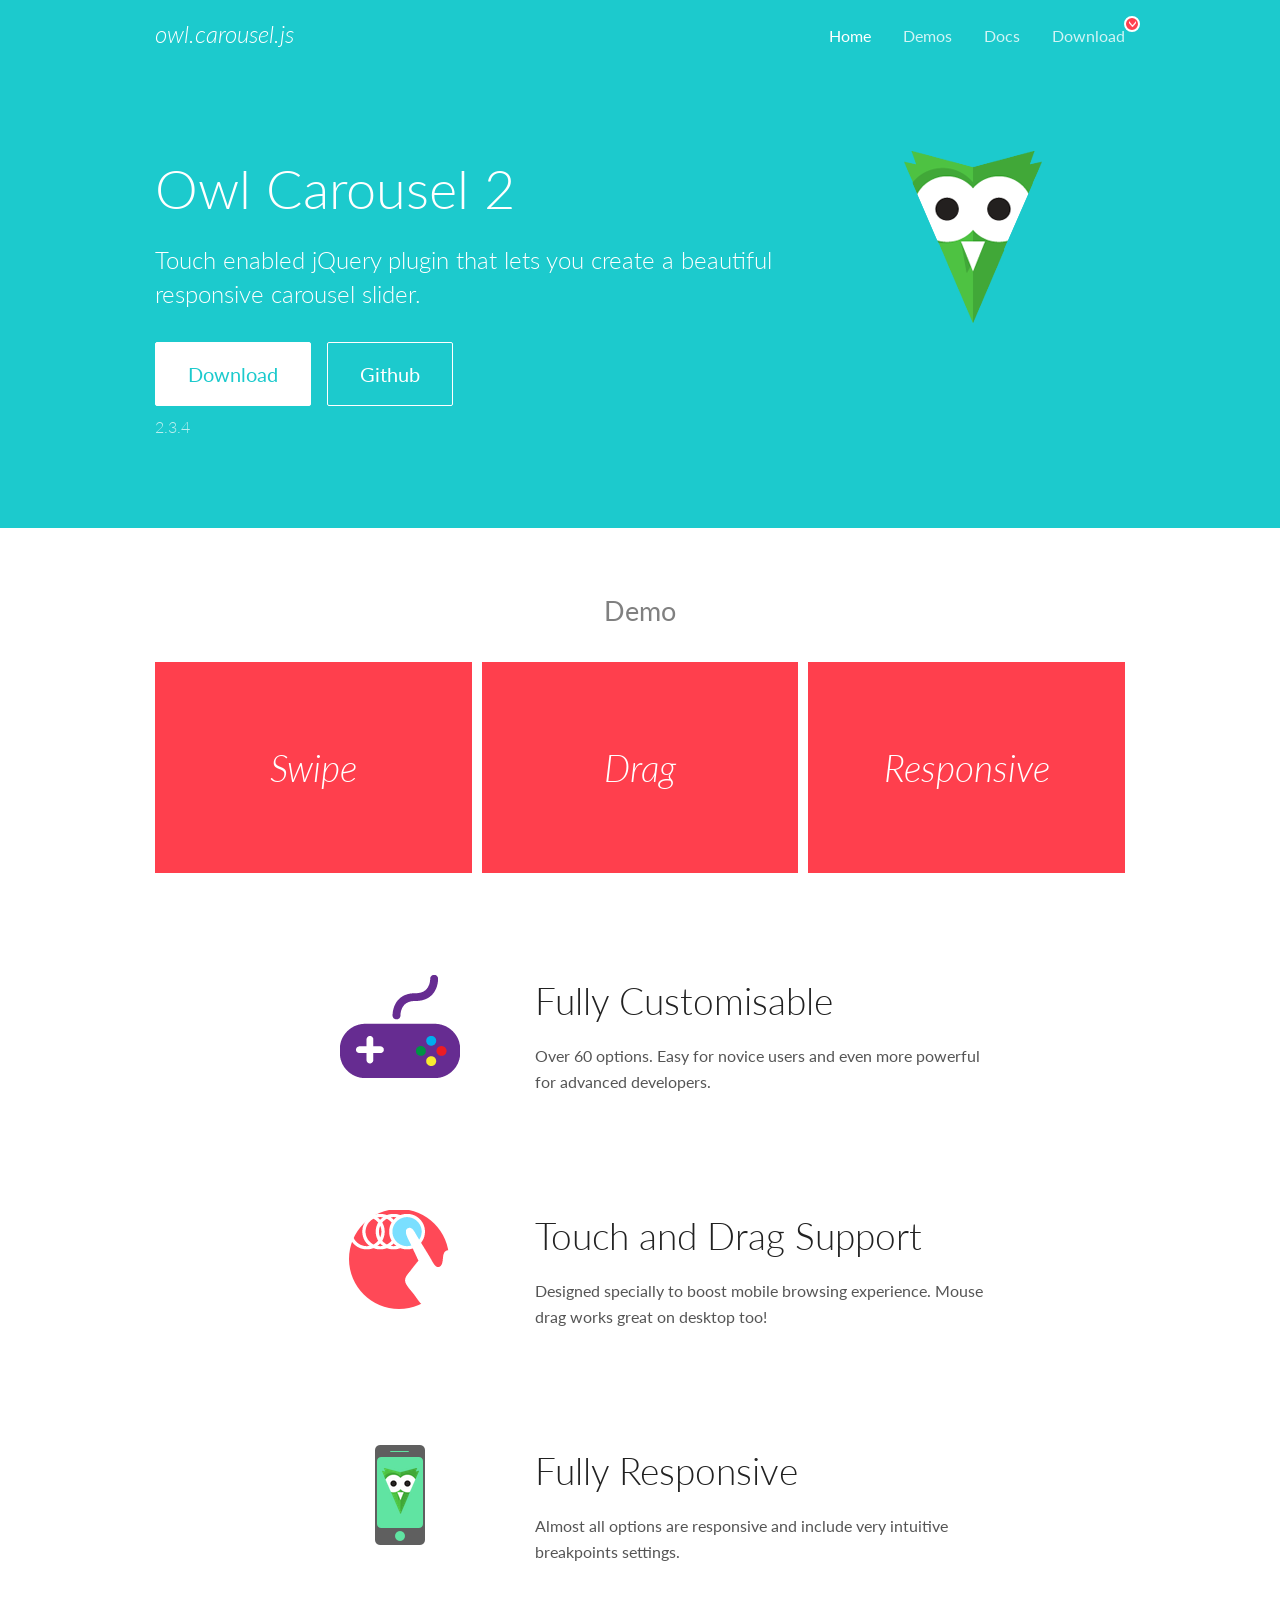
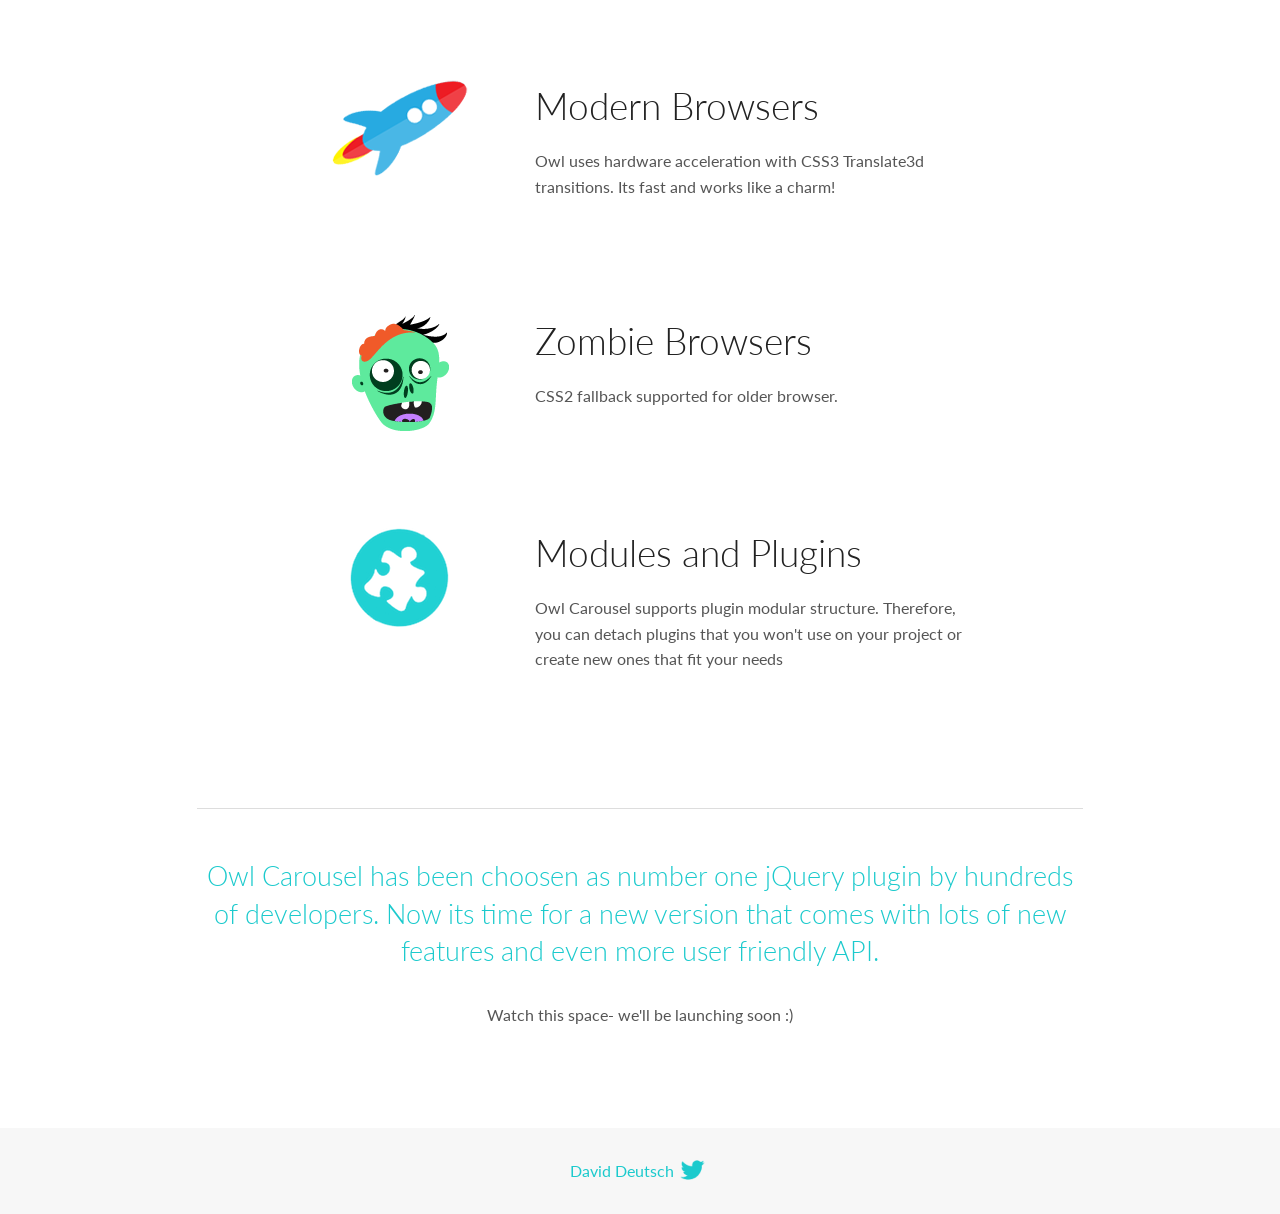
<file: vendor/owlcarousel/docs/index.html>
<!DOCTYPE html>
<html lang="en">
  <head>

    <!-- head -->
    <meta charset="utf-8">
    <meta name="msapplication-tap-highlight" content="no" />
    <meta name="viewport" content="width=device-width, initial-scale=1.0" />
    <meta name="description" content="Touch enabled jQuery plugin that lets you create beautiful responsive carousel slider.">
    <meta name="author" content="David Deutsch">
    <title>
      Home | Owl Carousel | 2.3.4
    </title>

    <!-- Stylesheets -->
    <link href='https://fonts.googleapis.com/css?family=Lato:300,400,700,400italic,300italic' rel='stylesheet' type='text/css'>
    <link rel="stylesheet" href="assets/css/docs.theme.min.css">

    <!-- Owl Stylesheets -->
    <link rel="stylesheet" href="assets/owlcarousel/assets/owl.carousel.min.css">
    <link rel="stylesheet" href="assets/owlcarousel/assets/owl.theme.default.min.css">

    <!-- HTML5 shim and Respond.js IE8 support of HTML5 elements and media queries -->

    <!--[if lt IE 9]>
      <script src="https://oss.maxcdn.com/libs/html5shiv/3.7.0/html5shiv.js"></script>
      <script src="https://oss.maxcdn.com/libs/respond.js/1.3.0/respond.min.js"></script>
    <![endif]-->

    <!-- Favicons -->
    <link rel="apple-touch-icon-precomposed" sizes="144x144" href="assets/ico/apple-touch-icon-144-precomposed.png">
    <link rel="shortcut icon" href="assets/ico/favicon.png">
    <link rel="shortcut icon" href="favicon.ico">

    <!-- Yeah i know js should not be in header. Its required for demos.-->

    <!-- javascript -->
    <script src="assets/vendors/jquery.min.js"></script>
    <script src="assets/owlcarousel/owl.carousel.js"></script>
  </head>
  <body>

    <!-- header -->
    <header class="header">
      <div class="row">
        <div class="large-12 columns">
          <div class="brand left">
            <h3>
              <a href="/OwlCarousel2/">owl.carousel.js</a> 
            </h3>
          </div>
          <a id="toggle-nav" class="right">
            <span></span> <span></span> <span></span> 
          </a> 
          <div class="nav-bar">
            <ul class="clearfix">
              <li class="active">
                <a href="/OwlCarousel2/index.html">Home</a> 
              </li>
              <li> <a href="/OwlCarousel2/demos/demos.html">Demos</a>  </li>
              <li> <a href="/OwlCarousel2/docs/started-welcome.html">Docs</a>  </li>
              <li>
                <a href="https://github.com/OwlCarousel2/OwlCarousel2/archive/2.3.4.zip">Download</a> 
                <span class="download"></span> 
              </li>
            </ul>
          </div>
        </div>
      </div>
    </header>

    <!-- home panel -->
    <section id="hero">
      <div class="row">
        <div class="large-8 medium-8 columns">
          <h1>Owl Carousel 2</h1>
          <h4>Touch enabled jQuery plugin that lets you create a beautiful responsive carousel slider.</h4>
          <a href="https://github.com/OwlCarousel2/OwlCarousel2/archive/2.3.4.zip" class="hero-button">Download</a> 
          <a href="https://github.com/OwlCarousel2/OwlCarousel2" class="hero-button outline">Github</a> 
          <p>2.3.4</p>
        </div>
        <div class="large-4 medium-4 columns">
          <img class="owl-logo" src="assets/img/owl-logo.png" alt="mr. Owl">
        </div>
      </div>
    </section>

    <!-- body -->
    <div class="home-demo">
      <div class="row">
        <div class="large-12 columns">
          <h3>Demo</h3>
          <div class="owl-carousel">
            <div class="item">
              <h2>Swipe</h2>
            </div>
            <div class="item">
              <h2>Drag</h2>
            </div>
            <div class="item">
              <h2>Responsive</h2>
            </div>
            <div class="item">
              <h2>CSS3</h2>
            </div>
            <div class="item">
              <h2>Fast</h2>
            </div>
            <div class="item">
              <h2>Easy</h2>
            </div>
            <div class="item">
              <h2>Free</h2>
            </div>
            <div class="item">
              <h2>Upgradable</h2>
            </div>
            <div class="item">
              <h2>Tons of options</h2>
            </div>
            <div class="item">
              <h2>Infinity</h2>
            </div>
            <div class="item">
              <h2>Auto Width</h2>
            </div>
          </div>
        </div>
      </div>
    </div>
    <script>
      var owl = $('.owl-carousel');
      owl.owlCarousel({
        margin: 10,
        loop: true,
        responsive: {
          0: {
            items: 1
          },
          600: {
            items: 2
          },
          1000: {
            items: 3
          }
        }
      })
    </script>

    <!-- features -->
    <div id="features">
      <div class="row">
        <div class="small-12 medium-9 small-centered columns">
          <section class="row feature">
            <div class="medium-4 small-12 columns">
              <img src="assets/img/feature-options.png" alt="">
            </div>
            <div class="medium-8 small-12 columns">
              <h2>Fully Customisable</h2>
              <p>Over 60 options. Easy for novice users and even more powerful for advanced developers.</p>
            </div>
          </section>
          <section class="row feature">
            <div class="medium-4 small-12 columns">
              <img src="assets/img/feature-drag.png" alt="">
            </div>
            <div class="medium-8 small-12 columns">
              <h2>Touch and Drag Support</h2>
              <p>Designed specially to boost mobile browsing experience. Mouse drag works great on desktop too!</p>
            </div>
          </section>
          <section class="row feature">
            <div class="medium-4 small-12 columns">
              <img src="assets/img/feature-responsive.png" alt="">
            </div>
            <div class="medium-8 small-12 columns">
              <h2>Fully Responsive</h2>
              <p>Almost all options are responsive and include very intuitive breakpoints settings.</p>
            </div>
          </section>
          <section class="row feature">
            <div class="medium-4 small-12 columns">
              <img src="assets/img/feature-modern.png" alt="">
            </div>
            <div class="medium-8 small-12 columns">
              <h2>Modern Browsers</h2>
              <p>Owl uses hardware acceleration with CSS3 Translate3d transitions. Its fast and works like a charm! </p>
            </div>
          </section>
          <section class="row feature">
            <div class="medium-4 small-12 columns">
              <img src="assets/img/feature-zombie.png" alt="">
            </div>
            <div class="medium-8 small-12 columns">
              <h2>Zombie Browsers</h2>
              <p>CSS2 fallback supported for older browser.</p>
            </div>
          </section>
          <section class="row feature">
            <div class="medium-4 small-12 columns">
              <img src="assets/img/feature-module.png" alt="">
            </div>
            <div class="medium-8 small-12 columns">
              <h2>Modules and Plugins</h2>
              <p>Owl Carousel supports plugin modular structure. Therefore, you can detach plugins that you won&#x27;t use on your project or create new ones that fit your needs</p>
            </div>
          </section>
        </div>
      </div>
    </div>

    <!-- footer -->
    <section id="teaser-text">
      <div class="row">
        <div class="small-12 medium-11 small-centered columns">
          <hr>
          <h3 id="owl-carousel-has-been-choosen-as-number-one-jquery-plugin-by-hundreds-of-developers-now-its-time-for-a-new-version-that-comes-with-lots-of-new-features-and-even-more-user-friendly-api-">Owl Carousel has been choosen as number one jQuery plugin by hundreds of developers. Now its time for a new version that comes with lots of new features and even more user friendly API.</h3>
          <p>Watch this space- we&#39;ll be launching soon :)</p>
        </div>
      </div>
    </section>

    <!-- footer -->
    <footer class="footer">
      <div class="row">
        <div class="large-12 columns">
          <h5>
            <a href="/OwlCarousel2/docs/support-contact.html">David Deutsch</a> 
            <a id="custom-tweet-button" href="https://twitter.com/share?url=https://github.com/OwlCarousel2/OwlCarousel2&text=Owl Carousel - This is so awesome! " target="_blank"></a> 
          </h5>
        </div>
      </div>
    </footer>

    <!-- vendors -->
    <script src="assets/vendors/highlight.js"></script>
    <script src="assets/js/app.js"></script>
  </body>
</html>
</file>
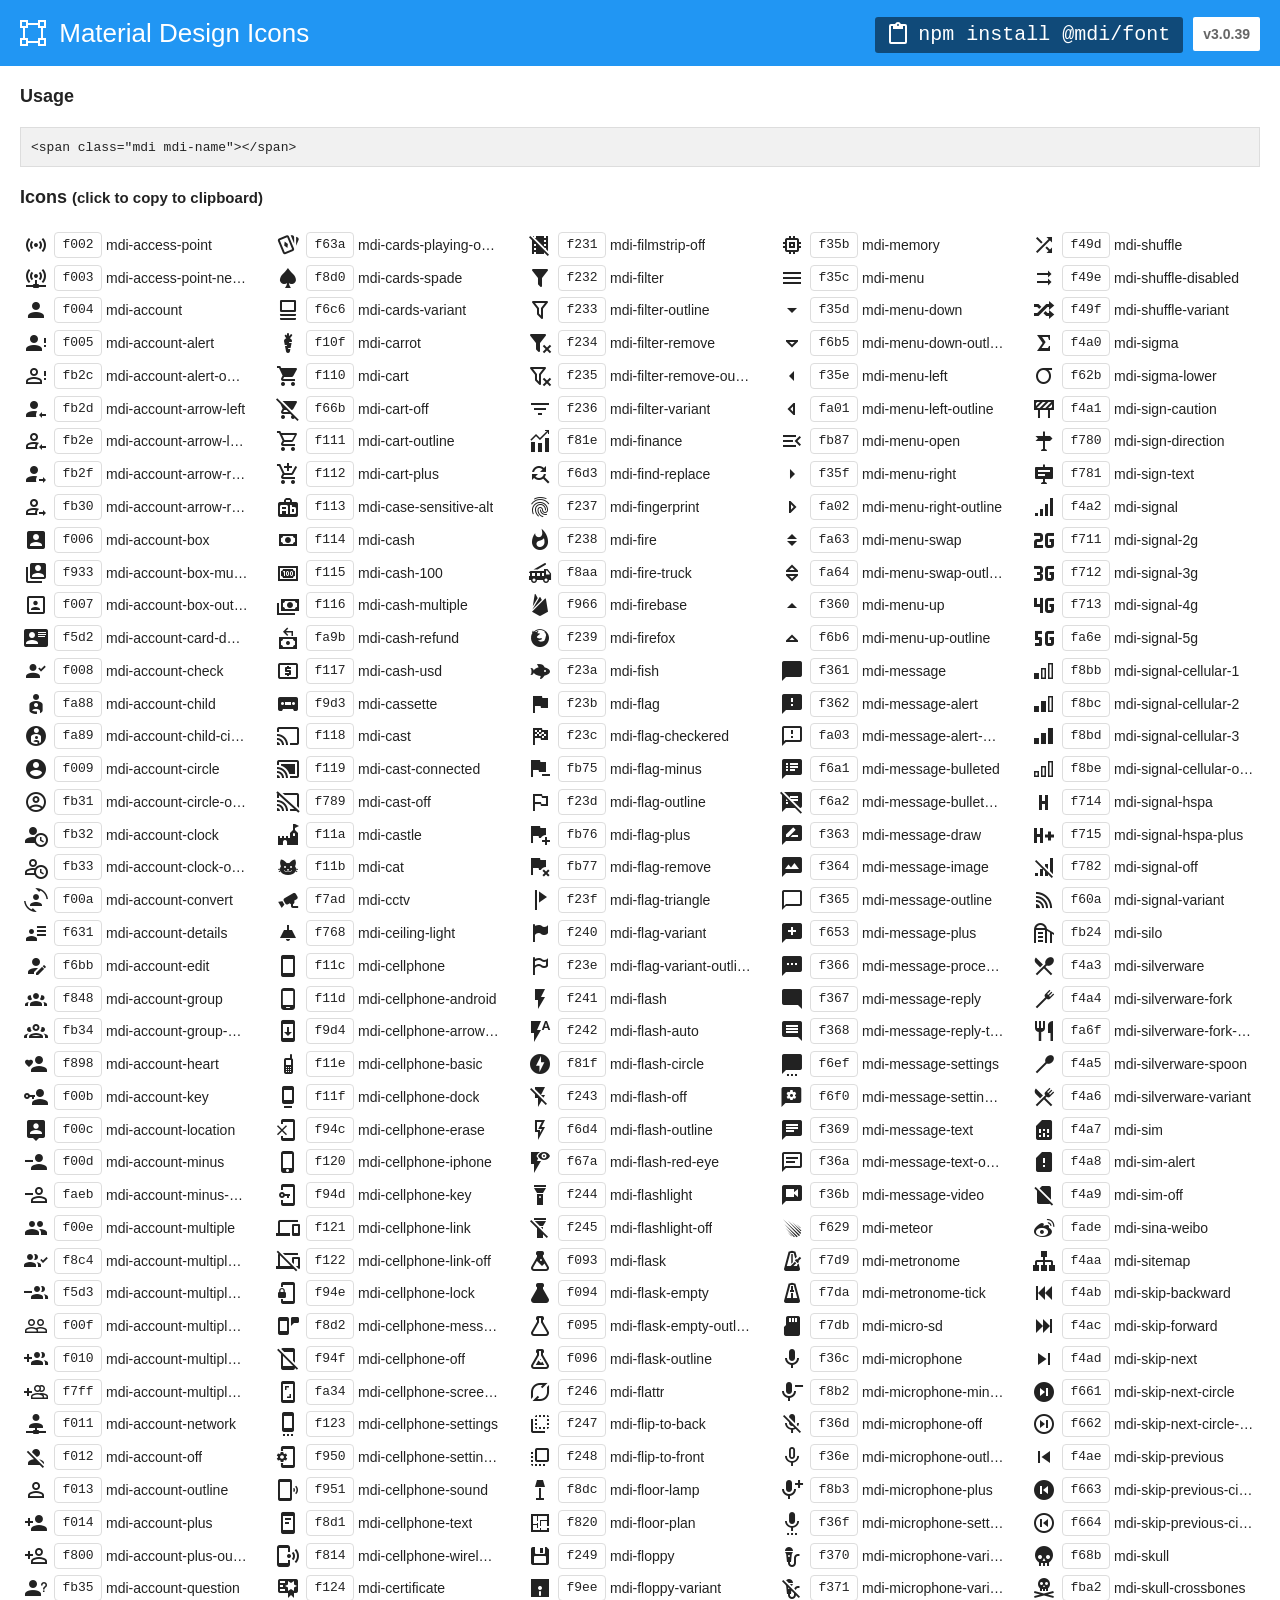
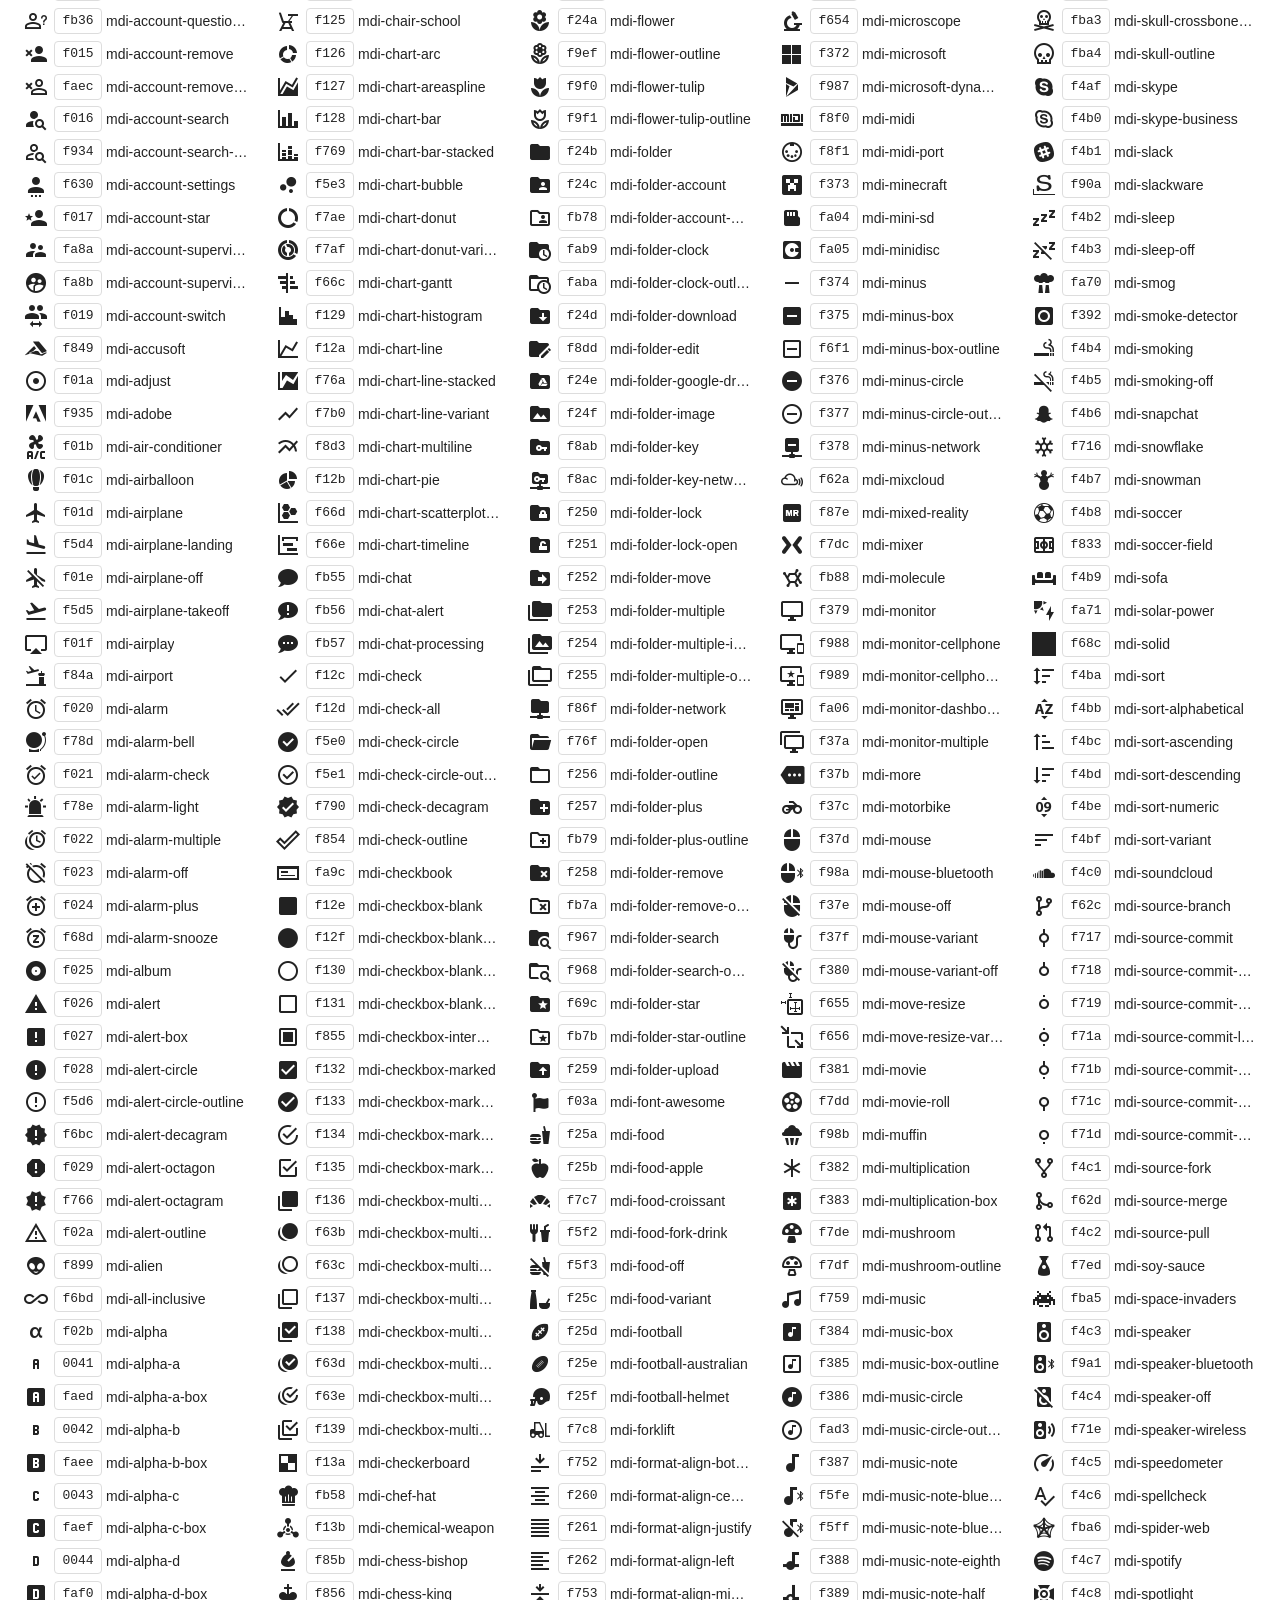
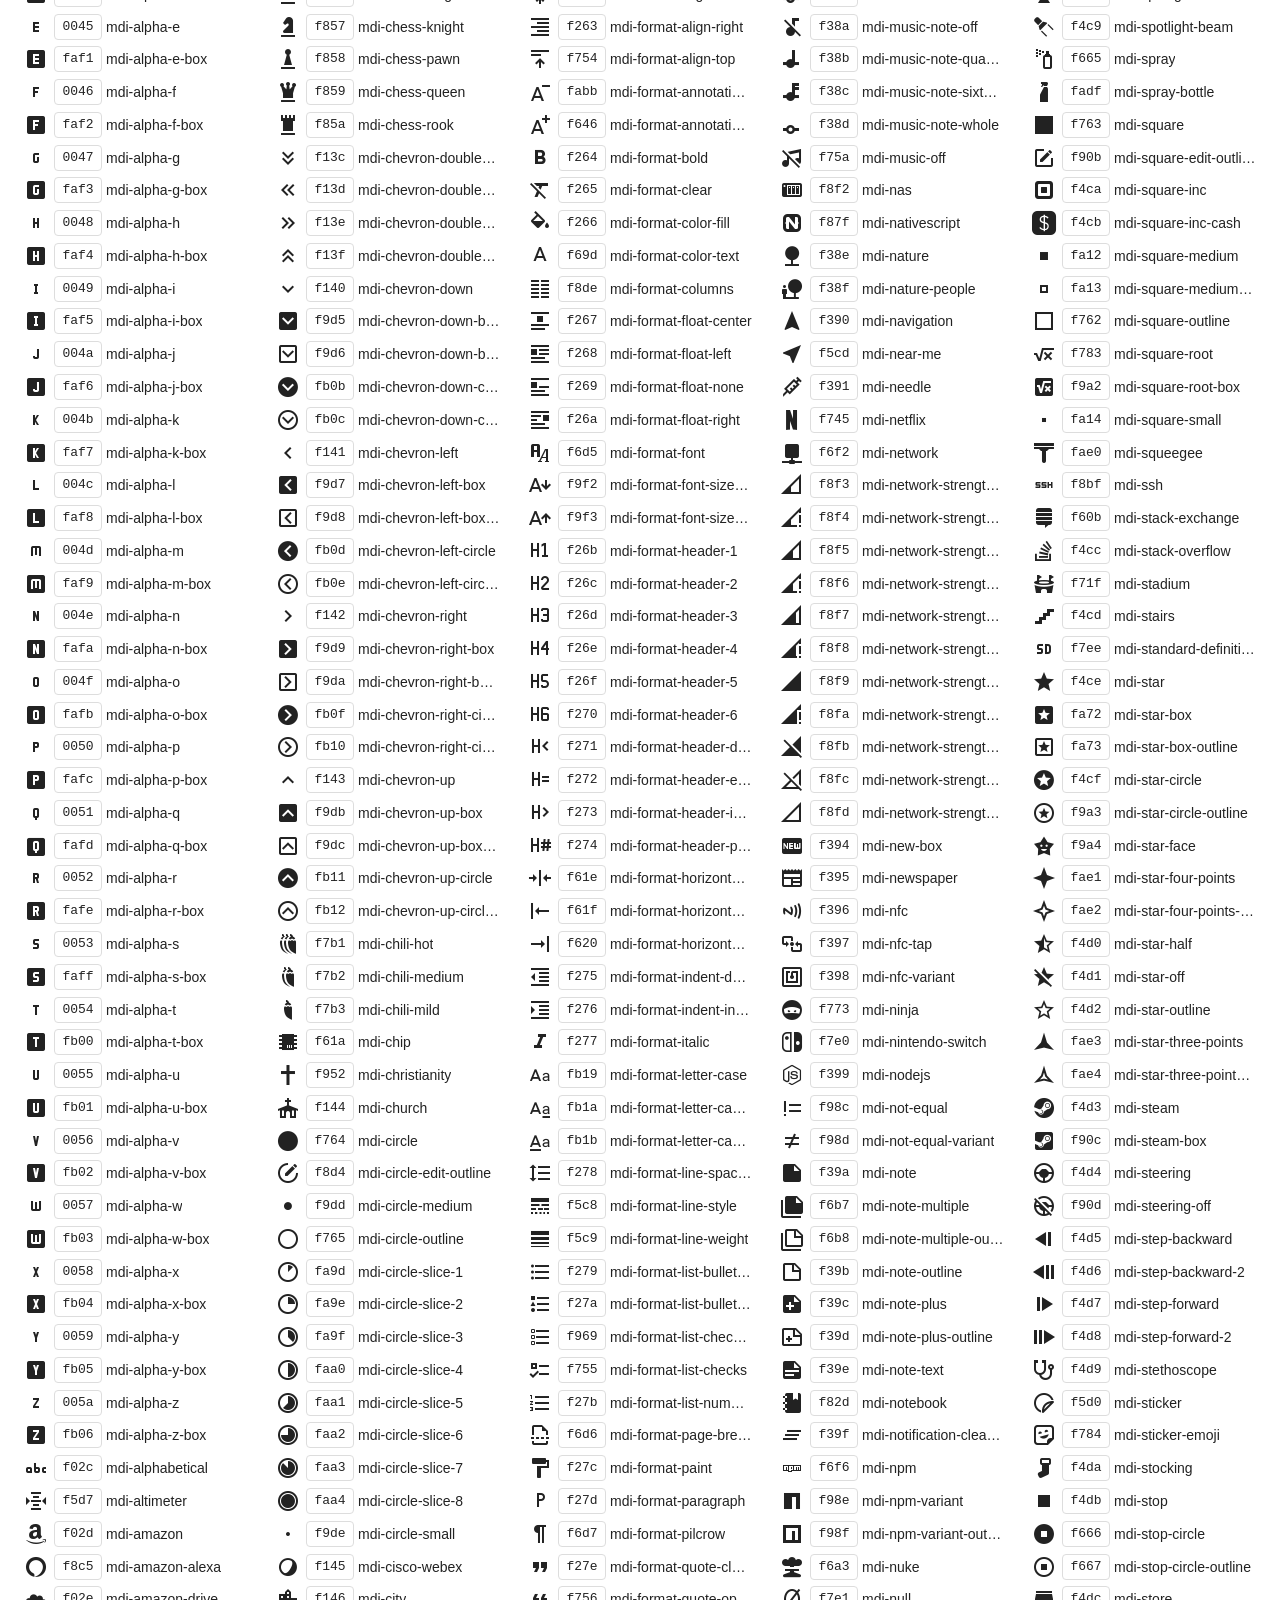
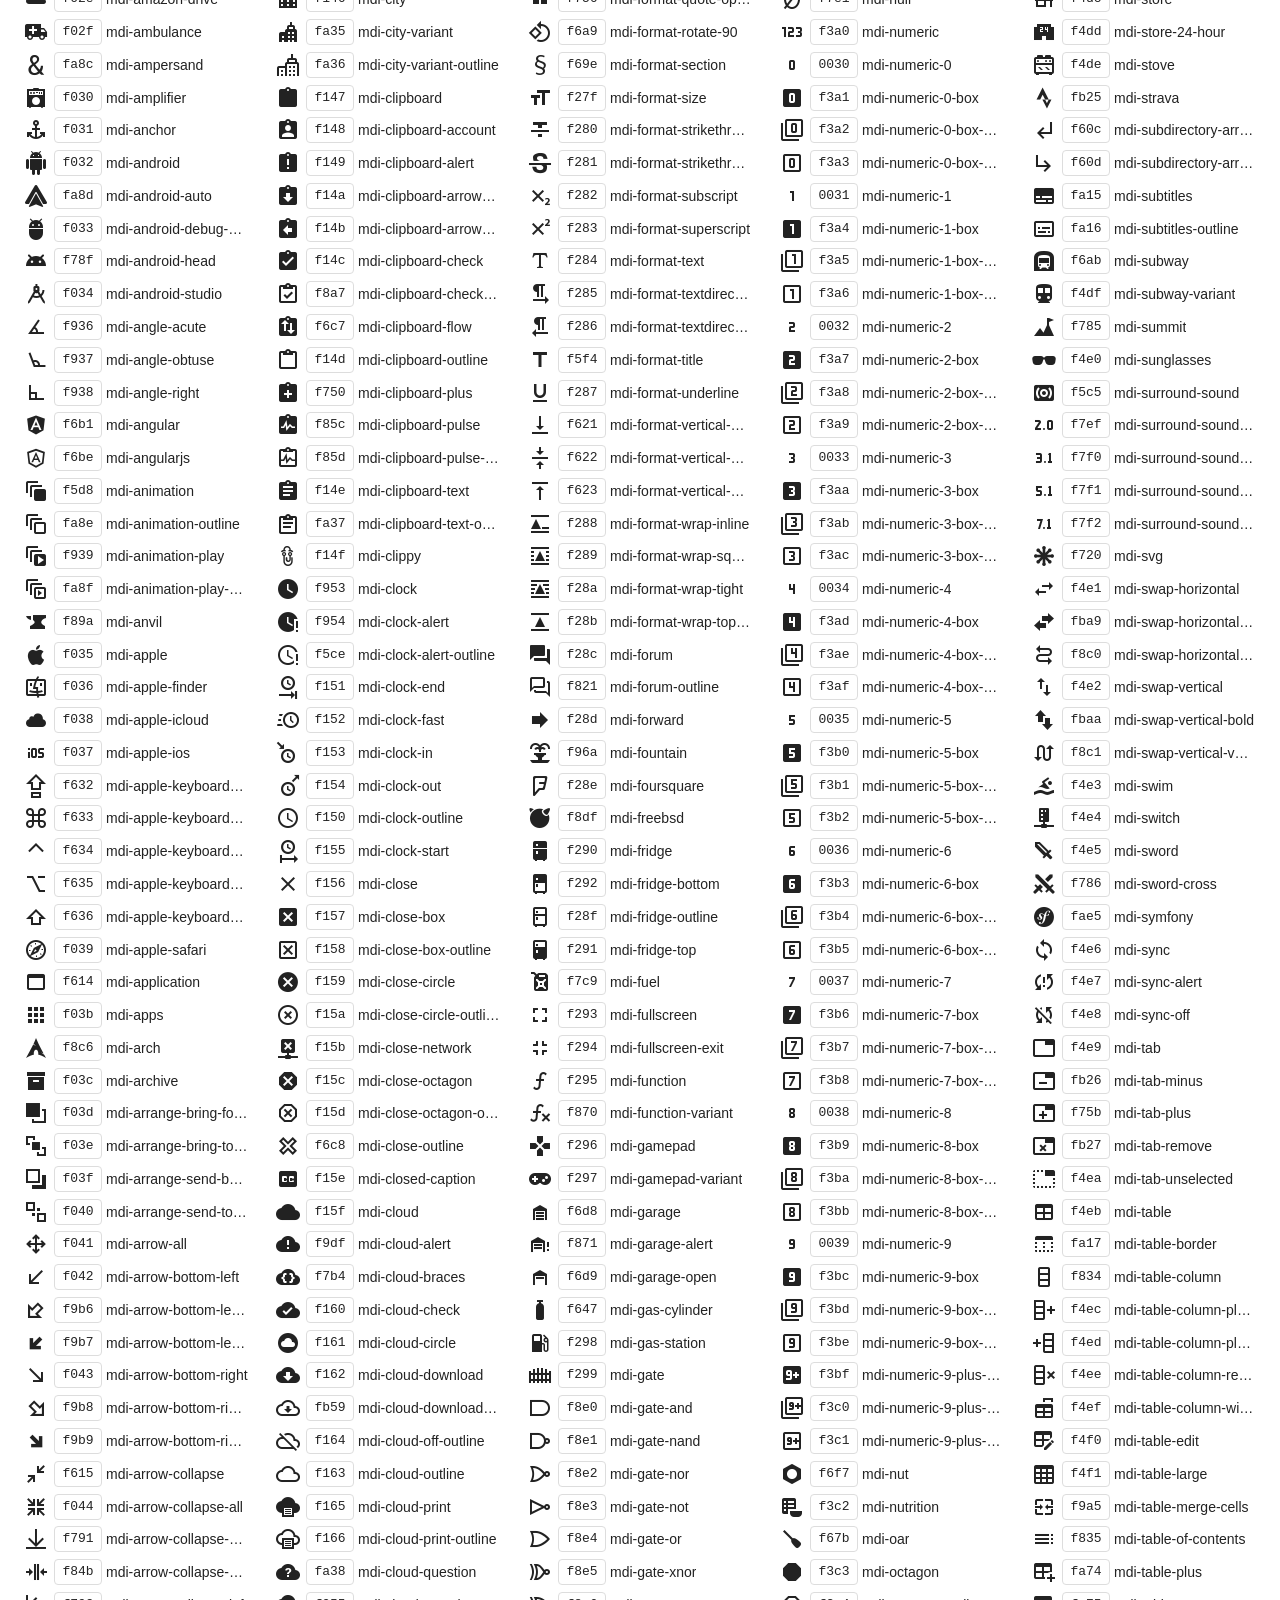
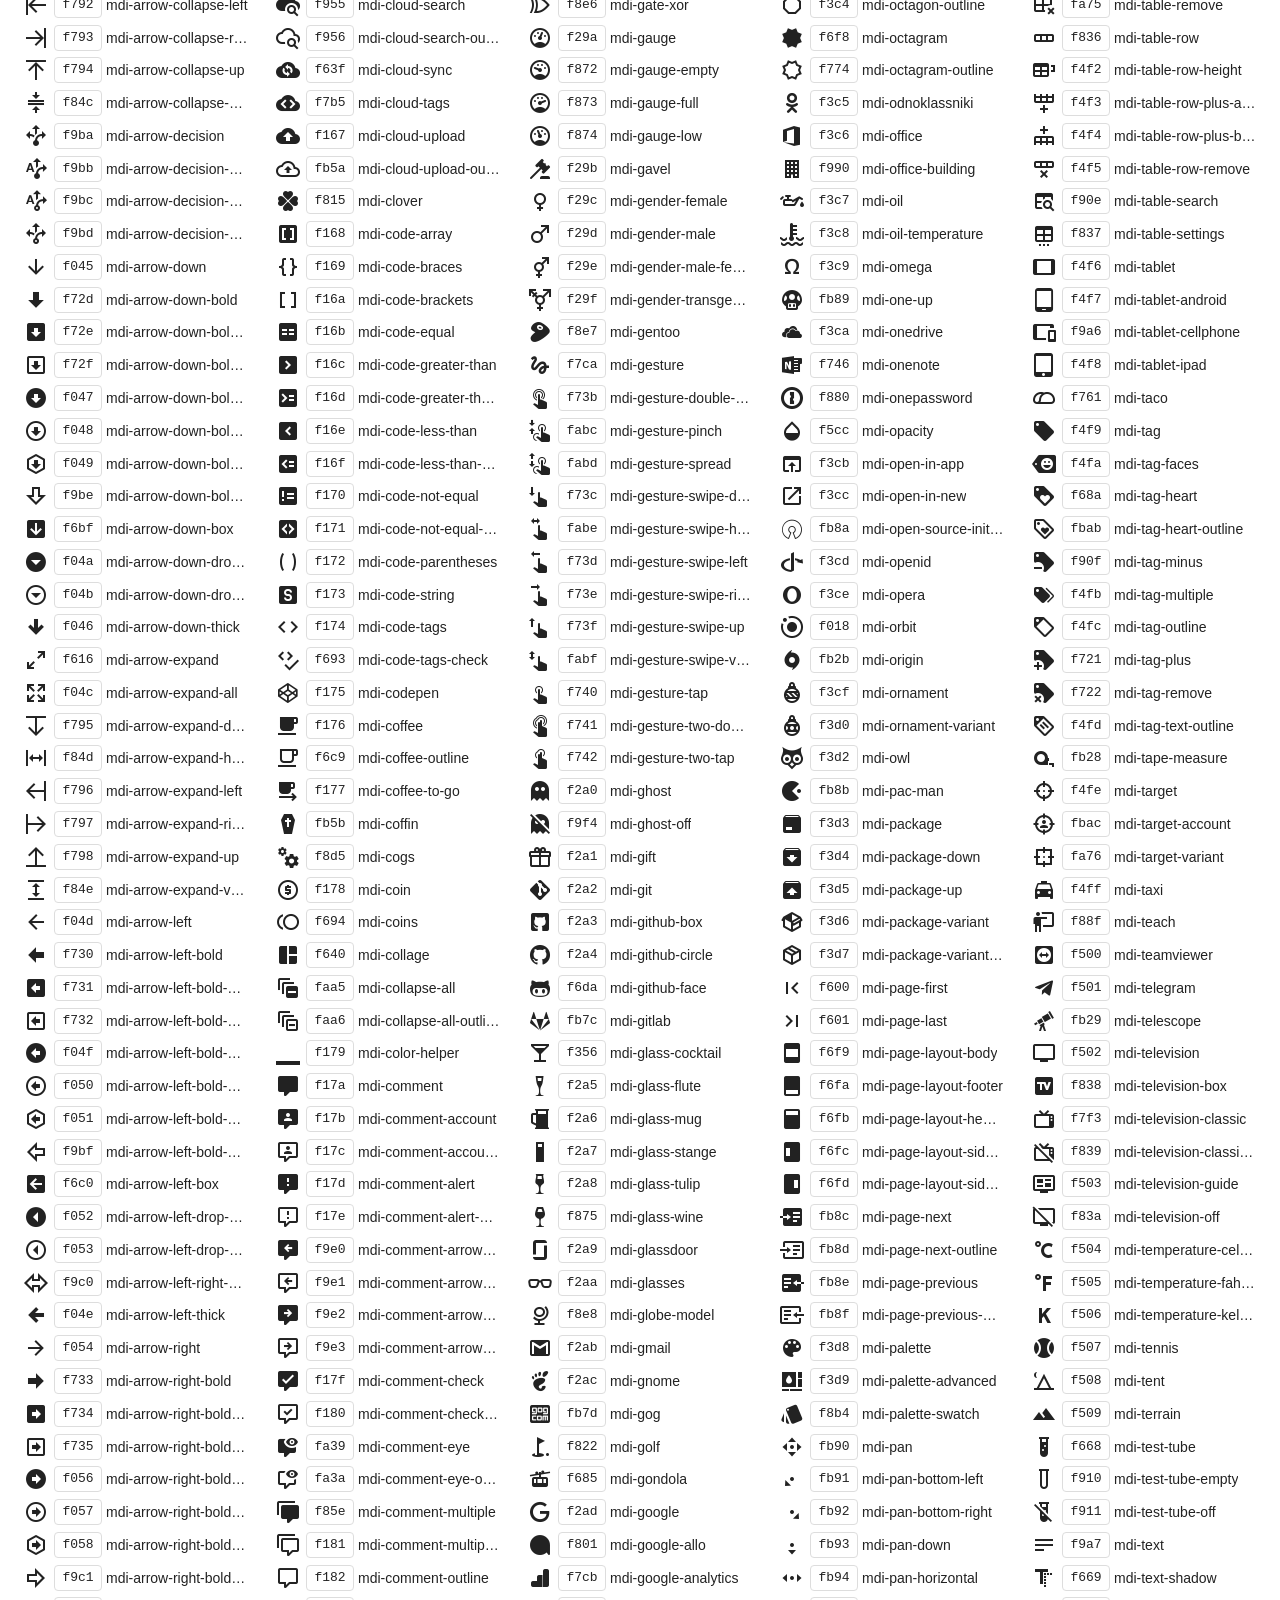
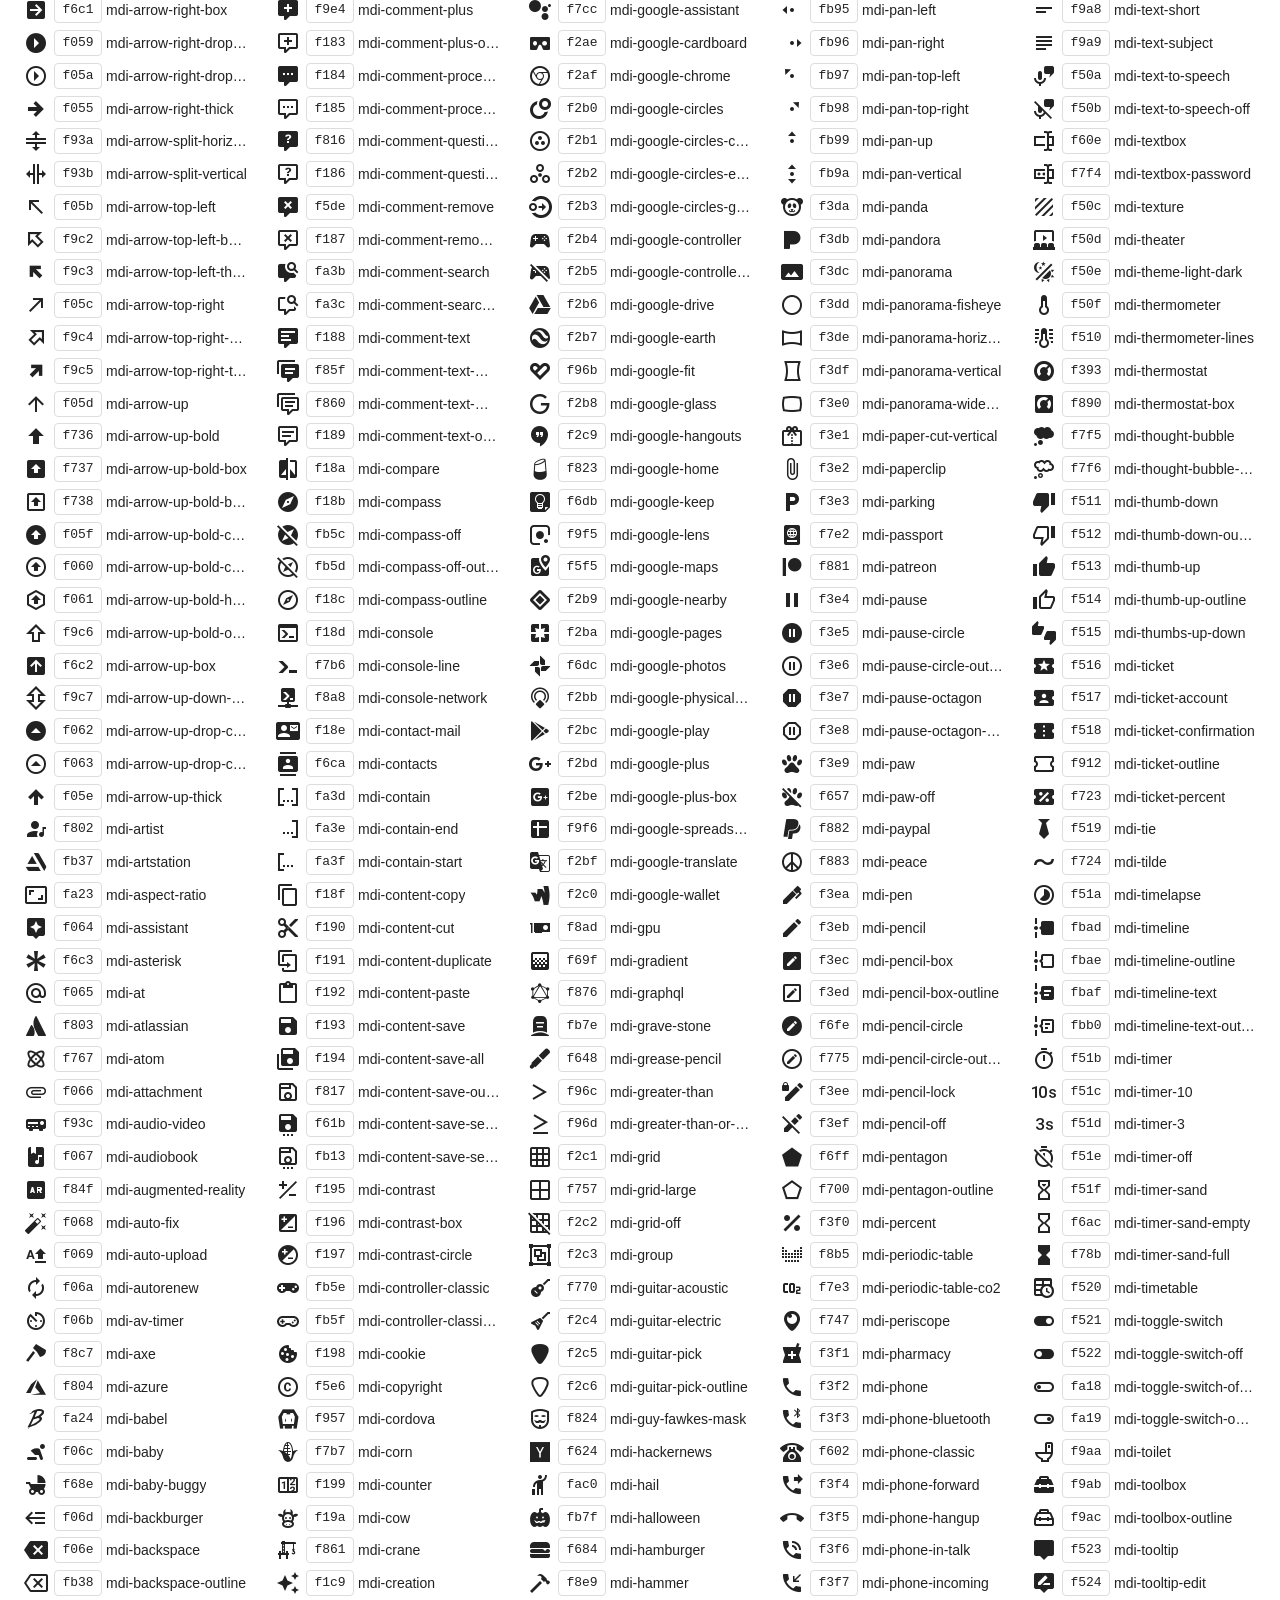
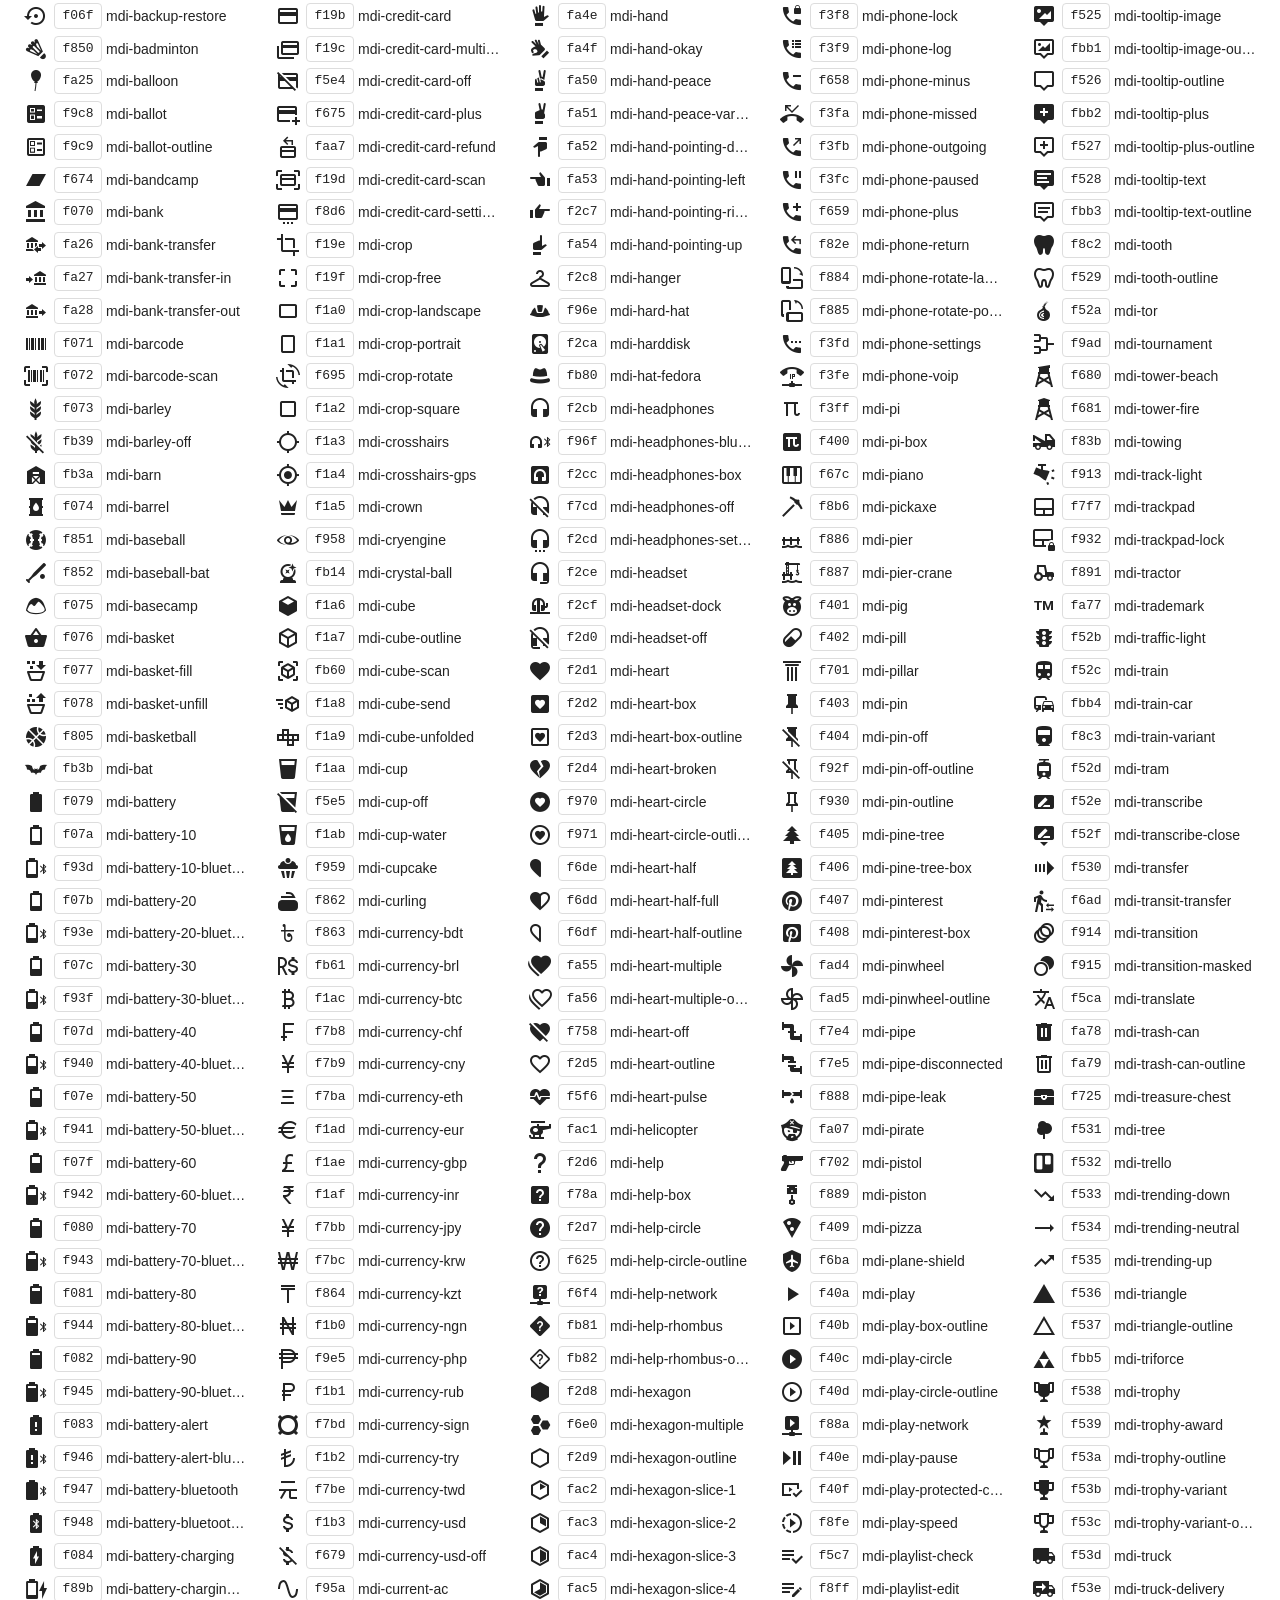
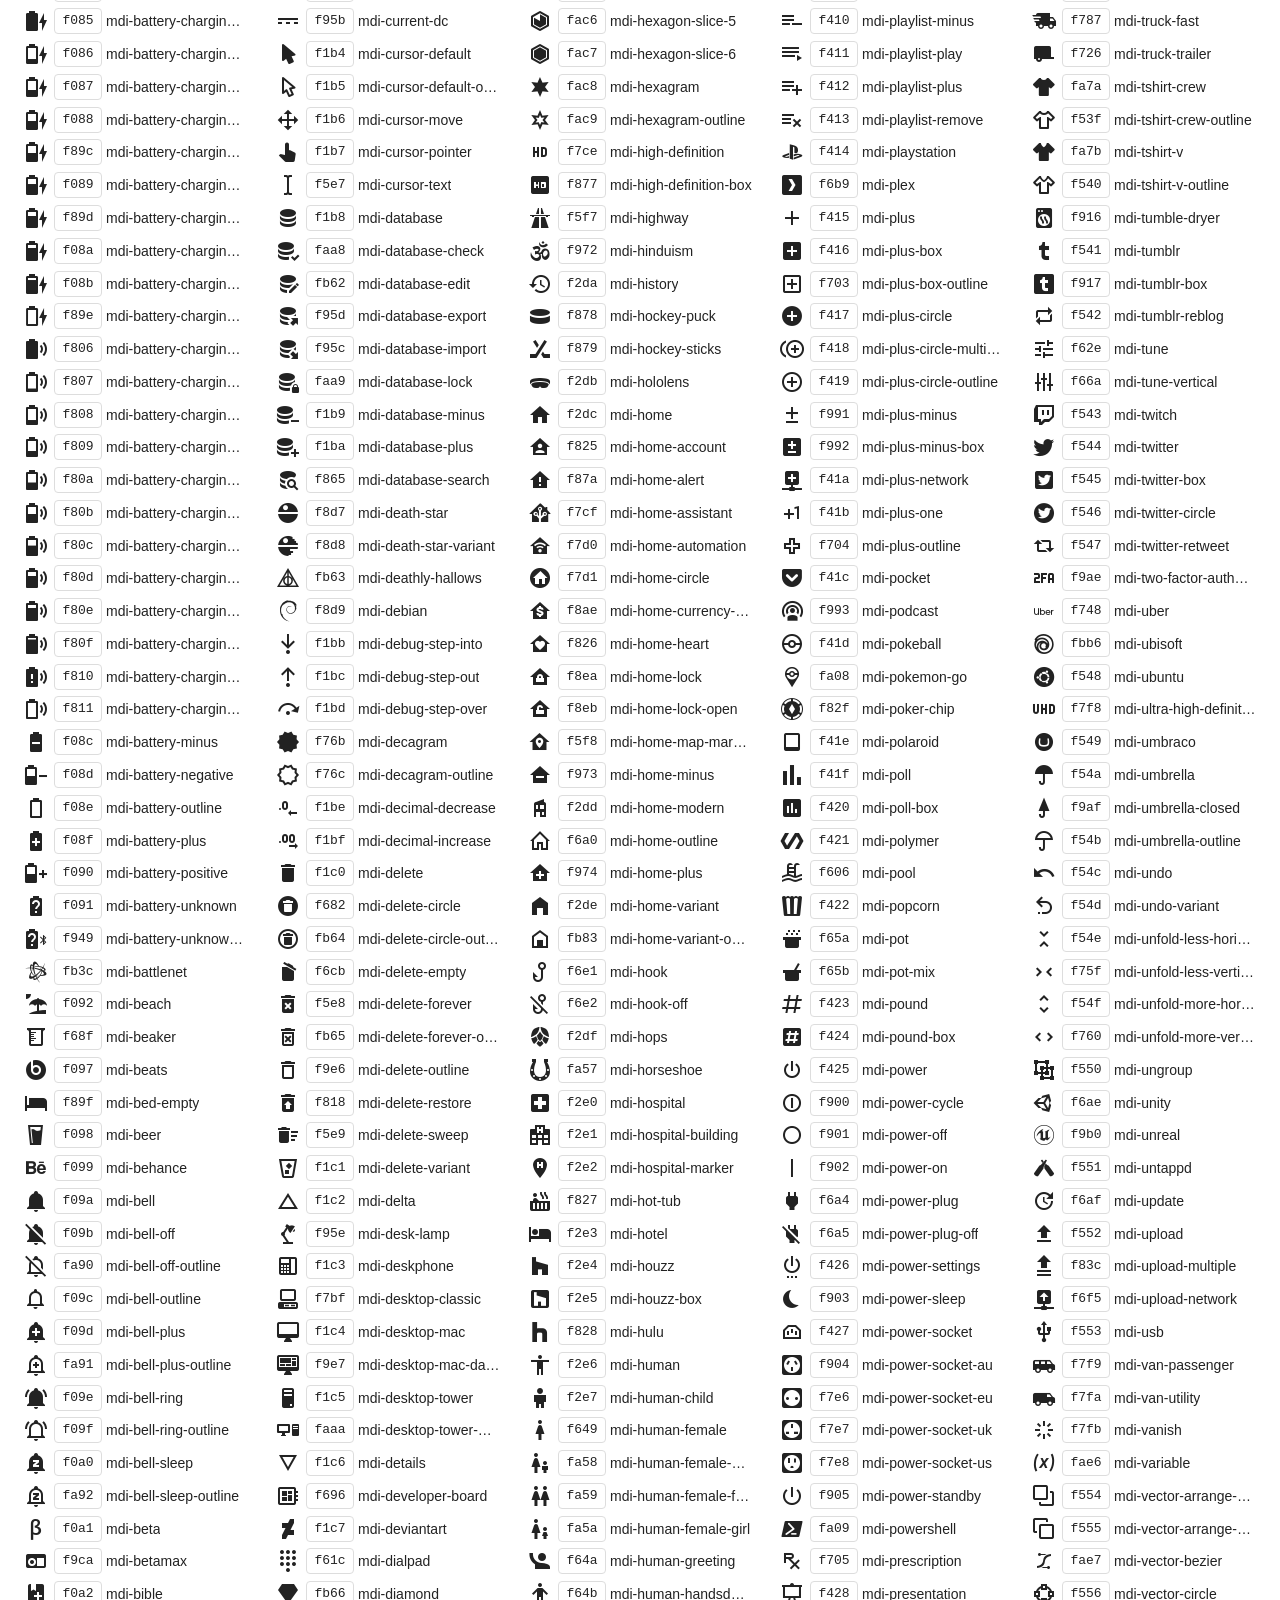
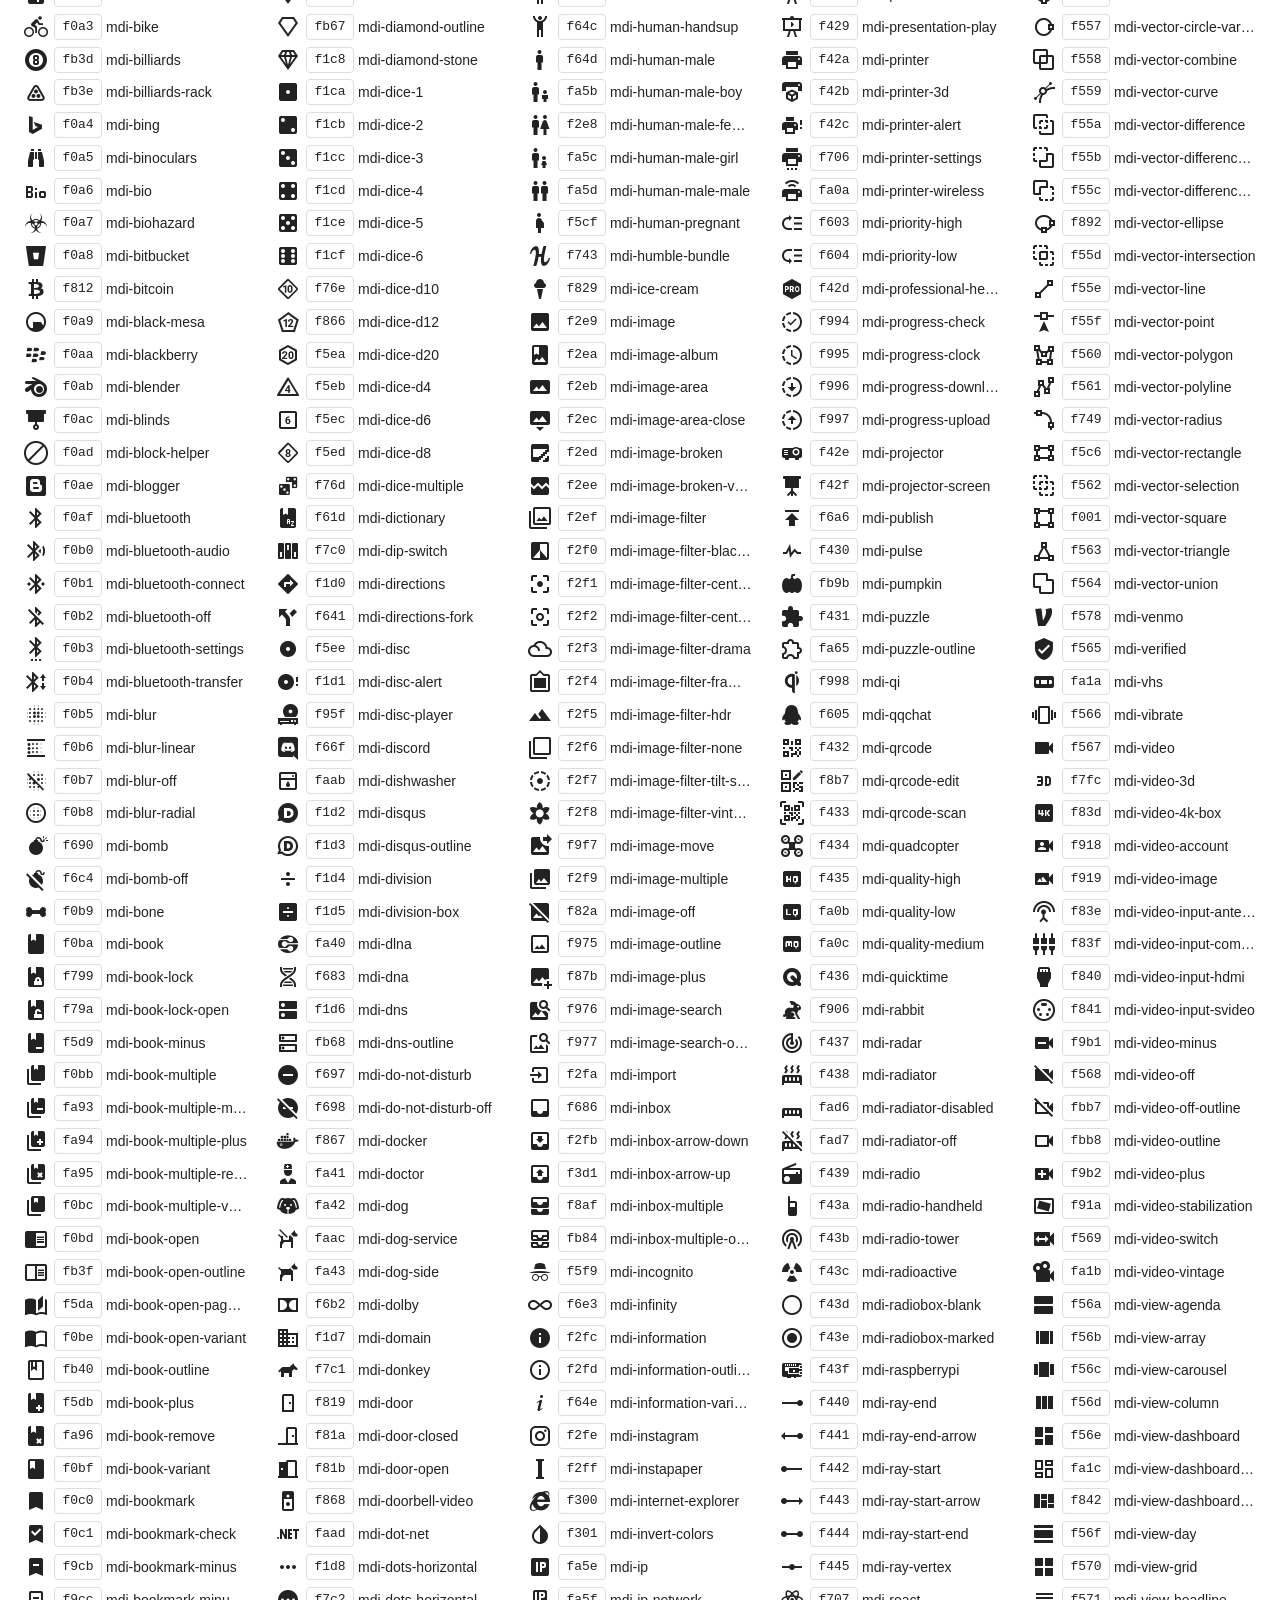
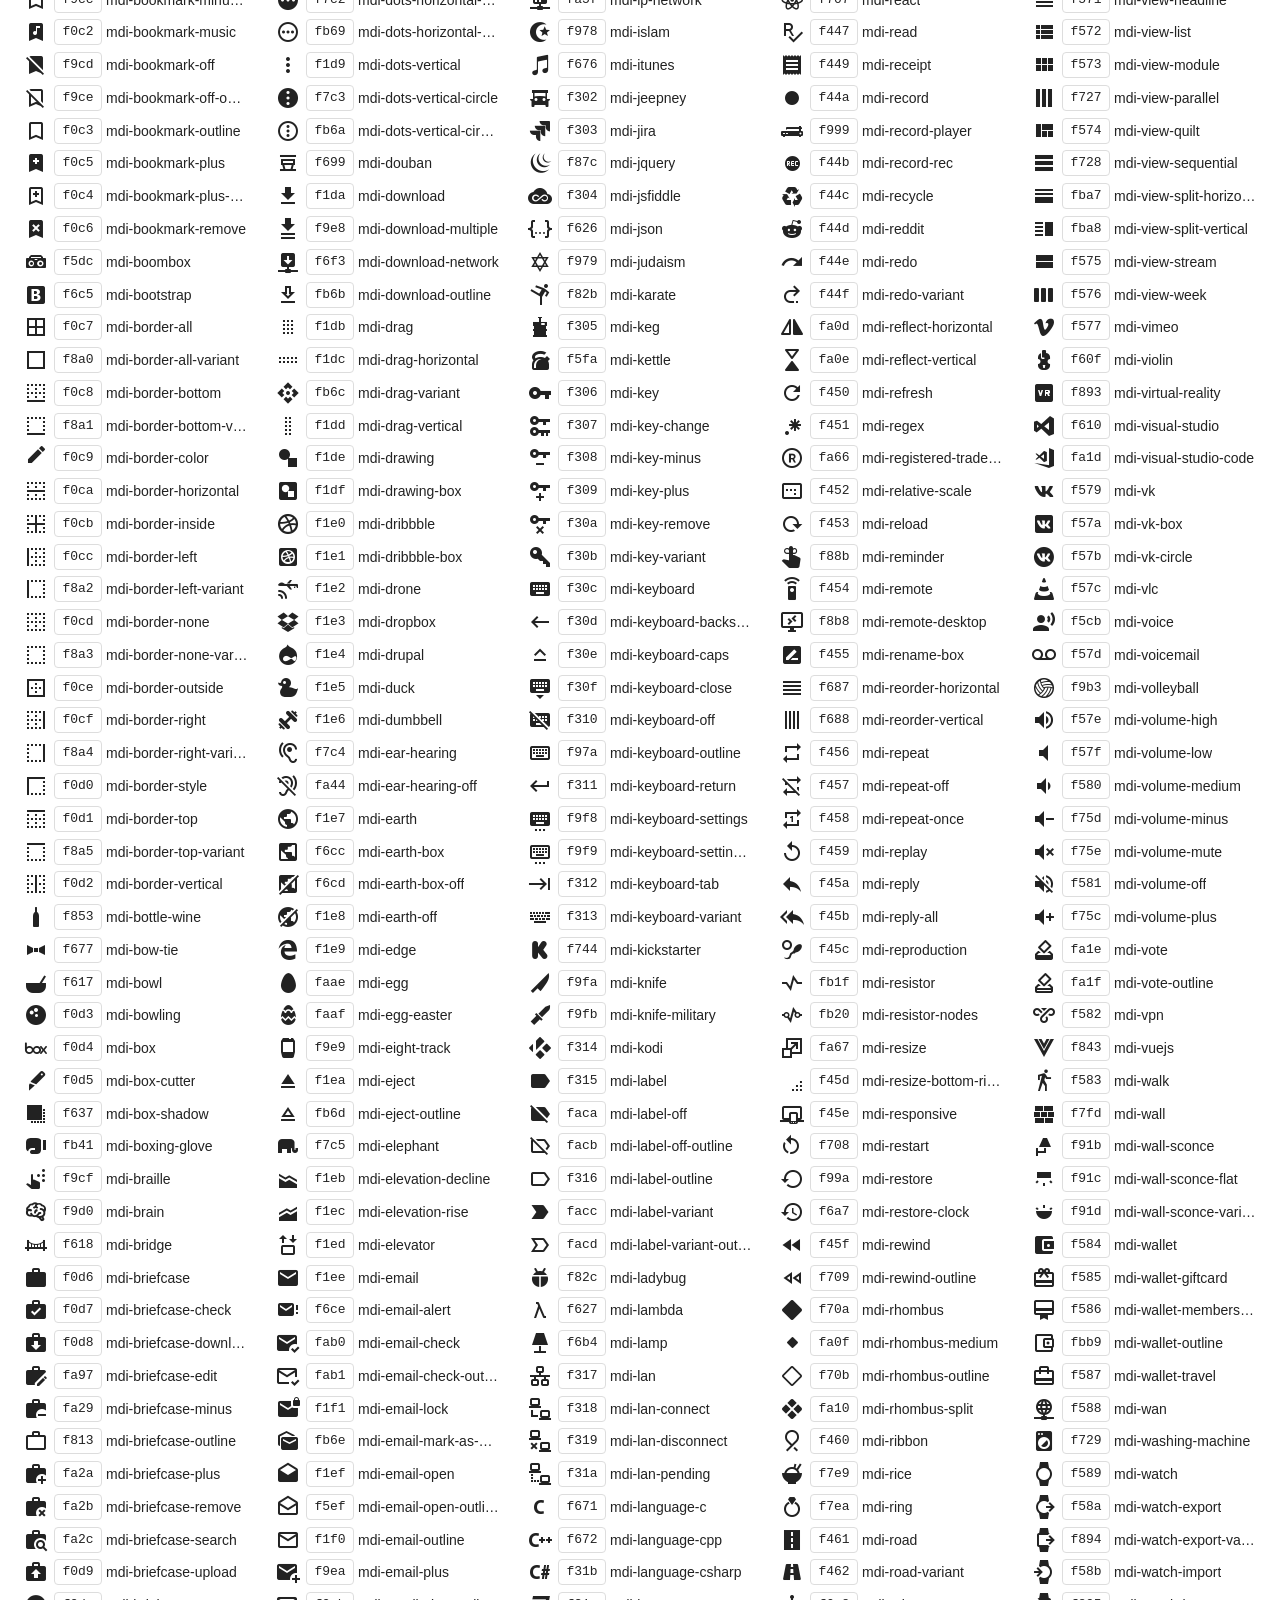
<file: fonticons/material-webfont/preview.html>
﻿<!doctype html>
<html>
<head>
    <meta charset="utf-8" />
    <title>Material Design Icons</title>
    <style>
        * {
            margin: 0;
            padding: 0;
        }

        body {
            margin: 0;
            padding: 0;
            background: #fff;
            color: #222;
        }

        h1, h2, h3, p, div, footer {
            font-family: "Helvetica Neue", Arial, sans-serif;
        }

        h1 {
            padding: 20px 20px 16px 20px;
            font-size: 26px;
            line-height: 26px;
            font-weight: normal;
            color: #FFF;
            background-color: #2196F3;
        }

        h1 svg {
            vertical-align: middle;
            width: 26px;
            height: 26px;
            margin: 0 6px 4px 0;
        }

        h1 svg path {
            fill: #FFF;
        }

        h1 .version {
            font-size: 14px;
            background: #FFF;
            padding: 4px 10px;
            float: right;
            border-radius: 2px;
            margin: -3px 0 0 0;
            color: #666;
            font-weight: bold;
        }

        h1 .version::before {
            content: 'v';
        }

        h1 code {
            font-size: 20px;
            background: rgba(0,0,0,0.5);
            padding: 4px 12px;
            border-radius: 3px;
            float: right;
            margin: -3px 10px 0 0;
            border: 1px solid transparent;
            cursor: pointer;
        }

        h1 code:hover {
            border: 1px solid #FFF;
        }

        h1 code svg {
            width: 24px;
            height: 24px;
            margin: -1px -4px 0 -2px
        }

        h2 {
            font-size: 18px;
            padding: 20px;
        }

        h3 {
            font-size: 14px;
            padding: 10px 20px 0 20px;
            font-weight: bold;
        }

        p {
            padding: 10px 20px;
        }

        p code {
            display: inline-block;
            vertical-align: middle;
            background: #F1F1F1;
            padding: 3px 5px;
            border-radius: 3px;
            border: 1px solid #DDD;
        }

        p i.mdi {
            vertical-align: middle;
            border-radius: 4px;
            display: inline-block;
        }

        p i.mdi.dark-demo {
            background: #333;
        }

        p.note {
            color: #999;
            font-size: 14px;
            padding: 0 20px 5px 20px;
        }

        .icons {
            padding: 0 20px 10px 20px;
            -webkit-column-count: 5;
            -moz-column-count: 5;
            column-count: 5;
            -webkit-column-gap: 20px;
            -moz-column-gap: 20px;
            column-gap: 20px;
        }

        .icons div {
            line-height: 2em;
        }

        .icons div span {
            cursor: pointer;
            font-size: 14px;
            text-overflow: ellipsis;
            display: inline-block;
            max-width: calc(100% - 90px);
            overflow: hidden;
            vertical-align: middle;
            white-space: nowrap;
        }

        .icons div code:hover,
        .icons div span:hover,
        .icons div i:hover {
            color: #3c90be;
        }

        .icons div code:hover {
            border-color: #3c90be;
        }

        .icons div code {
            border: 1px solid #DDD;
            width: 46px;
            margin-left: 2px;
            margin-right: 4px;
            border-radius: 4px;
            display: inline-block;
            vertical-align: middle;
            text-align: center;
            line-height: 24px;
            cursor: pointer;
        }

        .icons div i {
            display: inline-block;
            width: 32px;
            height: 24px;
            text-align: center;
            vertical-align: middle;
            cursor: pointer;
            line-height: 24px;
        }

        .icons .mdi:before {
            font-size: 24px;
        }

        pre {
            margin: 0 20px;
            font-family: Consolas, monospace;
            padding: 10px;
            border: 1px solid #DDD;
            background: #F1F1F1;
        }

        div.copied {
            position: fixed;
            top: 100px;
            left: 50%;
            width: 200px;
            text-align: center;
            color: #3c763d;
            background-color: #dff0d8;
            border: 1px solid #d6e9c6;
            padding: 10px 15px;
            border-radius: 4px;
            margin-left: -100px;
            box-shadow: 0 0 10px rgba(0, 0, 0, 0.2);
        }

        footer {
            padding: 20px;
            color: #666;
            border-top: 1px solid #DDD;
            background: #F1F1F1;
        }

        footer a {
            color: #e91e63;
            text-decoration: none;
        }
    </style>
    <link href="css/materialdesignicons.min.css" media="all" rel="stylesheet" type="text/css" />
</head>
<body>
    <h1>
        <svg>
            <path d="M0,0H8V3H18V0H26V8H23V18H26V26H18V23H8V21H18V18H21V8H18V5H8V8H5V18H8V26H0V18H3V8H0V0M2,2V6H6V2H2M2,20V24H6V20H2M20,2V6H24V2H20M20,20V24H24V20H20Z"></path>
        </svg>
        Material Design Icons
        <span class="version">3.0.39</span>
        <code id="npm" title="Copy to Clipboard">
            <svg viewBox="0 0 24 24">
                <path d="M19,20H5V4H7V7H17V4H19M12,2A1,1 0 0,1 13,3A1,1 0 0,1 12,4A1,1 0 0,1 11,3A1,1 0 0,1 12,2M19,2H14.82C14.4,0.84 13.3,0 12,0C10.7,0 9.6,0.84 9.18,2H5A2,2 0 0,0 3,4V20A2,2 0 0,0 5,22H19A2,2 0 0,0 21,20V4A2,2 0 0,0 19,2Z" />
            </svg>
            npm install @mdi/font
        </code>
    </h1>

    <h2>Usage</h2>
    <pre><code>&lt;span class=&quot;mdi mdi-<span id="name">name</span>&quot;&gt;&lt;/span&gt;</code></pre>

    <h2>Icons <small>(click to copy to clipboard)</small></h2>
    <div class="icons" id="icons"></div>

    <h2>Extras</h2>

    <p>The helper CSS classes are listed below.</p>

    <h3>Size</h3>

    <p>
        <code>mdi-18px</code> <i class="mdi mdi-18px mdi-account"></i>
        <code>mdi-24px</code> <i class="mdi mdi-24px mdi-account"></i>
        <code>mdi-36px</code> <i class="mdi mdi-36px mdi-account"></i>
        <code>mdi-48px</code> <i class="mdi mdi-48px mdi-account"></i>
    </p>

    <h3>Rotate</h3>

    <p>
        <i class="mdi mdi-48px mdi-account"></i>
        <code>mdi-rotate-45</code> <i class="mdi mdi-48px mdi-rotate-45 mdi-account"></i>
        <code>mdi-rotate-90</code> <i class="mdi mdi-48px mdi-rotate-90 mdi-account"></i>
        <code>mdi-rotate-135</code> <i class="mdi mdi-48px mdi-rotate-135 mdi-account"></i>
        <code>mdi-rotate-180</code> <i class="mdi mdi-48px mdi-rotate-180 mdi-account"></i>
        <code>mdi-rotate-225</code> <i class="mdi mdi-48px mdi-rotate-225 mdi-account"></i>
        <code>mdi-rotate-270</code> <i class="mdi mdi-48px mdi-rotate-270 mdi-account"></i>
        <code>mdi-rotate-315</code> <i class="mdi mdi-48px mdi-rotate-315 mdi-account"></i>
    </p>

    <h3>Flip</h3>

    <p>
        <i class="mdi mdi-48px mdi-account-alert"></i>
        <code>mdi-flip-h</code> <i class="mdi mdi-48px mdi-flip-h mdi-account-alert"></i>
        <code>mdi-flip-v</code> <i class="mdi mdi-48px mdi-flip-v mdi-account-alert"></i>
    </p>

    <p class="note"><strong>Note:</strong> We do not include the ability to use <code>mdi-flip-*</code> and <code>mdi-rotate-*</code> at the same time.</p>

    <h3>Spin</h3>

    <p>
        <code>mdi-spin</code> <i class="mdi mdi-48px mdi-spin mdi-loading"></i>
        <code>mdi-spin</code> <i class="mdi mdi-48px mdi-spin mdi-star"></i>
    </p>

    <h3>Color</h3>

    <p style="padding-bottom:20px;">
        <code>mdi-light</code> <i class="mdi mdi-48px mdi-light mdi-account dark-demo"></i>
        <code>mdi-light mdi-inactive</code> <i class="mdi mdi-48px mdi-light mdi-inactive mdi-account dark-demo"></i>
        <code>mdi-dark</code> <i class="mdi mdi-48px mdi-dark mdi-account"></i>
        <code>mdi-dark mdi-inactive</code> <i class="mdi mdi-48px mdi-dark mdi-inactive mdi-account"></i>
    </p>

    <footer>
        Generated with <a href="https://github.com/sapegin/grunt-webfont">grunt-webfont</a> at <a href="http://materialdesignicons.com/">MaterialDesignIcons.com</a>.
        <a href="https://www.npmjs.com/org/mdi" target="_blank">NPM @mdi Organization</a>.
    </footer>

    <script type="text/javascript">
        (function () {
            var icons = [{"name":"access-point","hex":"f002"},{"name":"access-point-network","hex":"f003"},{"name":"account","hex":"f004"},{"name":"account-alert","hex":"f005"},{"name":"account-alert-outline","hex":"fb2c"},{"name":"account-arrow-left","hex":"fb2d"},{"name":"account-arrow-left-outline","hex":"fb2e"},{"name":"account-arrow-right","hex":"fb2f"},{"name":"account-arrow-right-outline","hex":"fb30"},{"name":"account-box","hex":"f006"},{"name":"account-box-multiple","hex":"f933"},{"name":"account-box-outline","hex":"f007"},{"name":"account-card-details","hex":"f5d2"},{"name":"account-check","hex":"f008"},{"name":"account-child","hex":"fa88"},{"name":"account-child-circle","hex":"fa89"},{"name":"account-circle","hex":"f009"},{"name":"account-circle-outline","hex":"fb31"},{"name":"account-clock","hex":"fb32"},{"name":"account-clock-outline","hex":"fb33"},{"name":"account-convert","hex":"f00a"},{"name":"account-details","hex":"f631"},{"name":"account-edit","hex":"f6bb"},{"name":"account-group","hex":"f848"},{"name":"account-group-outline","hex":"fb34"},{"name":"account-heart","hex":"f898"},{"name":"account-key","hex":"f00b"},{"name":"account-location","hex":"f00c"},{"name":"account-minus","hex":"f00d"},{"name":"account-minus-outline","hex":"faeb"},{"name":"account-multiple","hex":"f00e"},{"name":"account-multiple-check","hex":"f8c4"},{"name":"account-multiple-minus","hex":"f5d3"},{"name":"account-multiple-outline","hex":"f00f"},{"name":"account-multiple-plus","hex":"f010"},{"name":"account-multiple-plus-outline","hex":"f7ff"},{"name":"account-network","hex":"f011"},{"name":"account-off","hex":"f012"},{"name":"account-outline","hex":"f013"},{"name":"account-plus","hex":"f014"},{"name":"account-plus-outline","hex":"f800"},{"name":"account-question","hex":"fb35"},{"name":"account-question-outline","hex":"fb36"},{"name":"account-remove","hex":"f015"},{"name":"account-remove-outline","hex":"faec"},{"name":"account-search","hex":"f016"},{"name":"account-search-outline","hex":"f934"},{"name":"account-settings","hex":"f630"},{"name":"account-star","hex":"f017"},{"name":"account-supervisor","hex":"fa8a"},{"name":"account-supervisor-circle","hex":"fa8b"},{"name":"account-switch","hex":"f019"},{"name":"accusoft","hex":"f849"},{"name":"adjust","hex":"f01a"},{"name":"adobe","hex":"f935"},{"name":"air-conditioner","hex":"f01b"},{"name":"airballoon","hex":"f01c"},{"name":"airplane","hex":"f01d"},{"name":"airplane-landing","hex":"f5d4"},{"name":"airplane-off","hex":"f01e"},{"name":"airplane-takeoff","hex":"f5d5"},{"name":"airplay","hex":"f01f"},{"name":"airport","hex":"f84a"},{"name":"alarm","hex":"f020"},{"name":"alarm-bell","hex":"f78d"},{"name":"alarm-check","hex":"f021"},{"name":"alarm-light","hex":"f78e"},{"name":"alarm-multiple","hex":"f022"},{"name":"alarm-off","hex":"f023"},{"name":"alarm-plus","hex":"f024"},{"name":"alarm-snooze","hex":"f68d"},{"name":"album","hex":"f025"},{"name":"alert","hex":"f026"},{"name":"alert-box","hex":"f027"},{"name":"alert-circle","hex":"f028"},{"name":"alert-circle-outline","hex":"f5d6"},{"name":"alert-decagram","hex":"f6bc"},{"name":"alert-octagon","hex":"f029"},{"name":"alert-octagram","hex":"f766"},{"name":"alert-outline","hex":"f02a"},{"name":"alien","hex":"f899"},{"name":"all-inclusive","hex":"f6bd"},{"name":"alpha","hex":"f02b"},{"name":"alpha-a","hex":"0041"},{"name":"alpha-a-box","hex":"faed"},{"name":"alpha-b","hex":"0042"},{"name":"alpha-b-box","hex":"faee"},{"name":"alpha-c","hex":"0043"},{"name":"alpha-c-box","hex":"faef"},{"name":"alpha-d","hex":"0044"},{"name":"alpha-d-box","hex":"faf0"},{"name":"alpha-e","hex":"0045"},{"name":"alpha-e-box","hex":"faf1"},{"name":"alpha-f","hex":"0046"},{"name":"alpha-f-box","hex":"faf2"},{"name":"alpha-g","hex":"0047"},{"name":"alpha-g-box","hex":"faf3"},{"name":"alpha-h","hex":"0048"},{"name":"alpha-h-box","hex":"faf4"},{"name":"alpha-i","hex":"0049"},{"name":"alpha-i-box","hex":"faf5"},{"name":"alpha-j","hex":"004a"},{"name":"alpha-j-box","hex":"faf6"},{"name":"alpha-k","hex":"004b"},{"name":"alpha-k-box","hex":"faf7"},{"name":"alpha-l","hex":"004c"},{"name":"alpha-l-box","hex":"faf8"},{"name":"alpha-m","hex":"004d"},{"name":"alpha-m-box","hex":"faf9"},{"name":"alpha-n","hex":"004e"},{"name":"alpha-n-box","hex":"fafa"},{"name":"alpha-o","hex":"004f"},{"name":"alpha-o-box","hex":"fafb"},{"name":"alpha-p","hex":"0050"},{"name":"alpha-p-box","hex":"fafc"},{"name":"alpha-q","hex":"0051"},{"name":"alpha-q-box","hex":"fafd"},{"name":"alpha-r","hex":"0052"},{"name":"alpha-r-box","hex":"fafe"},{"name":"alpha-s","hex":"0053"},{"name":"alpha-s-box","hex":"faff"},{"name":"alpha-t","hex":"0054"},{"name":"alpha-t-box","hex":"fb00"},{"name":"alpha-u","hex":"0055"},{"name":"alpha-u-box","hex":"fb01"},{"name":"alpha-v","hex":"0056"},{"name":"alpha-v-box","hex":"fb02"},{"name":"alpha-w","hex":"0057"},{"name":"alpha-w-box","hex":"fb03"},{"name":"alpha-x","hex":"0058"},{"name":"alpha-x-box","hex":"fb04"},{"name":"alpha-y","hex":"0059"},{"name":"alpha-y-box","hex":"fb05"},{"name":"alpha-z","hex":"005a"},{"name":"alpha-z-box","hex":"fb06"},{"name":"alphabetical","hex":"f02c"},{"name":"altimeter","hex":"f5d7"},{"name":"amazon","hex":"f02d"},{"name":"amazon-alexa","hex":"f8c5"},{"name":"amazon-drive","hex":"f02e"},{"name":"ambulance","hex":"f02f"},{"name":"ampersand","hex":"fa8c"},{"name":"amplifier","hex":"f030"},{"name":"anchor","hex":"f031"},{"name":"android","hex":"f032"},{"name":"android-auto","hex":"fa8d"},{"name":"android-debug-bridge","hex":"f033"},{"name":"android-head","hex":"f78f"},{"name":"android-studio","hex":"f034"},{"name":"angle-acute","hex":"f936"},{"name":"angle-obtuse","hex":"f937"},{"name":"angle-right","hex":"f938"},{"name":"angular","hex":"f6b1"},{"name":"angularjs","hex":"f6be"},{"name":"animation","hex":"f5d8"},{"name":"animation-outline","hex":"fa8e"},{"name":"animation-play","hex":"f939"},{"name":"animation-play-outline","hex":"fa8f"},{"name":"anvil","hex":"f89a"},{"name":"apple","hex":"f035"},{"name":"apple-finder","hex":"f036"},{"name":"apple-icloud","hex":"f038"},{"name":"apple-ios","hex":"f037"},{"name":"apple-keyboard-caps","hex":"f632"},{"name":"apple-keyboard-command","hex":"f633"},{"name":"apple-keyboard-control","hex":"f634"},{"name":"apple-keyboard-option","hex":"f635"},{"name":"apple-keyboard-shift","hex":"f636"},{"name":"apple-safari","hex":"f039"},{"name":"application","hex":"f614"},{"name":"apps","hex":"f03b"},{"name":"arch","hex":"f8c6"},{"name":"archive","hex":"f03c"},{"name":"arrange-bring-forward","hex":"f03d"},{"name":"arrange-bring-to-front","hex":"f03e"},{"name":"arrange-send-backward","hex":"f03f"},{"name":"arrange-send-to-back","hex":"f040"},{"name":"arrow-all","hex":"f041"},{"name":"arrow-bottom-left","hex":"f042"},{"name":"arrow-bottom-left-bold-outline","hex":"f9b6"},{"name":"arrow-bottom-left-thick","hex":"f9b7"},{"name":"arrow-bottom-right","hex":"f043"},{"name":"arrow-bottom-right-bold-outline","hex":"f9b8"},{"name":"arrow-bottom-right-thick","hex":"f9b9"},{"name":"arrow-collapse","hex":"f615"},{"name":"arrow-collapse-all","hex":"f044"},{"name":"arrow-collapse-down","hex":"f791"},{"name":"arrow-collapse-horizontal","hex":"f84b"},{"name":"arrow-collapse-left","hex":"f792"},{"name":"arrow-collapse-right","hex":"f793"},{"name":"arrow-collapse-up","hex":"f794"},{"name":"arrow-collapse-vertical","hex":"f84c"},{"name":"arrow-decision","hex":"f9ba"},{"name":"arrow-decision-auto","hex":"f9bb"},{"name":"arrow-decision-auto-outline","hex":"f9bc"},{"name":"arrow-decision-outline","hex":"f9bd"},{"name":"arrow-down","hex":"f045"},{"name":"arrow-down-bold","hex":"f72d"},{"name":"arrow-down-bold-box","hex":"f72e"},{"name":"arrow-down-bold-box-outline","hex":"f72f"},{"name":"arrow-down-bold-circle","hex":"f047"},{"name":"arrow-down-bold-circle-outline","hex":"f048"},{"name":"arrow-down-bold-hexagon-outline","hex":"f049"},{"name":"arrow-down-bold-outline","hex":"f9be"},{"name":"arrow-down-box","hex":"f6bf"},{"name":"arrow-down-drop-circle","hex":"f04a"},{"name":"arrow-down-drop-circle-outline","hex":"f04b"},{"name":"arrow-down-thick","hex":"f046"},{"name":"arrow-expand","hex":"f616"},{"name":"arrow-expand-all","hex":"f04c"},{"name":"arrow-expand-down","hex":"f795"},{"name":"arrow-expand-horizontal","hex":"f84d"},{"name":"arrow-expand-left","hex":"f796"},{"name":"arrow-expand-right","hex":"f797"},{"name":"arrow-expand-up","hex":"f798"},{"name":"arrow-expand-vertical","hex":"f84e"},{"name":"arrow-left","hex":"f04d"},{"name":"arrow-left-bold","hex":"f730"},{"name":"arrow-left-bold-box","hex":"f731"},{"name":"arrow-left-bold-box-outline","hex":"f732"},{"name":"arrow-left-bold-circle","hex":"f04f"},{"name":"arrow-left-bold-circle-outline","hex":"f050"},{"name":"arrow-left-bold-hexagon-outline","hex":"f051"},{"name":"arrow-left-bold-outline","hex":"f9bf"},{"name":"arrow-left-box","hex":"f6c0"},{"name":"arrow-left-drop-circle","hex":"f052"},{"name":"arrow-left-drop-circle-outline","hex":"f053"},{"name":"arrow-left-right-bold-outline","hex":"f9c0"},{"name":"arrow-left-thick","hex":"f04e"},{"name":"arrow-right","hex":"f054"},{"name":"arrow-right-bold","hex":"f733"},{"name":"arrow-right-bold-box","hex":"f734"},{"name":"arrow-right-bold-box-outline","hex":"f735"},{"name":"arrow-right-bold-circle","hex":"f056"},{"name":"arrow-right-bold-circle-outline","hex":"f057"},{"name":"arrow-right-bold-hexagon-outline","hex":"f058"},{"name":"arrow-right-bold-outline","hex":"f9c1"},{"name":"arrow-right-box","hex":"f6c1"},{"name":"arrow-right-drop-circle","hex":"f059"},{"name":"arrow-right-drop-circle-outline","hex":"f05a"},{"name":"arrow-right-thick","hex":"f055"},{"name":"arrow-split-horizontal","hex":"f93a"},{"name":"arrow-split-vertical","hex":"f93b"},{"name":"arrow-top-left","hex":"f05b"},{"name":"arrow-top-left-bold-outline","hex":"f9c2"},{"name":"arrow-top-left-thick","hex":"f9c3"},{"name":"arrow-top-right","hex":"f05c"},{"name":"arrow-top-right-bold-outline","hex":"f9c4"},{"name":"arrow-top-right-thick","hex":"f9c5"},{"name":"arrow-up","hex":"f05d"},{"name":"arrow-up-bold","hex":"f736"},{"name":"arrow-up-bold-box","hex":"f737"},{"name":"arrow-up-bold-box-outline","hex":"f738"},{"name":"arrow-up-bold-circle","hex":"f05f"},{"name":"arrow-up-bold-circle-outline","hex":"f060"},{"name":"arrow-up-bold-hexagon-outline","hex":"f061"},{"name":"arrow-up-bold-outline","hex":"f9c6"},{"name":"arrow-up-box","hex":"f6c2"},{"name":"arrow-up-down-bold-outline","hex":"f9c7"},{"name":"arrow-up-drop-circle","hex":"f062"},{"name":"arrow-up-drop-circle-outline","hex":"f063"},{"name":"arrow-up-thick","hex":"f05e"},{"name":"artist","hex":"f802"},{"name":"artstation","hex":"fb37"},{"name":"aspect-ratio","hex":"fa23"},{"name":"assistant","hex":"f064"},{"name":"asterisk","hex":"f6c3"},{"name":"at","hex":"f065"},{"name":"atlassian","hex":"f803"},{"name":"atom","hex":"f767"},{"name":"attachment","hex":"f066"},{"name":"audio-video","hex":"f93c"},{"name":"audiobook","hex":"f067"},{"name":"augmented-reality","hex":"f84f"},{"name":"auto-fix","hex":"f068"},{"name":"auto-upload","hex":"f069"},{"name":"autorenew","hex":"f06a"},{"name":"av-timer","hex":"f06b"},{"name":"axe","hex":"f8c7"},{"name":"azure","hex":"f804"},{"name":"babel","hex":"fa24"},{"name":"baby","hex":"f06c"},{"name":"baby-buggy","hex":"f68e"},{"name":"backburger","hex":"f06d"},{"name":"backspace","hex":"f06e"},{"name":"backspace-outline","hex":"fb38"},{"name":"backup-restore","hex":"f06f"},{"name":"badminton","hex":"f850"},{"name":"balloon","hex":"fa25"},{"name":"ballot","hex":"f9c8"},{"name":"ballot-outline","hex":"f9c9"},{"name":"bandcamp","hex":"f674"},{"name":"bank","hex":"f070"},{"name":"bank-transfer","hex":"fa26"},{"name":"bank-transfer-in","hex":"fa27"},{"name":"bank-transfer-out","hex":"fa28"},{"name":"barcode","hex":"f071"},{"name":"barcode-scan","hex":"f072"},{"name":"barley","hex":"f073"},{"name":"barley-off","hex":"fb39"},{"name":"barn","hex":"fb3a"},{"name":"barrel","hex":"f074"},{"name":"baseball","hex":"f851"},{"name":"baseball-bat","hex":"f852"},{"name":"basecamp","hex":"f075"},{"name":"basket","hex":"f076"},{"name":"basket-fill","hex":"f077"},{"name":"basket-unfill","hex":"f078"},{"name":"basketball","hex":"f805"},{"name":"bat","hex":"fb3b"},{"name":"battery","hex":"f079"},{"name":"battery-10","hex":"f07a"},{"name":"battery-10-bluetooth","hex":"f93d"},{"name":"battery-20","hex":"f07b"},{"name":"battery-20-bluetooth","hex":"f93e"},{"name":"battery-30","hex":"f07c"},{"name":"battery-30-bluetooth","hex":"f93f"},{"name":"battery-40","hex":"f07d"},{"name":"battery-40-bluetooth","hex":"f940"},{"name":"battery-50","hex":"f07e"},{"name":"battery-50-bluetooth","hex":"f941"},{"name":"battery-60","hex":"f07f"},{"name":"battery-60-bluetooth","hex":"f942"},{"name":"battery-70","hex":"f080"},{"name":"battery-70-bluetooth","hex":"f943"},{"name":"battery-80","hex":"f081"},{"name":"battery-80-bluetooth","hex":"f944"},{"name":"battery-90","hex":"f082"},{"name":"battery-90-bluetooth","hex":"f945"},{"name":"battery-alert","hex":"f083"},{"name":"battery-alert-bluetooth","hex":"f946"},{"name":"battery-bluetooth","hex":"f947"},{"name":"battery-bluetooth-variant","hex":"f948"},{"name":"battery-charging","hex":"f084"},{"name":"battery-charging-10","hex":"f89b"},{"name":"battery-charging-100","hex":"f085"},{"name":"battery-charging-20","hex":"f086"},{"name":"battery-charging-30","hex":"f087"},{"name":"battery-charging-40","hex":"f088"},{"name":"battery-charging-50","hex":"f89c"},{"name":"battery-charging-60","hex":"f089"},{"name":"battery-charging-70","hex":"f89d"},{"name":"battery-charging-80","hex":"f08a"},{"name":"battery-charging-90","hex":"f08b"},{"name":"battery-charging-outline","hex":"f89e"},{"name":"battery-charging-wireless","hex":"f806"},{"name":"battery-charging-wireless-10","hex":"f807"},{"name":"battery-charging-wireless-20","hex":"f808"},{"name":"battery-charging-wireless-30","hex":"f809"},{"name":"battery-charging-wireless-40","hex":"f80a"},{"name":"battery-charging-wireless-50","hex":"f80b"},{"name":"battery-charging-wireless-60","hex":"f80c"},{"name":"battery-charging-wireless-70","hex":"f80d"},{"name":"battery-charging-wireless-80","hex":"f80e"},{"name":"battery-charging-wireless-90","hex":"f80f"},{"name":"battery-charging-wireless-alert","hex":"f810"},{"name":"battery-charging-wireless-outline","hex":"f811"},{"name":"battery-minus","hex":"f08c"},{"name":"battery-negative","hex":"f08d"},{"name":"battery-outline","hex":"f08e"},{"name":"battery-plus","hex":"f08f"},{"name":"battery-positive","hex":"f090"},{"name":"battery-unknown","hex":"f091"},{"name":"battery-unknown-bluetooth","hex":"f949"},{"name":"battlenet","hex":"fb3c"},{"name":"beach","hex":"f092"},{"name":"beaker","hex":"f68f"},{"name":"beats","hex":"f097"},{"name":"bed-empty","hex":"f89f"},{"name":"beer","hex":"f098"},{"name":"behance","hex":"f099"},{"name":"bell","hex":"f09a"},{"name":"bell-off","hex":"f09b"},{"name":"bell-off-outline","hex":"fa90"},{"name":"bell-outline","hex":"f09c"},{"name":"bell-plus","hex":"f09d"},{"name":"bell-plus-outline","hex":"fa91"},{"name":"bell-ring","hex":"f09e"},{"name":"bell-ring-outline","hex":"f09f"},{"name":"bell-sleep","hex":"f0a0"},{"name":"bell-sleep-outline","hex":"fa92"},{"name":"beta","hex":"f0a1"},{"name":"betamax","hex":"f9ca"},{"name":"bible","hex":"f0a2"},{"name":"bike","hex":"f0a3"},{"name":"billiards","hex":"fb3d"},{"name":"billiards-rack","hex":"fb3e"},{"name":"bing","hex":"f0a4"},{"name":"binoculars","hex":"f0a5"},{"name":"bio","hex":"f0a6"},{"name":"biohazard","hex":"f0a7"},{"name":"bitbucket","hex":"f0a8"},{"name":"bitcoin","hex":"f812"},{"name":"black-mesa","hex":"f0a9"},{"name":"blackberry","hex":"f0aa"},{"name":"blender","hex":"f0ab"},{"name":"blinds","hex":"f0ac"},{"name":"block-helper","hex":"f0ad"},{"name":"blogger","hex":"f0ae"},{"name":"bluetooth","hex":"f0af"},{"name":"bluetooth-audio","hex":"f0b0"},{"name":"bluetooth-connect","hex":"f0b1"},{"name":"bluetooth-off","hex":"f0b2"},{"name":"bluetooth-settings","hex":"f0b3"},{"name":"bluetooth-transfer","hex":"f0b4"},{"name":"blur","hex":"f0b5"},{"name":"blur-linear","hex":"f0b6"},{"name":"blur-off","hex":"f0b7"},{"name":"blur-radial","hex":"f0b8"},{"name":"bomb","hex":"f690"},{"name":"bomb-off","hex":"f6c4"},{"name":"bone","hex":"f0b9"},{"name":"book","hex":"f0ba"},{"name":"book-lock","hex":"f799"},{"name":"book-lock-open","hex":"f79a"},{"name":"book-minus","hex":"f5d9"},{"name":"book-multiple","hex":"f0bb"},{"name":"book-multiple-minus","hex":"fa93"},{"name":"book-multiple-plus","hex":"fa94"},{"name":"book-multiple-remove","hex":"fa95"},{"name":"book-multiple-variant","hex":"f0bc"},{"name":"book-open","hex":"f0bd"},{"name":"book-open-outline","hex":"fb3f"},{"name":"book-open-page-variant","hex":"f5da"},{"name":"book-open-variant","hex":"f0be"},{"name":"book-outline","hex":"fb40"},{"name":"book-plus","hex":"f5db"},{"name":"book-remove","hex":"fa96"},{"name":"book-variant","hex":"f0bf"},{"name":"bookmark","hex":"f0c0"},{"name":"bookmark-check","hex":"f0c1"},{"name":"bookmark-minus","hex":"f9cb"},{"name":"bookmark-minus-outline","hex":"f9cc"},{"name":"bookmark-music","hex":"f0c2"},{"name":"bookmark-off","hex":"f9cd"},{"name":"bookmark-off-outline","hex":"f9ce"},{"name":"bookmark-outline","hex":"f0c3"},{"name":"bookmark-plus","hex":"f0c5"},{"name":"bookmark-plus-outline","hex":"f0c4"},{"name":"bookmark-remove","hex":"f0c6"},{"name":"boombox","hex":"f5dc"},{"name":"bootstrap","hex":"f6c5"},{"name":"border-all","hex":"f0c7"},{"name":"border-all-variant","hex":"f8a0"},{"name":"border-bottom","hex":"f0c8"},{"name":"border-bottom-variant","hex":"f8a1"},{"name":"border-color","hex":"f0c9"},{"name":"border-horizontal","hex":"f0ca"},{"name":"border-inside","hex":"f0cb"},{"name":"border-left","hex":"f0cc"},{"name":"border-left-variant","hex":"f8a2"},{"name":"border-none","hex":"f0cd"},{"name":"border-none-variant","hex":"f8a3"},{"name":"border-outside","hex":"f0ce"},{"name":"border-right","hex":"f0cf"},{"name":"border-right-variant","hex":"f8a4"},{"name":"border-style","hex":"f0d0"},{"name":"border-top","hex":"f0d1"},{"name":"border-top-variant","hex":"f8a5"},{"name":"border-vertical","hex":"f0d2"},{"name":"bottle-wine","hex":"f853"},{"name":"bow-tie","hex":"f677"},{"name":"bowl","hex":"f617"},{"name":"bowling","hex":"f0d3"},{"name":"box","hex":"f0d4"},{"name":"box-cutter","hex":"f0d5"},{"name":"box-shadow","hex":"f637"},{"name":"boxing-glove","hex":"fb41"},{"name":"braille","hex":"f9cf"},{"name":"brain","hex":"f9d0"},{"name":"bridge","hex":"f618"},{"name":"briefcase","hex":"f0d6"},{"name":"briefcase-check","hex":"f0d7"},{"name":"briefcase-download","hex":"f0d8"},{"name":"briefcase-edit","hex":"fa97"},{"name":"briefcase-minus","hex":"fa29"},{"name":"briefcase-outline","hex":"f813"},{"name":"briefcase-plus","hex":"fa2a"},{"name":"briefcase-remove","hex":"fa2b"},{"name":"briefcase-search","hex":"fa2c"},{"name":"briefcase-upload","hex":"f0d9"},{"name":"brightness-1","hex":"f0da"},{"name":"brightness-2","hex":"f0db"},{"name":"brightness-3","hex":"f0dc"},{"name":"brightness-4","hex":"f0dd"},{"name":"brightness-5","hex":"f0de"},{"name":"brightness-6","hex":"f0df"},{"name":"brightness-7","hex":"f0e0"},{"name":"brightness-auto","hex":"f0e1"},{"name":"broom","hex":"f0e2"},{"name":"brush","hex":"f0e3"},{"name":"buddhism","hex":"f94a"},{"name":"buffer","hex":"f619"},{"name":"bug","hex":"f0e4"},{"name":"bug-check","hex":"fa2d"},{"name":"bug-check-outline","hex":"fa2e"},{"name":"bug-outline","hex":"fa2f"},{"name":"bulldozer","hex":"fb07"},{"name":"bulletin-board","hex":"f0e5"},{"name":"bullhorn","hex":"f0e6"},{"name":"bullhorn-outline","hex":"fb08"},{"name":"bullseye","hex":"f5dd"},{"name":"bullseye-arrow","hex":"f8c8"},{"name":"bus","hex":"f0e7"},{"name":"bus-alert","hex":"fa98"},{"name":"bus-articulated-end","hex":"f79b"},{"name":"bus-articulated-front","hex":"f79c"},{"name":"bus-clock","hex":"f8c9"},{"name":"bus-double-decker","hex":"f79d"},{"name":"bus-school","hex":"f79e"},{"name":"bus-side","hex":"f79f"},{"name":"cached","hex":"f0e8"},{"name":"cake","hex":"f0e9"},{"name":"cake-layered","hex":"f0ea"},{"name":"cake-variant","hex":"f0eb"},{"name":"calculator","hex":"f0ec"},{"name":"calculator-variant","hex":"fa99"},{"name":"calendar","hex":"f0ed"},{"name":"calendar-alert","hex":"fa30"},{"name":"calendar-blank","hex":"f0ee"},{"name":"calendar-blank-outline","hex":"fb42"},{"name":"calendar-check","hex":"f0ef"},{"name":"calendar-clock","hex":"f0f0"},{"name":"calendar-edit","hex":"f8a6"},{"name":"calendar-export","hex":"fb09"},{"name":"calendar-heart","hex":"f9d1"},{"name":"calendar-import","hex":"fb0a"},{"name":"calendar-multiple","hex":"f0f1"},{"name":"calendar-multiple-check","hex":"f0f2"},{"name":"calendar-multiselect","hex":"fa31"},{"name":"calendar-outline","hex":"fb43"},{"name":"calendar-plus","hex":"f0f3"},{"name":"calendar-question","hex":"f691"},{"name":"calendar-range","hex":"f678"},{"name":"calendar-range-outline","hex":"fb44"},{"name":"calendar-remove","hex":"f0f4"},{"name":"calendar-search","hex":"f94b"},{"name":"calendar-star","hex":"f9d2"},{"name":"calendar-text","hex":"f0f5"},{"name":"calendar-today","hex":"f0f6"},{"name":"calendar-week","hex":"fa32"},{"name":"calendar-week-begin","hex":"fa33"},{"name":"call-made","hex":"f0f7"},{"name":"call-merge","hex":"f0f8"},{"name":"call-missed","hex":"f0f9"},{"name":"call-received","hex":"f0fa"},{"name":"call-split","hex":"f0fb"},{"name":"camcorder","hex":"f0fc"},{"name":"camcorder-box","hex":"f0fd"},{"name":"camcorder-box-off","hex":"f0fe"},{"name":"camcorder-off","hex":"f0ff"},{"name":"camera","hex":"f100"},{"name":"camera-account","hex":"f8ca"},{"name":"camera-burst","hex":"f692"},{"name":"camera-control","hex":"fb45"},{"name":"camera-enhance","hex":"f101"},{"name":"camera-enhance-outline","hex":"fb46"},{"name":"camera-front","hex":"f102"},{"name":"camera-front-variant","hex":"f103"},{"name":"camera-gopro","hex":"f7a0"},{"name":"camera-image","hex":"f8cb"},{"name":"camera-iris","hex":"f104"},{"name":"camera-metering-center","hex":"f7a1"},{"name":"camera-metering-matrix","hex":"f7a2"},{"name":"camera-metering-partial","hex":"f7a3"},{"name":"camera-metering-spot","hex":"f7a4"},{"name":"camera-off","hex":"f5df"},{"name":"camera-party-mode","hex":"f105"},{"name":"camera-rear","hex":"f106"},{"name":"camera-rear-variant","hex":"f107"},{"name":"camera-switch","hex":"f108"},{"name":"camera-timer","hex":"f109"},{"name":"cancel","hex":"f739"},{"name":"candle","hex":"f5e2"},{"name":"candycane","hex":"f10a"},{"name":"cannabis","hex":"f7a5"},{"name":"caps-lock","hex":"fa9a"},{"name":"car","hex":"f10b"},{"name":"car-battery","hex":"f10c"},{"name":"car-connected","hex":"f10d"},{"name":"car-convertible","hex":"f7a6"},{"name":"car-door","hex":"fb47"},{"name":"car-electric","hex":"fb48"},{"name":"car-estate","hex":"f7a7"},{"name":"car-hatchback","hex":"f7a8"},{"name":"car-key","hex":"fb49"},{"name":"car-limousine","hex":"f8cc"},{"name":"car-multiple","hex":"fb4a"},{"name":"car-pickup","hex":"f7a9"},{"name":"car-side","hex":"f7aa"},{"name":"car-sports","hex":"f7ab"},{"name":"car-wash","hex":"f10e"},{"name":"caravan","hex":"f7ac"},{"name":"card","hex":"fb4b"},{"name":"card-bulleted","hex":"fb4c"},{"name":"card-bulleted-off","hex":"fb4d"},{"name":"card-bulleted-off-outline","hex":"fb4e"},{"name":"card-bulleted-outline","hex":"fb4f"},{"name":"card-bulleted-settings","hex":"fb50"},{"name":"card-bulleted-settings-outline","hex":"fb51"},{"name":"card-outline","hex":"fb52"},{"name":"card-text","hex":"fb53"},{"name":"card-text-outline","hex":"fb54"},{"name":"cards","hex":"f638"},{"name":"cards-club","hex":"f8cd"},{"name":"cards-diamond","hex":"f8ce"},{"name":"cards-heart","hex":"f8cf"},{"name":"cards-outline","hex":"f639"},{"name":"cards-playing-outline","hex":"f63a"},{"name":"cards-spade","hex":"f8d0"},{"name":"cards-variant","hex":"f6c6"},{"name":"carrot","hex":"f10f"},{"name":"cart","hex":"f110"},{"name":"cart-off","hex":"f66b"},{"name":"cart-outline","hex":"f111"},{"name":"cart-plus","hex":"f112"},{"name":"case-sensitive-alt","hex":"f113"},{"name":"cash","hex":"f114"},{"name":"cash-100","hex":"f115"},{"name":"cash-multiple","hex":"f116"},{"name":"cash-refund","hex":"fa9b"},{"name":"cash-usd","hex":"f117"},{"name":"cassette","hex":"f9d3"},{"name":"cast","hex":"f118"},{"name":"cast-connected","hex":"f119"},{"name":"cast-off","hex":"f789"},{"name":"castle","hex":"f11a"},{"name":"cat","hex":"f11b"},{"name":"cctv","hex":"f7ad"},{"name":"ceiling-light","hex":"f768"},{"name":"cellphone","hex":"f11c"},{"name":"cellphone-android","hex":"f11d"},{"name":"cellphone-arrow-down","hex":"f9d4"},{"name":"cellphone-basic","hex":"f11e"},{"name":"cellphone-dock","hex":"f11f"},{"name":"cellphone-erase","hex":"f94c"},{"name":"cellphone-iphone","hex":"f120"},{"name":"cellphone-key","hex":"f94d"},{"name":"cellphone-link","hex":"f121"},{"name":"cellphone-link-off","hex":"f122"},{"name":"cellphone-lock","hex":"f94e"},{"name":"cellphone-message","hex":"f8d2"},{"name":"cellphone-off","hex":"f94f"},{"name":"cellphone-screenshot","hex":"fa34"},{"name":"cellphone-settings","hex":"f123"},{"name":"cellphone-settings-variant","hex":"f950"},{"name":"cellphone-sound","hex":"f951"},{"name":"cellphone-text","hex":"f8d1"},{"name":"cellphone-wireless","hex":"f814"},{"name":"certificate","hex":"f124"},{"name":"chair-school","hex":"f125"},{"name":"chart-arc","hex":"f126"},{"name":"chart-areaspline","hex":"f127"},{"name":"chart-bar","hex":"f128"},{"name":"chart-bar-stacked","hex":"f769"},{"name":"chart-bubble","hex":"f5e3"},{"name":"chart-donut","hex":"f7ae"},{"name":"chart-donut-variant","hex":"f7af"},{"name":"chart-gantt","hex":"f66c"},{"name":"chart-histogram","hex":"f129"},{"name":"chart-line","hex":"f12a"},{"name":"chart-line-stacked","hex":"f76a"},{"name":"chart-line-variant","hex":"f7b0"},{"name":"chart-multiline","hex":"f8d3"},{"name":"chart-pie","hex":"f12b"},{"name":"chart-scatterplot-hexbin","hex":"f66d"},{"name":"chart-timeline","hex":"f66e"},{"name":"chat","hex":"fb55"},{"name":"chat-alert","hex":"fb56"},{"name":"chat-processing","hex":"fb57"},{"name":"check","hex":"f12c"},{"name":"check-all","hex":"f12d"},{"name":"check-circle","hex":"f5e0"},{"name":"check-circle-outline","hex":"f5e1"},{"name":"check-decagram","hex":"f790"},{"name":"check-outline","hex":"f854"},{"name":"checkbook","hex":"fa9c"},{"name":"checkbox-blank","hex":"f12e"},{"name":"checkbox-blank-circle","hex":"f12f"},{"name":"checkbox-blank-circle-outline","hex":"f130"},{"name":"checkbox-blank-outline","hex":"f131"},{"name":"checkbox-intermediate","hex":"f855"},{"name":"checkbox-marked","hex":"f132"},{"name":"checkbox-marked-circle","hex":"f133"},{"name":"checkbox-marked-circle-outline","hex":"f134"},{"name":"checkbox-marked-outline","hex":"f135"},{"name":"checkbox-multiple-blank","hex":"f136"},{"name":"checkbox-multiple-blank-circle","hex":"f63b"},{"name":"checkbox-multiple-blank-circle-outline","hex":"f63c"},{"name":"checkbox-multiple-blank-outline","hex":"f137"},{"name":"checkbox-multiple-marked","hex":"f138"},{"name":"checkbox-multiple-marked-circle","hex":"f63d"},{"name":"checkbox-multiple-marked-circle-outline","hex":"f63e"},{"name":"checkbox-multiple-marked-outline","hex":"f139"},{"name":"checkerboard","hex":"f13a"},{"name":"chef-hat","hex":"fb58"},{"name":"chemical-weapon","hex":"f13b"},{"name":"chess-bishop","hex":"f85b"},{"name":"chess-king","hex":"f856"},{"name":"chess-knight","hex":"f857"},{"name":"chess-pawn","hex":"f858"},{"name":"chess-queen","hex":"f859"},{"name":"chess-rook","hex":"f85a"},{"name":"chevron-double-down","hex":"f13c"},{"name":"chevron-double-left","hex":"f13d"},{"name":"chevron-double-right","hex":"f13e"},{"name":"chevron-double-up","hex":"f13f"},{"name":"chevron-down","hex":"f140"},{"name":"chevron-down-box","hex":"f9d5"},{"name":"chevron-down-box-outline","hex":"f9d6"},{"name":"chevron-down-circle","hex":"fb0b"},{"name":"chevron-down-circle-outline","hex":"fb0c"},{"name":"chevron-left","hex":"f141"},{"name":"chevron-left-box","hex":"f9d7"},{"name":"chevron-left-box-outline","hex":"f9d8"},{"name":"chevron-left-circle","hex":"fb0d"},{"name":"chevron-left-circle-outline","hex":"fb0e"},{"name":"chevron-right","hex":"f142"},{"name":"chevron-right-box","hex":"f9d9"},{"name":"chevron-right-box-outline","hex":"f9da"},{"name":"chevron-right-circle","hex":"fb0f"},{"name":"chevron-right-circle-outline","hex":"fb10"},{"name":"chevron-up","hex":"f143"},{"name":"chevron-up-box","hex":"f9db"},{"name":"chevron-up-box-outline","hex":"f9dc"},{"name":"chevron-up-circle","hex":"fb11"},{"name":"chevron-up-circle-outline","hex":"fb12"},{"name":"chili-hot","hex":"f7b1"},{"name":"chili-medium","hex":"f7b2"},{"name":"chili-mild","hex":"f7b3"},{"name":"chip","hex":"f61a"},{"name":"christianity","hex":"f952"},{"name":"church","hex":"f144"},{"name":"circle","hex":"f764"},{"name":"circle-edit-outline","hex":"f8d4"},{"name":"circle-medium","hex":"f9dd"},{"name":"circle-outline","hex":"f765"},{"name":"circle-slice-1","hex":"fa9d"},{"name":"circle-slice-2","hex":"fa9e"},{"name":"circle-slice-3","hex":"fa9f"},{"name":"circle-slice-4","hex":"faa0"},{"name":"circle-slice-5","hex":"faa1"},{"name":"circle-slice-6","hex":"faa2"},{"name":"circle-slice-7","hex":"faa3"},{"name":"circle-slice-8","hex":"faa4"},{"name":"circle-small","hex":"f9de"},{"name":"cisco-webex","hex":"f145"},{"name":"city","hex":"f146"},{"name":"city-variant","hex":"fa35"},{"name":"city-variant-outline","hex":"fa36"},{"name":"clipboard","hex":"f147"},{"name":"clipboard-account","hex":"f148"},{"name":"clipboard-alert","hex":"f149"},{"name":"clipboard-arrow-down","hex":"f14a"},{"name":"clipboard-arrow-left","hex":"f14b"},{"name":"clipboard-check","hex":"f14c"},{"name":"clipboard-check-outline","hex":"f8a7"},{"name":"clipboard-flow","hex":"f6c7"},{"name":"clipboard-outline","hex":"f14d"},{"name":"clipboard-plus","hex":"f750"},{"name":"clipboard-pulse","hex":"f85c"},{"name":"clipboard-pulse-outline","hex":"f85d"},{"name":"clipboard-text","hex":"f14e"},{"name":"clipboard-text-outline","hex":"fa37"},{"name":"clippy","hex":"f14f"},{"name":"clock","hex":"f953"},{"name":"clock-alert","hex":"f954"},{"name":"clock-alert-outline","hex":"f5ce"},{"name":"clock-end","hex":"f151"},{"name":"clock-fast","hex":"f152"},{"name":"clock-in","hex":"f153"},{"name":"clock-out","hex":"f154"},{"name":"clock-outline","hex":"f150"},{"name":"clock-start","hex":"f155"},{"name":"close","hex":"f156"},{"name":"close-box","hex":"f157"},{"name":"close-box-outline","hex":"f158"},{"name":"close-circle","hex":"f159"},{"name":"close-circle-outline","hex":"f15a"},{"name":"close-network","hex":"f15b"},{"name":"close-octagon","hex":"f15c"},{"name":"close-octagon-outline","hex":"f15d"},{"name":"close-outline","hex":"f6c8"},{"name":"closed-caption","hex":"f15e"},{"name":"cloud","hex":"f15f"},{"name":"cloud-alert","hex":"f9df"},{"name":"cloud-braces","hex":"f7b4"},{"name":"cloud-check","hex":"f160"},{"name":"cloud-circle","hex":"f161"},{"name":"cloud-download","hex":"f162"},{"name":"cloud-download-outline","hex":"fb59"},{"name":"cloud-off-outline","hex":"f164"},{"name":"cloud-outline","hex":"f163"},{"name":"cloud-print","hex":"f165"},{"name":"cloud-print-outline","hex":"f166"},{"name":"cloud-question","hex":"fa38"},{"name":"cloud-search","hex":"f955"},{"name":"cloud-search-outline","hex":"f956"},{"name":"cloud-sync","hex":"f63f"},{"name":"cloud-tags","hex":"f7b5"},{"name":"cloud-upload","hex":"f167"},{"name":"cloud-upload-outline","hex":"fb5a"},{"name":"clover","hex":"f815"},{"name":"code-array","hex":"f168"},{"name":"code-braces","hex":"f169"},{"name":"code-brackets","hex":"f16a"},{"name":"code-equal","hex":"f16b"},{"name":"code-greater-than","hex":"f16c"},{"name":"code-greater-than-or-equal","hex":"f16d"},{"name":"code-less-than","hex":"f16e"},{"name":"code-less-than-or-equal","hex":"f16f"},{"name":"code-not-equal","hex":"f170"},{"name":"code-not-equal-variant","hex":"f171"},{"name":"code-parentheses","hex":"f172"},{"name":"code-string","hex":"f173"},{"name":"code-tags","hex":"f174"},{"name":"code-tags-check","hex":"f693"},{"name":"codepen","hex":"f175"},{"name":"coffee","hex":"f176"},{"name":"coffee-outline","hex":"f6c9"},{"name":"coffee-to-go","hex":"f177"},{"name":"coffin","hex":"fb5b"},{"name":"cogs","hex":"f8d5"},{"name":"coin","hex":"f178"},{"name":"coins","hex":"f694"},{"name":"collage","hex":"f640"},{"name":"collapse-all","hex":"faa5"},{"name":"collapse-all-outline","hex":"faa6"},{"name":"color-helper","hex":"f179"},{"name":"comment","hex":"f17a"},{"name":"comment-account","hex":"f17b"},{"name":"comment-account-outline","hex":"f17c"},{"name":"comment-alert","hex":"f17d"},{"name":"comment-alert-outline","hex":"f17e"},{"name":"comment-arrow-left","hex":"f9e0"},{"name":"comment-arrow-left-outline","hex":"f9e1"},{"name":"comment-arrow-right","hex":"f9e2"},{"name":"comment-arrow-right-outline","hex":"f9e3"},{"name":"comment-check","hex":"f17f"},{"name":"comment-check-outline","hex":"f180"},{"name":"comment-eye","hex":"fa39"},{"name":"comment-eye-outline","hex":"fa3a"},{"name":"comment-multiple","hex":"f85e"},{"name":"comment-multiple-outline","hex":"f181"},{"name":"comment-outline","hex":"f182"},{"name":"comment-plus","hex":"f9e4"},{"name":"comment-plus-outline","hex":"f183"},{"name":"comment-processing","hex":"f184"},{"name":"comment-processing-outline","hex":"f185"},{"name":"comment-question","hex":"f816"},{"name":"comment-question-outline","hex":"f186"},{"name":"comment-remove","hex":"f5de"},{"name":"comment-remove-outline","hex":"f187"},{"name":"comment-search","hex":"fa3b"},{"name":"comment-search-outline","hex":"fa3c"},{"name":"comment-text","hex":"f188"},{"name":"comment-text-multiple","hex":"f85f"},{"name":"comment-text-multiple-outline","hex":"f860"},{"name":"comment-text-outline","hex":"f189"},{"name":"compare","hex":"f18a"},{"name":"compass","hex":"f18b"},{"name":"compass-off","hex":"fb5c"},{"name":"compass-off-outline","hex":"fb5d"},{"name":"compass-outline","hex":"f18c"},{"name":"console","hex":"f18d"},{"name":"console-line","hex":"f7b6"},{"name":"console-network","hex":"f8a8"},{"name":"contact-mail","hex":"f18e"},{"name":"contacts","hex":"f6ca"},{"name":"contain","hex":"fa3d"},{"name":"contain-end","hex":"fa3e"},{"name":"contain-start","hex":"fa3f"},{"name":"content-copy","hex":"f18f"},{"name":"content-cut","hex":"f190"},{"name":"content-duplicate","hex":"f191"},{"name":"content-paste","hex":"f192"},{"name":"content-save","hex":"f193"},{"name":"content-save-all","hex":"f194"},{"name":"content-save-outline","hex":"f817"},{"name":"content-save-settings","hex":"f61b"},{"name":"content-save-settings-outline","hex":"fb13"},{"name":"contrast","hex":"f195"},{"name":"contrast-box","hex":"f196"},{"name":"contrast-circle","hex":"f197"},{"name":"controller-classic","hex":"fb5e"},{"name":"controller-classic-outline","hex":"fb5f"},{"name":"cookie","hex":"f198"},{"name":"copyright","hex":"f5e6"},{"name":"cordova","hex":"f957"},{"name":"corn","hex":"f7b7"},{"name":"counter","hex":"f199"},{"name":"cow","hex":"f19a"},{"name":"crane","hex":"f861"},{"name":"creation","hex":"f1c9"},{"name":"credit-card","hex":"f19b"},{"name":"credit-card-multiple","hex":"f19c"},{"name":"credit-card-off","hex":"f5e4"},{"name":"credit-card-plus","hex":"f675"},{"name":"credit-card-refund","hex":"faa7"},{"name":"credit-card-scan","hex":"f19d"},{"name":"credit-card-settings","hex":"f8d6"},{"name":"crop","hex":"f19e"},{"name":"crop-free","hex":"f19f"},{"name":"crop-landscape","hex":"f1a0"},{"name":"crop-portrait","hex":"f1a1"},{"name":"crop-rotate","hex":"f695"},{"name":"crop-square","hex":"f1a2"},{"name":"crosshairs","hex":"f1a3"},{"name":"crosshairs-gps","hex":"f1a4"},{"name":"crown","hex":"f1a5"},{"name":"cryengine","hex":"f958"},{"name":"crystal-ball","hex":"fb14"},{"name":"cube","hex":"f1a6"},{"name":"cube-outline","hex":"f1a7"},{"name":"cube-scan","hex":"fb60"},{"name":"cube-send","hex":"f1a8"},{"name":"cube-unfolded","hex":"f1a9"},{"name":"cup","hex":"f1aa"},{"name":"cup-off","hex":"f5e5"},{"name":"cup-water","hex":"f1ab"},{"name":"cupcake","hex":"f959"},{"name":"curling","hex":"f862"},{"name":"currency-bdt","hex":"f863"},{"name":"currency-brl","hex":"fb61"},{"name":"currency-btc","hex":"f1ac"},{"name":"currency-chf","hex":"f7b8"},{"name":"currency-cny","hex":"f7b9"},{"name":"currency-eth","hex":"f7ba"},{"name":"currency-eur","hex":"f1ad"},{"name":"currency-gbp","hex":"f1ae"},{"name":"currency-inr","hex":"f1af"},{"name":"currency-jpy","hex":"f7bb"},{"name":"currency-krw","hex":"f7bc"},{"name":"currency-kzt","hex":"f864"},{"name":"currency-ngn","hex":"f1b0"},{"name":"currency-php","hex":"f9e5"},{"name":"currency-rub","hex":"f1b1"},{"name":"currency-sign","hex":"f7bd"},{"name":"currency-try","hex":"f1b2"},{"name":"currency-twd","hex":"f7be"},{"name":"currency-usd","hex":"f1b3"},{"name":"currency-usd-off","hex":"f679"},{"name":"current-ac","hex":"f95a"},{"name":"current-dc","hex":"f95b"},{"name":"cursor-default","hex":"f1b4"},{"name":"cursor-default-outline","hex":"f1b5"},{"name":"cursor-move","hex":"f1b6"},{"name":"cursor-pointer","hex":"f1b7"},{"name":"cursor-text","hex":"f5e7"},{"name":"database","hex":"f1b8"},{"name":"database-check","hex":"faa8"},{"name":"database-edit","hex":"fb62"},{"name":"database-export","hex":"f95d"},{"name":"database-import","hex":"f95c"},{"name":"database-lock","hex":"faa9"},{"name":"database-minus","hex":"f1b9"},{"name":"database-plus","hex":"f1ba"},{"name":"database-search","hex":"f865"},{"name":"death-star","hex":"f8d7"},{"name":"death-star-variant","hex":"f8d8"},{"name":"deathly-hallows","hex":"fb63"},{"name":"debian","hex":"f8d9"},{"name":"debug-step-into","hex":"f1bb"},{"name":"debug-step-out","hex":"f1bc"},{"name":"debug-step-over","hex":"f1bd"},{"name":"decagram","hex":"f76b"},{"name":"decagram-outline","hex":"f76c"},{"name":"decimal-decrease","hex":"f1be"},{"name":"decimal-increase","hex":"f1bf"},{"name":"delete","hex":"f1c0"},{"name":"delete-circle","hex":"f682"},{"name":"delete-circle-outline","hex":"fb64"},{"name":"delete-empty","hex":"f6cb"},{"name":"delete-forever","hex":"f5e8"},{"name":"delete-forever-outline","hex":"fb65"},{"name":"delete-outline","hex":"f9e6"},{"name":"delete-restore","hex":"f818"},{"name":"delete-sweep","hex":"f5e9"},{"name":"delete-variant","hex":"f1c1"},{"name":"delta","hex":"f1c2"},{"name":"desk-lamp","hex":"f95e"},{"name":"deskphone","hex":"f1c3"},{"name":"desktop-classic","hex":"f7bf"},{"name":"desktop-mac","hex":"f1c4"},{"name":"desktop-mac-dashboard","hex":"f9e7"},{"name":"desktop-tower","hex":"f1c5"},{"name":"desktop-tower-monitor","hex":"faaa"},{"name":"details","hex":"f1c6"},{"name":"developer-board","hex":"f696"},{"name":"deviantart","hex":"f1c7"},{"name":"dialpad","hex":"f61c"},{"name":"diamond","hex":"fb66"},{"name":"diamond-outline","hex":"fb67"},{"name":"diamond-stone","hex":"f1c8"},{"name":"dice-1","hex":"f1ca"},{"name":"dice-2","hex":"f1cb"},{"name":"dice-3","hex":"f1cc"},{"name":"dice-4","hex":"f1cd"},{"name":"dice-5","hex":"f1ce"},{"name":"dice-6","hex":"f1cf"},{"name":"dice-d10","hex":"f76e"},{"name":"dice-d12","hex":"f866"},{"name":"dice-d20","hex":"f5ea"},{"name":"dice-d4","hex":"f5eb"},{"name":"dice-d6","hex":"f5ec"},{"name":"dice-d8","hex":"f5ed"},{"name":"dice-multiple","hex":"f76d"},{"name":"dictionary","hex":"f61d"},{"name":"dip-switch","hex":"f7c0"},{"name":"directions","hex":"f1d0"},{"name":"directions-fork","hex":"f641"},{"name":"disc","hex":"f5ee"},{"name":"disc-alert","hex":"f1d1"},{"name":"disc-player","hex":"f95f"},{"name":"discord","hex":"f66f"},{"name":"dishwasher","hex":"faab"},{"name":"disqus","hex":"f1d2"},{"name":"disqus-outline","hex":"f1d3"},{"name":"division","hex":"f1d4"},{"name":"division-box","hex":"f1d5"},{"name":"dlna","hex":"fa40"},{"name":"dna","hex":"f683"},{"name":"dns","hex":"f1d6"},{"name":"dns-outline","hex":"fb68"},{"name":"do-not-disturb","hex":"f697"},{"name":"do-not-disturb-off","hex":"f698"},{"name":"docker","hex":"f867"},{"name":"doctor","hex":"fa41"},{"name":"dog","hex":"fa42"},{"name":"dog-service","hex":"faac"},{"name":"dog-side","hex":"fa43"},{"name":"dolby","hex":"f6b2"},{"name":"domain","hex":"f1d7"},{"name":"donkey","hex":"f7c1"},{"name":"door","hex":"f819"},{"name":"door-closed","hex":"f81a"},{"name":"door-open","hex":"f81b"},{"name":"doorbell-video","hex":"f868"},{"name":"dot-net","hex":"faad"},{"name":"dots-horizontal","hex":"f1d8"},{"name":"dots-horizontal-circle","hex":"f7c2"},{"name":"dots-horizontal-circle-outline","hex":"fb69"},{"name":"dots-vertical","hex":"f1d9"},{"name":"dots-vertical-circle","hex":"f7c3"},{"name":"dots-vertical-circle-outline","hex":"fb6a"},{"name":"douban","hex":"f699"},{"name":"download","hex":"f1da"},{"name":"download-multiple","hex":"f9e8"},{"name":"download-network","hex":"f6f3"},{"name":"download-outline","hex":"fb6b"},{"name":"drag","hex":"f1db"},{"name":"drag-horizontal","hex":"f1dc"},{"name":"drag-variant","hex":"fb6c"},{"name":"drag-vertical","hex":"f1dd"},{"name":"drawing","hex":"f1de"},{"name":"drawing-box","hex":"f1df"},{"name":"dribbble","hex":"f1e0"},{"name":"dribbble-box","hex":"f1e1"},{"name":"drone","hex":"f1e2"},{"name":"dropbox","hex":"f1e3"},{"name":"drupal","hex":"f1e4"},{"name":"duck","hex":"f1e5"},{"name":"dumbbell","hex":"f1e6"},{"name":"ear-hearing","hex":"f7c4"},{"name":"ear-hearing-off","hex":"fa44"},{"name":"earth","hex":"f1e7"},{"name":"earth-box","hex":"f6cc"},{"name":"earth-box-off","hex":"f6cd"},{"name":"earth-off","hex":"f1e8"},{"name":"edge","hex":"f1e9"},{"name":"egg","hex":"faae"},{"name":"egg-easter","hex":"faaf"},{"name":"eight-track","hex":"f9e9"},{"name":"eject","hex":"f1ea"},{"name":"eject-outline","hex":"fb6d"},{"name":"elephant","hex":"f7c5"},{"name":"elevation-decline","hex":"f1eb"},{"name":"elevation-rise","hex":"f1ec"},{"name":"elevator","hex":"f1ed"},{"name":"email","hex":"f1ee"},{"name":"email-alert","hex":"f6ce"},{"name":"email-check","hex":"fab0"},{"name":"email-check-outline","hex":"fab1"},{"name":"email-lock","hex":"f1f1"},{"name":"email-mark-as-unread","hex":"fb6e"},{"name":"email-open","hex":"f1ef"},{"name":"email-open-outline","hex":"f5ef"},{"name":"email-outline","hex":"f1f0"},{"name":"email-plus","hex":"f9ea"},{"name":"email-plus-outline","hex":"f9eb"},{"name":"email-search","hex":"f960"},{"name":"email-search-outline","hex":"f961"},{"name":"email-variant","hex":"f5f0"},{"name":"ember","hex":"fb15"},{"name":"emby","hex":"f6b3"},{"name":"emoticon","hex":"f1f2"},{"name":"emoticon-cool","hex":"f1f3"},{"name":"emoticon-dead","hex":"f69a"},{"name":"emoticon-devil","hex":"f1f4"},{"name":"emoticon-excited","hex":"f69b"},{"name":"emoticon-happy","hex":"f1f5"},{"name":"emoticon-neutral","hex":"f1f6"},{"name":"emoticon-poop","hex":"f1f7"},{"name":"emoticon-sad","hex":"f1f8"},{"name":"emoticon-tongue","hex":"f1f9"},{"name":"engine","hex":"f1fa"},{"name":"engine-off","hex":"fa45"},{"name":"engine-off-outline","hex":"fa46"},{"name":"engine-outline","hex":"f1fb"},{"name":"equal","hex":"f1fc"},{"name":"equal-box","hex":"f1fd"},{"name":"eraser","hex":"f1fe"},{"name":"eraser-variant","hex":"f642"},{"name":"escalator","hex":"f1ff"},{"name":"et","hex":"fab2"},{"name":"ethereum","hex":"f869"},{"name":"ethernet","hex":"f200"},{"name":"ethernet-cable","hex":"f201"},{"name":"ethernet-cable-off","hex":"f202"},{"name":"etsy","hex":"f203"},{"name":"ev-station","hex":"f5f1"},{"name":"eventbrite","hex":"f7c6"},{"name":"evernote","hex":"f204"},{"name":"exclamation","hex":"f205"},{"name":"exit-run","hex":"fa47"},{"name":"exit-to-app","hex":"f206"},{"name":"expand-all","hex":"fab3"},{"name":"expand-all-outline","hex":"fab4"},{"name":"exponent","hex":"f962"},{"name":"exponent-box","hex":"f963"},{"name":"export","hex":"f207"},{"name":"export-variant","hex":"fb6f"},{"name":"eye","hex":"f208"},{"name":"eye-circle","hex":"fb70"},{"name":"eye-circle-outline","hex":"fb71"},{"name":"eye-off","hex":"f209"},{"name":"eye-off-outline","hex":"f6d0"},{"name":"eye-outline","hex":"f6cf"},{"name":"eye-plus","hex":"f86a"},{"name":"eye-plus-outline","hex":"f86b"},{"name":"eye-settings","hex":"f86c"},{"name":"eye-settings-outline","hex":"f86d"},{"name":"eyedropper","hex":"f20a"},{"name":"eyedropper-variant","hex":"f20b"},{"name":"face","hex":"f643"},{"name":"face-outline","hex":"fb72"},{"name":"face-profile","hex":"f644"},{"name":"facebook","hex":"f20c"},{"name":"facebook-box","hex":"f20d"},{"name":"facebook-messenger","hex":"f20e"},{"name":"facebook-workplace","hex":"fb16"},{"name":"factory","hex":"f20f"},{"name":"fan","hex":"f210"},{"name":"fan-off","hex":"f81c"},{"name":"fast-forward","hex":"f211"},{"name":"fast-forward-outline","hex":"f6d1"},{"name":"fax","hex":"f212"},{"name":"feather","hex":"f6d2"},{"name":"feature-search","hex":"fa48"},{"name":"feature-search-outline","hex":"fa49"},{"name":"fedora","hex":"f8da"},{"name":"ferry","hex":"f213"},{"name":"file","hex":"f214"},{"name":"file-account","hex":"f73a"},{"name":"file-alert","hex":"fa4a"},{"name":"file-alert-outline","hex":"fa4b"},{"name":"file-cabinet","hex":"fab5"},{"name":"file-chart","hex":"f215"},{"name":"file-check","hex":"f216"},{"name":"file-cloud","hex":"f217"},{"name":"file-compare","hex":"f8a9"},{"name":"file-delimited","hex":"f218"},{"name":"file-document","hex":"f219"},{"name":"file-document-box","hex":"f21a"},{"name":"file-document-box-multiple","hex":"fab6"},{"name":"file-document-box-multiple-outline","hex":"fab7"},{"name":"file-document-box-outline","hex":"f9ec"},{"name":"file-document-outline","hex":"f9ed"},{"name":"file-download","hex":"f964"},{"name":"file-download-outline","hex":"f965"},{"name":"file-excel","hex":"f21b"},{"name":"file-excel-box","hex":"f21c"},{"name":"file-export","hex":"f21d"},{"name":"file-find","hex":"f21e"},{"name":"file-find-outline","hex":"fb73"},{"name":"file-hidden","hex":"f613"},{"name":"file-image","hex":"f21f"},{"name":"file-import","hex":"f220"},{"name":"file-lock","hex":"f221"},{"name":"file-move","hex":"fab8"},{"name":"file-multiple","hex":"f222"},{"name":"file-music","hex":"f223"},{"name":"file-outline","hex":"f224"},{"name":"file-pdf","hex":"f225"},{"name":"file-pdf-box","hex":"f226"},{"name":"file-percent","hex":"f81d"},{"name":"file-plus","hex":"f751"},{"name":"file-powerpoint","hex":"f227"},{"name":"file-powerpoint-box","hex":"f228"},{"name":"file-presentation-box","hex":"f229"},{"name":"file-question","hex":"f86e"},{"name":"file-remove","hex":"fb74"},{"name":"file-replace","hex":"fb17"},{"name":"file-replace-outline","hex":"fb18"},{"name":"file-restore","hex":"f670"},{"name":"file-send","hex":"f22a"},{"name":"file-tree","hex":"f645"},{"name":"file-undo","hex":"f8db"},{"name":"file-upload","hex":"fa4c"},{"name":"file-upload-outline","hex":"fa4d"},{"name":"file-video","hex":"f22b"},{"name":"file-word","hex":"f22c"},{"name":"file-word-box","hex":"f22d"},{"name":"file-xml","hex":"f22e"},{"name":"film","hex":"f22f"},{"name":"filmstrip","hex":"f230"},{"name":"filmstrip-off","hex":"f231"},{"name":"filter","hex":"f232"},{"name":"filter-outline","hex":"f233"},{"name":"filter-remove","hex":"f234"},{"name":"filter-remove-outline","hex":"f235"},{"name":"filter-variant","hex":"f236"},{"name":"finance","hex":"f81e"},{"name":"find-replace","hex":"f6d3"},{"name":"fingerprint","hex":"f237"},{"name":"fire","hex":"f238"},{"name":"fire-truck","hex":"f8aa"},{"name":"firebase","hex":"f966"},{"name":"firefox","hex":"f239"},{"name":"fish","hex":"f23a"},{"name":"flag","hex":"f23b"},{"name":"flag-checkered","hex":"f23c"},{"name":"flag-minus","hex":"fb75"},{"name":"flag-outline","hex":"f23d"},{"name":"flag-plus","hex":"fb76"},{"name":"flag-remove","hex":"fb77"},{"name":"flag-triangle","hex":"f23f"},{"name":"flag-variant","hex":"f240"},{"name":"flag-variant-outline","hex":"f23e"},{"name":"flash","hex":"f241"},{"name":"flash-auto","hex":"f242"},{"name":"flash-circle","hex":"f81f"},{"name":"flash-off","hex":"f243"},{"name":"flash-outline","hex":"f6d4"},{"name":"flash-red-eye","hex":"f67a"},{"name":"flashlight","hex":"f244"},{"name":"flashlight-off","hex":"f245"},{"name":"flask","hex":"f093"},{"name":"flask-empty","hex":"f094"},{"name":"flask-empty-outline","hex":"f095"},{"name":"flask-outline","hex":"f096"},{"name":"flattr","hex":"f246"},{"name":"flip-to-back","hex":"f247"},{"name":"flip-to-front","hex":"f248"},{"name":"floor-lamp","hex":"f8dc"},{"name":"floor-plan","hex":"f820"},{"name":"floppy","hex":"f249"},{"name":"floppy-variant","hex":"f9ee"},{"name":"flower","hex":"f24a"},{"name":"flower-outline","hex":"f9ef"},{"name":"flower-tulip","hex":"f9f0"},{"name":"flower-tulip-outline","hex":"f9f1"},{"name":"folder","hex":"f24b"},{"name":"folder-account","hex":"f24c"},{"name":"folder-account-outline","hex":"fb78"},{"name":"folder-clock","hex":"fab9"},{"name":"folder-clock-outline","hex":"faba"},{"name":"folder-download","hex":"f24d"},{"name":"folder-edit","hex":"f8dd"},{"name":"folder-google-drive","hex":"f24e"},{"name":"folder-image","hex":"f24f"},{"name":"folder-key","hex":"f8ab"},{"name":"folder-key-network","hex":"f8ac"},{"name":"folder-lock","hex":"f250"},{"name":"folder-lock-open","hex":"f251"},{"name":"folder-move","hex":"f252"},{"name":"folder-multiple","hex":"f253"},{"name":"folder-multiple-image","hex":"f254"},{"name":"folder-multiple-outline","hex":"f255"},{"name":"folder-network","hex":"f86f"},{"name":"folder-open","hex":"f76f"},{"name":"folder-outline","hex":"f256"},{"name":"folder-plus","hex":"f257"},{"name":"folder-plus-outline","hex":"fb79"},{"name":"folder-remove","hex":"f258"},{"name":"folder-remove-outline","hex":"fb7a"},{"name":"folder-search","hex":"f967"},{"name":"folder-search-outline","hex":"f968"},{"name":"folder-star","hex":"f69c"},{"name":"folder-star-outline","hex":"fb7b"},{"name":"folder-upload","hex":"f259"},{"name":"font-awesome","hex":"f03a"},{"name":"food","hex":"f25a"},{"name":"food-apple","hex":"f25b"},{"name":"food-croissant","hex":"f7c7"},{"name":"food-fork-drink","hex":"f5f2"},{"name":"food-off","hex":"f5f3"},{"name":"food-variant","hex":"f25c"},{"name":"football","hex":"f25d"},{"name":"football-australian","hex":"f25e"},{"name":"football-helmet","hex":"f25f"},{"name":"forklift","hex":"f7c8"},{"name":"format-align-bottom","hex":"f752"},{"name":"format-align-center","hex":"f260"},{"name":"format-align-justify","hex":"f261"},{"name":"format-align-left","hex":"f262"},{"name":"format-align-middle","hex":"f753"},{"name":"format-align-right","hex":"f263"},{"name":"format-align-top","hex":"f754"},{"name":"format-annotation-minus","hex":"fabb"},{"name":"format-annotation-plus","hex":"f646"},{"name":"format-bold","hex":"f264"},{"name":"format-clear","hex":"f265"},{"name":"format-color-fill","hex":"f266"},{"name":"format-color-text","hex":"f69d"},{"name":"format-columns","hex":"f8de"},{"name":"format-float-center","hex":"f267"},{"name":"format-float-left","hex":"f268"},{"name":"format-float-none","hex":"f269"},{"name":"format-float-right","hex":"f26a"},{"name":"format-font","hex":"f6d5"},{"name":"format-font-size-decrease","hex":"f9f2"},{"name":"format-font-size-increase","hex":"f9f3"},{"name":"format-header-1","hex":"f26b"},{"name":"format-header-2","hex":"f26c"},{"name":"format-header-3","hex":"f26d"},{"name":"format-header-4","hex":"f26e"},{"name":"format-header-5","hex":"f26f"},{"name":"format-header-6","hex":"f270"},{"name":"format-header-decrease","hex":"f271"},{"name":"format-header-equal","hex":"f272"},{"name":"format-header-increase","hex":"f273"},{"name":"format-header-pound","hex":"f274"},{"name":"format-horizontal-align-center","hex":"f61e"},{"name":"format-horizontal-align-left","hex":"f61f"},{"name":"format-horizontal-align-right","hex":"f620"},{"name":"format-indent-decrease","hex":"f275"},{"name":"format-indent-increase","hex":"f276"},{"name":"format-italic","hex":"f277"},{"name":"format-letter-case","hex":"fb19"},{"name":"format-letter-case-lower","hex":"fb1a"},{"name":"format-letter-case-upper","hex":"fb1b"},{"name":"format-line-spacing","hex":"f278"},{"name":"format-line-style","hex":"f5c8"},{"name":"format-line-weight","hex":"f5c9"},{"name":"format-list-bulleted","hex":"f279"},{"name":"format-list-bulleted-type","hex":"f27a"},{"name":"format-list-checkbox","hex":"f969"},{"name":"format-list-checks","hex":"f755"},{"name":"format-list-numbers","hex":"f27b"},{"name":"format-page-break","hex":"f6d6"},{"name":"format-paint","hex":"f27c"},{"name":"format-paragraph","hex":"f27d"},{"name":"format-pilcrow","hex":"f6d7"},{"name":"format-quote-close","hex":"f27e"},{"name":"format-quote-open","hex":"f756"},{"name":"format-rotate-90","hex":"f6a9"},{"name":"format-section","hex":"f69e"},{"name":"format-size","hex":"f27f"},{"name":"format-strikethrough","hex":"f280"},{"name":"format-strikethrough-variant","hex":"f281"},{"name":"format-subscript","hex":"f282"},{"name":"format-superscript","hex":"f283"},{"name":"format-text","hex":"f284"},{"name":"format-textdirection-l-to-r","hex":"f285"},{"name":"format-textdirection-r-to-l","hex":"f286"},{"name":"format-title","hex":"f5f4"},{"name":"format-underline","hex":"f287"},{"name":"format-vertical-align-bottom","hex":"f621"},{"name":"format-vertical-align-center","hex":"f622"},{"name":"format-vertical-align-top","hex":"f623"},{"name":"format-wrap-inline","hex":"f288"},{"name":"format-wrap-square","hex":"f289"},{"name":"format-wrap-tight","hex":"f28a"},{"name":"format-wrap-top-bottom","hex":"f28b"},{"name":"forum","hex":"f28c"},{"name":"forum-outline","hex":"f821"},{"name":"forward","hex":"f28d"},{"name":"fountain","hex":"f96a"},{"name":"foursquare","hex":"f28e"},{"name":"freebsd","hex":"f8df"},{"name":"fridge","hex":"f290"},{"name":"fridge-bottom","hex":"f292"},{"name":"fridge-outline","hex":"f28f"},{"name":"fridge-top","hex":"f291"},{"name":"fuel","hex":"f7c9"},{"name":"fullscreen","hex":"f293"},{"name":"fullscreen-exit","hex":"f294"},{"name":"function","hex":"f295"},{"name":"function-variant","hex":"f870"},{"name":"gamepad","hex":"f296"},{"name":"gamepad-variant","hex":"f297"},{"name":"garage","hex":"f6d8"},{"name":"garage-alert","hex":"f871"},{"name":"garage-open","hex":"f6d9"},{"name":"gas-cylinder","hex":"f647"},{"name":"gas-station","hex":"f298"},{"name":"gate","hex":"f299"},{"name":"gate-and","hex":"f8e0"},{"name":"gate-nand","hex":"f8e1"},{"name":"gate-nor","hex":"f8e2"},{"name":"gate-not","hex":"f8e3"},{"name":"gate-or","hex":"f8e4"},{"name":"gate-xnor","hex":"f8e5"},{"name":"gate-xor","hex":"f8e6"},{"name":"gauge","hex":"f29a"},{"name":"gauge-empty","hex":"f872"},{"name":"gauge-full","hex":"f873"},{"name":"gauge-low","hex":"f874"},{"name":"gavel","hex":"f29b"},{"name":"gender-female","hex":"f29c"},{"name":"gender-male","hex":"f29d"},{"name":"gender-male-female","hex":"f29e"},{"name":"gender-transgender","hex":"f29f"},{"name":"gentoo","hex":"f8e7"},{"name":"gesture","hex":"f7ca"},{"name":"gesture-double-tap","hex":"f73b"},{"name":"gesture-pinch","hex":"fabc"},{"name":"gesture-spread","hex":"fabd"},{"name":"gesture-swipe-down","hex":"f73c"},{"name":"gesture-swipe-horizontal","hex":"fabe"},{"name":"gesture-swipe-left","hex":"f73d"},{"name":"gesture-swipe-right","hex":"f73e"},{"name":"gesture-swipe-up","hex":"f73f"},{"name":"gesture-swipe-vertical","hex":"fabf"},{"name":"gesture-tap","hex":"f740"},{"name":"gesture-two-double-tap","hex":"f741"},{"name":"gesture-two-tap","hex":"f742"},{"name":"ghost","hex":"f2a0"},{"name":"ghost-off","hex":"f9f4"},{"name":"gift","hex":"f2a1"},{"name":"git","hex":"f2a2"},{"name":"github-box","hex":"f2a3"},{"name":"github-circle","hex":"f2a4"},{"name":"github-face","hex":"f6da"},{"name":"gitlab","hex":"fb7c"},{"name":"glass-cocktail","hex":"f356"},{"name":"glass-flute","hex":"f2a5"},{"name":"glass-mug","hex":"f2a6"},{"name":"glass-stange","hex":"f2a7"},{"name":"glass-tulip","hex":"f2a8"},{"name":"glass-wine","hex":"f875"},{"name":"glassdoor","hex":"f2a9"},{"name":"glasses","hex":"f2aa"},{"name":"globe-model","hex":"f8e8"},{"name":"gmail","hex":"f2ab"},{"name":"gnome","hex":"f2ac"},{"name":"gog","hex":"fb7d"},{"name":"golf","hex":"f822"},{"name":"gondola","hex":"f685"},{"name":"google","hex":"f2ad"},{"name":"google-allo","hex":"f801"},{"name":"google-analytics","hex":"f7cb"},{"name":"google-assistant","hex":"f7cc"},{"name":"google-cardboard","hex":"f2ae"},{"name":"google-chrome","hex":"f2af"},{"name":"google-circles","hex":"f2b0"},{"name":"google-circles-communities","hex":"f2b1"},{"name":"google-circles-extended","hex":"f2b2"},{"name":"google-circles-group","hex":"f2b3"},{"name":"google-controller","hex":"f2b4"},{"name":"google-controller-off","hex":"f2b5"},{"name":"google-drive","hex":"f2b6"},{"name":"google-earth","hex":"f2b7"},{"name":"google-fit","hex":"f96b"},{"name":"google-glass","hex":"f2b8"},{"name":"google-hangouts","hex":"f2c9"},{"name":"google-home","hex":"f823"},{"name":"google-keep","hex":"f6db"},{"name":"google-lens","hex":"f9f5"},{"name":"google-maps","hex":"f5f5"},{"name":"google-nearby","hex":"f2b9"},{"name":"google-pages","hex":"f2ba"},{"name":"google-photos","hex":"f6dc"},{"name":"google-physical-web","hex":"f2bb"},{"name":"google-play","hex":"f2bc"},{"name":"google-plus","hex":"f2bd"},{"name":"google-plus-box","hex":"f2be"},{"name":"google-spreadsheet","hex":"f9f6"},{"name":"google-translate","hex":"f2bf"},{"name":"google-wallet","hex":"f2c0"},{"name":"gpu","hex":"f8ad"},{"name":"gradient","hex":"f69f"},{"name":"graphql","hex":"f876"},{"name":"grave-stone","hex":"fb7e"},{"name":"grease-pencil","hex":"f648"},{"name":"greater-than","hex":"f96c"},{"name":"greater-than-or-equal","hex":"f96d"},{"name":"grid","hex":"f2c1"},{"name":"grid-large","hex":"f757"},{"name":"grid-off","hex":"f2c2"},{"name":"group","hex":"f2c3"},{"name":"guitar-acoustic","hex":"f770"},{"name":"guitar-electric","hex":"f2c4"},{"name":"guitar-pick","hex":"f2c5"},{"name":"guitar-pick-outline","hex":"f2c6"},{"name":"guy-fawkes-mask","hex":"f824"},{"name":"hackernews","hex":"f624"},{"name":"hail","hex":"fac0"},{"name":"halloween","hex":"fb7f"},{"name":"hamburger","hex":"f684"},{"name":"hammer","hex":"f8e9"},{"name":"hand","hex":"fa4e"},{"name":"hand-okay","hex":"fa4f"},{"name":"hand-peace","hex":"fa50"},{"name":"hand-peace-variant","hex":"fa51"},{"name":"hand-pointing-down","hex":"fa52"},{"name":"hand-pointing-left","hex":"fa53"},{"name":"hand-pointing-right","hex":"f2c7"},{"name":"hand-pointing-up","hex":"fa54"},{"name":"hanger","hex":"f2c8"},{"name":"hard-hat","hex":"f96e"},{"name":"harddisk","hex":"f2ca"},{"name":"hat-fedora","hex":"fb80"},{"name":"headphones","hex":"f2cb"},{"name":"headphones-bluetooth","hex":"f96f"},{"name":"headphones-box","hex":"f2cc"},{"name":"headphones-off","hex":"f7cd"},{"name":"headphones-settings","hex":"f2cd"},{"name":"headset","hex":"f2ce"},{"name":"headset-dock","hex":"f2cf"},{"name":"headset-off","hex":"f2d0"},{"name":"heart","hex":"f2d1"},{"name":"heart-box","hex":"f2d2"},{"name":"heart-box-outline","hex":"f2d3"},{"name":"heart-broken","hex":"f2d4"},{"name":"heart-circle","hex":"f970"},{"name":"heart-circle-outline","hex":"f971"},{"name":"heart-half","hex":"f6de"},{"name":"heart-half-full","hex":"f6dd"},{"name":"heart-half-outline","hex":"f6df"},{"name":"heart-multiple","hex":"fa55"},{"name":"heart-multiple-outline","hex":"fa56"},{"name":"heart-off","hex":"f758"},{"name":"heart-outline","hex":"f2d5"},{"name":"heart-pulse","hex":"f5f6"},{"name":"helicopter","hex":"fac1"},{"name":"help","hex":"f2d6"},{"name":"help-box","hex":"f78a"},{"name":"help-circle","hex":"f2d7"},{"name":"help-circle-outline","hex":"f625"},{"name":"help-network","hex":"f6f4"},{"name":"help-rhombus","hex":"fb81"},{"name":"help-rhombus-outline","hex":"fb82"},{"name":"hexagon","hex":"f2d8"},{"name":"hexagon-multiple","hex":"f6e0"},{"name":"hexagon-outline","hex":"f2d9"},{"name":"hexagon-slice-1","hex":"fac2"},{"name":"hexagon-slice-2","hex":"fac3"},{"name":"hexagon-slice-3","hex":"fac4"},{"name":"hexagon-slice-4","hex":"fac5"},{"name":"hexagon-slice-5","hex":"fac6"},{"name":"hexagon-slice-6","hex":"fac7"},{"name":"hexagram","hex":"fac8"},{"name":"hexagram-outline","hex":"fac9"},{"name":"high-definition","hex":"f7ce"},{"name":"high-definition-box","hex":"f877"},{"name":"highway","hex":"f5f7"},{"name":"hinduism","hex":"f972"},{"name":"history","hex":"f2da"},{"name":"hockey-puck","hex":"f878"},{"name":"hockey-sticks","hex":"f879"},{"name":"hololens","hex":"f2db"},{"name":"home","hex":"f2dc"},{"name":"home-account","hex":"f825"},{"name":"home-alert","hex":"f87a"},{"name":"home-assistant","hex":"f7cf"},{"name":"home-automation","hex":"f7d0"},{"name":"home-circle","hex":"f7d1"},{"name":"home-currency-usd","hex":"f8ae"},{"name":"home-heart","hex":"f826"},{"name":"home-lock","hex":"f8ea"},{"name":"home-lock-open","hex":"f8eb"},{"name":"home-map-marker","hex":"f5f8"},{"name":"home-minus","hex":"f973"},{"name":"home-modern","hex":"f2dd"},{"name":"home-outline","hex":"f6a0"},{"name":"home-plus","hex":"f974"},{"name":"home-variant","hex":"f2de"},{"name":"home-variant-outline","hex":"fb83"},{"name":"hook","hex":"f6e1"},{"name":"hook-off","hex":"f6e2"},{"name":"hops","hex":"f2df"},{"name":"horseshoe","hex":"fa57"},{"name":"hospital","hex":"f2e0"},{"name":"hospital-building","hex":"f2e1"},{"name":"hospital-marker","hex":"f2e2"},{"name":"hot-tub","hex":"f827"},{"name":"hotel","hex":"f2e3"},{"name":"houzz","hex":"f2e4"},{"name":"houzz-box","hex":"f2e5"},{"name":"hulu","hex":"f828"},{"name":"human","hex":"f2e6"},{"name":"human-child","hex":"f2e7"},{"name":"human-female","hex":"f649"},{"name":"human-female-boy","hex":"fa58"},{"name":"human-female-female","hex":"fa59"},{"name":"human-female-girl","hex":"fa5a"},{"name":"human-greeting","hex":"f64a"},{"name":"human-handsdown","hex":"f64b"},{"name":"human-handsup","hex":"f64c"},{"name":"human-male","hex":"f64d"},{"name":"human-male-boy","hex":"fa5b"},{"name":"human-male-female","hex":"f2e8"},{"name":"human-male-girl","hex":"fa5c"},{"name":"human-male-male","hex":"fa5d"},{"name":"human-pregnant","hex":"f5cf"},{"name":"humble-bundle","hex":"f743"},{"name":"ice-cream","hex":"f829"},{"name":"image","hex":"f2e9"},{"name":"image-album","hex":"f2ea"},{"name":"image-area","hex":"f2eb"},{"name":"image-area-close","hex":"f2ec"},{"name":"image-broken","hex":"f2ed"},{"name":"image-broken-variant","hex":"f2ee"},{"name":"image-filter","hex":"f2ef"},{"name":"image-filter-black-white","hex":"f2f0"},{"name":"image-filter-center-focus","hex":"f2f1"},{"name":"image-filter-center-focus-weak","hex":"f2f2"},{"name":"image-filter-drama","hex":"f2f3"},{"name":"image-filter-frames","hex":"f2f4"},{"name":"image-filter-hdr","hex":"f2f5"},{"name":"image-filter-none","hex":"f2f6"},{"name":"image-filter-tilt-shift","hex":"f2f7"},{"name":"image-filter-vintage","hex":"f2f8"},{"name":"image-move","hex":"f9f7"},{"name":"image-multiple","hex":"f2f9"},{"name":"image-off","hex":"f82a"},{"name":"image-outline","hex":"f975"},{"name":"image-plus","hex":"f87b"},{"name":"image-search","hex":"f976"},{"name":"image-search-outline","hex":"f977"},{"name":"import","hex":"f2fa"},{"name":"inbox","hex":"f686"},{"name":"inbox-arrow-down","hex":"f2fb"},{"name":"inbox-arrow-up","hex":"f3d1"},{"name":"inbox-multiple","hex":"f8af"},{"name":"inbox-multiple-outline","hex":"fb84"},{"name":"incognito","hex":"f5f9"},{"name":"infinity","hex":"f6e3"},{"name":"information","hex":"f2fc"},{"name":"information-outline","hex":"f2fd"},{"name":"information-variant","hex":"f64e"},{"name":"instagram","hex":"f2fe"},{"name":"instapaper","hex":"f2ff"},{"name":"internet-explorer","hex":"f300"},{"name":"invert-colors","hex":"f301"},{"name":"ip","hex":"fa5e"},{"name":"ip-network","hex":"fa5f"},{"name":"islam","hex":"f978"},{"name":"itunes","hex":"f676"},{"name":"jeepney","hex":"f302"},{"name":"jira","hex":"f303"},{"name":"jquery","hex":"f87c"},{"name":"jsfiddle","hex":"f304"},{"name":"json","hex":"f626"},{"name":"judaism","hex":"f979"},{"name":"karate","hex":"f82b"},{"name":"keg","hex":"f305"},{"name":"kettle","hex":"f5fa"},{"name":"key","hex":"f306"},{"name":"key-change","hex":"f307"},{"name":"key-minus","hex":"f308"},{"name":"key-plus","hex":"f309"},{"name":"key-remove","hex":"f30a"},{"name":"key-variant","hex":"f30b"},{"name":"keyboard","hex":"f30c"},{"name":"keyboard-backspace","hex":"f30d"},{"name":"keyboard-caps","hex":"f30e"},{"name":"keyboard-close","hex":"f30f"},{"name":"keyboard-off","hex":"f310"},{"name":"keyboard-outline","hex":"f97a"},{"name":"keyboard-return","hex":"f311"},{"name":"keyboard-settings","hex":"f9f8"},{"name":"keyboard-settings-outline","hex":"f9f9"},{"name":"keyboard-tab","hex":"f312"},{"name":"keyboard-variant","hex":"f313"},{"name":"kickstarter","hex":"f744"},{"name":"knife","hex":"f9fa"},{"name":"knife-military","hex":"f9fb"},{"name":"kodi","hex":"f314"},{"name":"label","hex":"f315"},{"name":"label-off","hex":"faca"},{"name":"label-off-outline","hex":"facb"},{"name":"label-outline","hex":"f316"},{"name":"label-variant","hex":"facc"},{"name":"label-variant-outline","hex":"facd"},{"name":"ladybug","hex":"f82c"},{"name":"lambda","hex":"f627"},{"name":"lamp","hex":"f6b4"},{"name":"lan","hex":"f317"},{"name":"lan-connect","hex":"f318"},{"name":"lan-disconnect","hex":"f319"},{"name":"lan-pending","hex":"f31a"},{"name":"language-c","hex":"f671"},{"name":"language-cpp","hex":"f672"},{"name":"language-csharp","hex":"f31b"},{"name":"language-css3","hex":"f31c"},{"name":"language-go","hex":"f7d2"},{"name":"language-html5","hex":"f31d"},{"name":"language-java","hex":"fb1c"},{"name":"language-javascript","hex":"f31e"},{"name":"language-lua","hex":"f8b0"},{"name":"language-php","hex":"f31f"},{"name":"language-python","hex":"f320"},{"name":"language-python-text","hex":"f321"},{"name":"language-r","hex":"f7d3"},{"name":"language-ruby-on-rails","hex":"face"},{"name":"language-swift","hex":"f6e4"},{"name":"language-typescript","hex":"f6e5"},{"name":"laptop","hex":"f322"},{"name":"laptop-chromebook","hex":"f323"},{"name":"laptop-mac","hex":"f324"},{"name":"laptop-off","hex":"f6e6"},{"name":"laptop-windows","hex":"f325"},{"name":"laravel","hex":"facf"},{"name":"lastfm","hex":"f326"},{"name":"lastpass","hex":"f446"},{"name":"launch","hex":"f327"},{"name":"lava-lamp","hex":"f7d4"},{"name":"layers","hex":"f328"},{"name":"layers-off","hex":"f329"},{"name":"layers-off-outline","hex":"f9fc"},{"name":"layers-outline","hex":"f9fd"},{"name":"lead-pencil","hex":"f64f"},{"name":"leaf","hex":"f32a"},{"name":"led-off","hex":"f32b"},{"name":"led-on","hex":"f32c"},{"name":"led-outline","hex":"f32d"},{"name":"led-strip","hex":"f7d5"},{"name":"led-variant-off","hex":"f32e"},{"name":"led-variant-on","hex":"f32f"},{"name":"led-variant-outline","hex":"f330"},{"name":"less-than","hex":"f97b"},{"name":"less-than-or-equal","hex":"f97c"},{"name":"library","hex":"f331"},{"name":"library-books","hex":"f332"},{"name":"library-music","hex":"f333"},{"name":"library-plus","hex":"f334"},{"name":"library-shelves","hex":"fb85"},{"name":"lifebuoy","hex":"f87d"},{"name":"light-switch","hex":"f97d"},{"name":"lightbulb","hex":"f335"},{"name":"lightbulb-on","hex":"f6e7"},{"name":"lightbulb-on-outline","hex":"f6e8"},{"name":"lightbulb-outline","hex":"f336"},{"name":"lighthouse","hex":"f9fe"},{"name":"lighthouse-on","hex":"f9ff"},{"name":"link","hex":"f337"},{"name":"link-off","hex":"f338"},{"name":"link-variant","hex":"f339"},{"name":"link-variant-off","hex":"f33a"},{"name":"linkedin","hex":"f33b"},{"name":"linkedin-box","hex":"f33c"},{"name":"linux","hex":"f33d"},{"name":"linux-mint","hex":"f8ec"},{"name":"litecoin","hex":"fa60"},{"name":"loading","hex":"f771"},{"name":"lock","hex":"f33e"},{"name":"lock-alert","hex":"f8ed"},{"name":"lock-clock","hex":"f97e"},{"name":"lock-open","hex":"f33f"},{"name":"lock-open-outline","hex":"f340"},{"name":"lock-outline","hex":"f341"},{"name":"lock-pattern","hex":"f6e9"},{"name":"lock-plus","hex":"f5fb"},{"name":"lock-question","hex":"f8ee"},{"name":"lock-reset","hex":"f772"},{"name":"lock-smart","hex":"f8b1"},{"name":"locker","hex":"f7d6"},{"name":"locker-multiple","hex":"f7d7"},{"name":"login","hex":"f342"},{"name":"login-variant","hex":"f5fc"},{"name":"logout","hex":"f343"},{"name":"logout-variant","hex":"f5fd"},{"name":"looks","hex":"f344"},{"name":"loop","hex":"f6ea"},{"name":"loupe","hex":"f345"},{"name":"lumx","hex":"f346"},{"name":"lyft","hex":"fb1d"},{"name":"magnet","hex":"f347"},{"name":"magnet-on","hex":"f348"},{"name":"magnify","hex":"f349"},{"name":"magnify-close","hex":"f97f"},{"name":"magnify-minus","hex":"f34a"},{"name":"magnify-minus-cursor","hex":"fa61"},{"name":"magnify-minus-outline","hex":"f6eb"},{"name":"magnify-plus","hex":"f34b"},{"name":"magnify-plus-cursor","hex":"fa62"},{"name":"magnify-plus-outline","hex":"f6ec"},{"name":"mail-ru","hex":"f34c"},{"name":"mailbox","hex":"f6ed"},{"name":"map","hex":"f34d"},{"name":"map-legend","hex":"fa00"},{"name":"map-marker","hex":"f34e"},{"name":"map-marker-circle","hex":"f34f"},{"name":"map-marker-distance","hex":"f8ef"},{"name":"map-marker-minus","hex":"f650"},{"name":"map-marker-multiple","hex":"f350"},{"name":"map-marker-off","hex":"f351"},{"name":"map-marker-outline","hex":"f7d8"},{"name":"map-marker-plus","hex":"f651"},{"name":"map-marker-radius","hex":"f352"},{"name":"map-minus","hex":"f980"},{"name":"map-outline","hex":"f981"},{"name":"map-plus","hex":"f982"},{"name":"map-search","hex":"f983"},{"name":"map-search-outline","hex":"f984"},{"name":"mapbox","hex":"fb86"},{"name":"margin","hex":"f353"},{"name":"markdown","hex":"f354"},{"name":"marker","hex":"f652"},{"name":"marker-check","hex":"f355"},{"name":"mastodon","hex":"fad0"},{"name":"mastodon-variant","hex":"fad1"},{"name":"material-design","hex":"f985"},{"name":"material-ui","hex":"f357"},{"name":"math-compass","hex":"f358"},{"name":"matrix","hex":"f628"},{"name":"maxcdn","hex":"f359"},{"name":"medal","hex":"f986"},{"name":"medical-bag","hex":"f6ee"},{"name":"medium","hex":"f35a"},{"name":"meetup","hex":"fad2"},{"name":"memory","hex":"f35b"},{"name":"menu","hex":"f35c"},{"name":"menu-down","hex":"f35d"},{"name":"menu-down-outline","hex":"f6b5"},{"name":"menu-left","hex":"f35e"},{"name":"menu-left-outline","hex":"fa01"},{"name":"menu-open","hex":"fb87"},{"name":"menu-right","hex":"f35f"},{"name":"menu-right-outline","hex":"fa02"},{"name":"menu-swap","hex":"fa63"},{"name":"menu-swap-outline","hex":"fa64"},{"name":"menu-up","hex":"f360"},{"name":"menu-up-outline","hex":"f6b6"},{"name":"message","hex":"f361"},{"name":"message-alert","hex":"f362"},{"name":"message-alert-outline","hex":"fa03"},{"name":"message-bulleted","hex":"f6a1"},{"name":"message-bulleted-off","hex":"f6a2"},{"name":"message-draw","hex":"f363"},{"name":"message-image","hex":"f364"},{"name":"message-outline","hex":"f365"},{"name":"message-plus","hex":"f653"},{"name":"message-processing","hex":"f366"},{"name":"message-reply","hex":"f367"},{"name":"message-reply-text","hex":"f368"},{"name":"message-settings","hex":"f6ef"},{"name":"message-settings-variant","hex":"f6f0"},{"name":"message-text","hex":"f369"},{"name":"message-text-outline","hex":"f36a"},{"name":"message-video","hex":"f36b"},{"name":"meteor","hex":"f629"},{"name":"metronome","hex":"f7d9"},{"name":"metronome-tick","hex":"f7da"},{"name":"micro-sd","hex":"f7db"},{"name":"microphone","hex":"f36c"},{"name":"microphone-minus","hex":"f8b2"},{"name":"microphone-off","hex":"f36d"},{"name":"microphone-outline","hex":"f36e"},{"name":"microphone-plus","hex":"f8b3"},{"name":"microphone-settings","hex":"f36f"},{"name":"microphone-variant","hex":"f370"},{"name":"microphone-variant-off","hex":"f371"},{"name":"microscope","hex":"f654"},{"name":"microsoft","hex":"f372"},{"name":"microsoft-dynamics","hex":"f987"},{"name":"midi","hex":"f8f0"},{"name":"midi-port","hex":"f8f1"},{"name":"minecraft","hex":"f373"},{"name":"mini-sd","hex":"fa04"},{"name":"minidisc","hex":"fa05"},{"name":"minus","hex":"f374"},{"name":"minus-box","hex":"f375"},{"name":"minus-box-outline","hex":"f6f1"},{"name":"minus-circle","hex":"f376"},{"name":"minus-circle-outline","hex":"f377"},{"name":"minus-network","hex":"f378"},{"name":"mixcloud","hex":"f62a"},{"name":"mixed-reality","hex":"f87e"},{"name":"mixer","hex":"f7dc"},{"name":"molecule","hex":"fb88"},{"name":"monitor","hex":"f379"},{"name":"monitor-cellphone","hex":"f988"},{"name":"monitor-cellphone-star","hex":"f989"},{"name":"monitor-dashboard","hex":"fa06"},{"name":"monitor-multiple","hex":"f37a"},{"name":"more","hex":"f37b"},{"name":"motorbike","hex":"f37c"},{"name":"mouse","hex":"f37d"},{"name":"mouse-bluetooth","hex":"f98a"},{"name":"mouse-off","hex":"f37e"},{"name":"mouse-variant","hex":"f37f"},{"name":"mouse-variant-off","hex":"f380"},{"name":"move-resize","hex":"f655"},{"name":"move-resize-variant","hex":"f656"},{"name":"movie","hex":"f381"},{"name":"movie-roll","hex":"f7dd"},{"name":"muffin","hex":"f98b"},{"name":"multiplication","hex":"f382"},{"name":"multiplication-box","hex":"f383"},{"name":"mushroom","hex":"f7de"},{"name":"mushroom-outline","hex":"f7df"},{"name":"music","hex":"f759"},{"name":"music-box","hex":"f384"},{"name":"music-box-outline","hex":"f385"},{"name":"music-circle","hex":"f386"},{"name":"music-circle-outline","hex":"fad3"},{"name":"music-note","hex":"f387"},{"name":"music-note-bluetooth","hex":"f5fe"},{"name":"music-note-bluetooth-off","hex":"f5ff"},{"name":"music-note-eighth","hex":"f388"},{"name":"music-note-half","hex":"f389"},{"name":"music-note-off","hex":"f38a"},{"name":"music-note-quarter","hex":"f38b"},{"name":"music-note-sixteenth","hex":"f38c"},{"name":"music-note-whole","hex":"f38d"},{"name":"music-off","hex":"f75a"},{"name":"nas","hex":"f8f2"},{"name":"nativescript","hex":"f87f"},{"name":"nature","hex":"f38e"},{"name":"nature-people","hex":"f38f"},{"name":"navigation","hex":"f390"},{"name":"near-me","hex":"f5cd"},{"name":"needle","hex":"f391"},{"name":"netflix","hex":"f745"},{"name":"network","hex":"f6f2"},{"name":"network-strength-1","hex":"f8f3"},{"name":"network-strength-1-alert","hex":"f8f4"},{"name":"network-strength-2","hex":"f8f5"},{"name":"network-strength-2-alert","hex":"f8f6"},{"name":"network-strength-3","hex":"f8f7"},{"name":"network-strength-3-alert","hex":"f8f8"},{"name":"network-strength-4","hex":"f8f9"},{"name":"network-strength-4-alert","hex":"f8fa"},{"name":"network-strength-off","hex":"f8fb"},{"name":"network-strength-off-outline","hex":"f8fc"},{"name":"network-strength-outline","hex":"f8fd"},{"name":"new-box","hex":"f394"},{"name":"newspaper","hex":"f395"},{"name":"nfc","hex":"f396"},{"name":"nfc-tap","hex":"f397"},{"name":"nfc-variant","hex":"f398"},{"name":"ninja","hex":"f773"},{"name":"nintendo-switch","hex":"f7e0"},{"name":"nodejs","hex":"f399"},{"name":"not-equal","hex":"f98c"},{"name":"not-equal-variant","hex":"f98d"},{"name":"note","hex":"f39a"},{"name":"note-multiple","hex":"f6b7"},{"name":"note-multiple-outline","hex":"f6b8"},{"name":"note-outline","hex":"f39b"},{"name":"note-plus","hex":"f39c"},{"name":"note-plus-outline","hex":"f39d"},{"name":"note-text","hex":"f39e"},{"name":"notebook","hex":"f82d"},{"name":"notification-clear-all","hex":"f39f"},{"name":"npm","hex":"f6f6"},{"name":"npm-variant","hex":"f98e"},{"name":"npm-variant-outline","hex":"f98f"},{"name":"nuke","hex":"f6a3"},{"name":"null","hex":"f7e1"},{"name":"numeric","hex":"f3a0"},{"name":"numeric-0","hex":"0030"},{"name":"numeric-0-box","hex":"f3a1"},{"name":"numeric-0-box-multiple-outline","hex":"f3a2"},{"name":"numeric-0-box-outline","hex":"f3a3"},{"name":"numeric-1","hex":"0031"},{"name":"numeric-1-box","hex":"f3a4"},{"name":"numeric-1-box-multiple-outline","hex":"f3a5"},{"name":"numeric-1-box-outline","hex":"f3a6"},{"name":"numeric-2","hex":"0032"},{"name":"numeric-2-box","hex":"f3a7"},{"name":"numeric-2-box-multiple-outline","hex":"f3a8"},{"name":"numeric-2-box-outline","hex":"f3a9"},{"name":"numeric-3","hex":"0033"},{"name":"numeric-3-box","hex":"f3aa"},{"name":"numeric-3-box-multiple-outline","hex":"f3ab"},{"name":"numeric-3-box-outline","hex":"f3ac"},{"name":"numeric-4","hex":"0034"},{"name":"numeric-4-box","hex":"f3ad"},{"name":"numeric-4-box-multiple-outline","hex":"f3ae"},{"name":"numeric-4-box-outline","hex":"f3af"},{"name":"numeric-5","hex":"0035"},{"name":"numeric-5-box","hex":"f3b0"},{"name":"numeric-5-box-multiple-outline","hex":"f3b1"},{"name":"numeric-5-box-outline","hex":"f3b2"},{"name":"numeric-6","hex":"0036"},{"name":"numeric-6-box","hex":"f3b3"},{"name":"numeric-6-box-multiple-outline","hex":"f3b4"},{"name":"numeric-6-box-outline","hex":"f3b5"},{"name":"numeric-7","hex":"0037"},{"name":"numeric-7-box","hex":"f3b6"},{"name":"numeric-7-box-multiple-outline","hex":"f3b7"},{"name":"numeric-7-box-outline","hex":"f3b8"},{"name":"numeric-8","hex":"0038"},{"name":"numeric-8-box","hex":"f3b9"},{"name":"numeric-8-box-multiple-outline","hex":"f3ba"},{"name":"numeric-8-box-outline","hex":"f3bb"},{"name":"numeric-9","hex":"0039"},{"name":"numeric-9-box","hex":"f3bc"},{"name":"numeric-9-box-multiple-outline","hex":"f3bd"},{"name":"numeric-9-box-outline","hex":"f3be"},{"name":"numeric-9-plus-box","hex":"f3bf"},{"name":"numeric-9-plus-box-multiple-outline","hex":"f3c0"},{"name":"numeric-9-plus-box-outline","hex":"f3c1"},{"name":"nut","hex":"f6f7"},{"name":"nutrition","hex":"f3c2"},{"name":"oar","hex":"f67b"},{"name":"octagon","hex":"f3c3"},{"name":"octagon-outline","hex":"f3c4"},{"name":"octagram","hex":"f6f8"},{"name":"octagram-outline","hex":"f774"},{"name":"odnoklassniki","hex":"f3c5"},{"name":"office","hex":"f3c6"},{"name":"office-building","hex":"f990"},{"name":"oil","hex":"f3c7"},{"name":"oil-temperature","hex":"f3c8"},{"name":"omega","hex":"f3c9"},{"name":"one-up","hex":"fb89"},{"name":"onedrive","hex":"f3ca"},{"name":"onenote","hex":"f746"},{"name":"onepassword","hex":"f880"},{"name":"opacity","hex":"f5cc"},{"name":"open-in-app","hex":"f3cb"},{"name":"open-in-new","hex":"f3cc"},{"name":"open-source-initiative","hex":"fb8a"},{"name":"openid","hex":"f3cd"},{"name":"opera","hex":"f3ce"},{"name":"orbit","hex":"f018"},{"name":"origin","hex":"fb2b"},{"name":"ornament","hex":"f3cf"},{"name":"ornament-variant","hex":"f3d0"},{"name":"owl","hex":"f3d2"},{"name":"pac-man","hex":"fb8b"},{"name":"package","hex":"f3d3"},{"name":"package-down","hex":"f3d4"},{"name":"package-up","hex":"f3d5"},{"name":"package-variant","hex":"f3d6"},{"name":"package-variant-closed","hex":"f3d7"},{"name":"page-first","hex":"f600"},{"name":"page-last","hex":"f601"},{"name":"page-layout-body","hex":"f6f9"},{"name":"page-layout-footer","hex":"f6fa"},{"name":"page-layout-header","hex":"f6fb"},{"name":"page-layout-sidebar-left","hex":"f6fc"},{"name":"page-layout-sidebar-right","hex":"f6fd"},{"name":"page-next","hex":"fb8c"},{"name":"page-next-outline","hex":"fb8d"},{"name":"page-previous","hex":"fb8e"},{"name":"page-previous-outline","hex":"fb8f"},{"name":"palette","hex":"f3d8"},{"name":"palette-advanced","hex":"f3d9"},{"name":"palette-swatch","hex":"f8b4"},{"name":"pan","hex":"fb90"},{"name":"pan-bottom-left","hex":"fb91"},{"name":"pan-bottom-right","hex":"fb92"},{"name":"pan-down","hex":"fb93"},{"name":"pan-horizontal","hex":"fb94"},{"name":"pan-left","hex":"fb95"},{"name":"pan-right","hex":"fb96"},{"name":"pan-top-left","hex":"fb97"},{"name":"pan-top-right","hex":"fb98"},{"name":"pan-up","hex":"fb99"},{"name":"pan-vertical","hex":"fb9a"},{"name":"panda","hex":"f3da"},{"name":"pandora","hex":"f3db"},{"name":"panorama","hex":"f3dc"},{"name":"panorama-fisheye","hex":"f3dd"},{"name":"panorama-horizontal","hex":"f3de"},{"name":"panorama-vertical","hex":"f3df"},{"name":"panorama-wide-angle","hex":"f3e0"},{"name":"paper-cut-vertical","hex":"f3e1"},{"name":"paperclip","hex":"f3e2"},{"name":"parking","hex":"f3e3"},{"name":"passport","hex":"f7e2"},{"name":"patreon","hex":"f881"},{"name":"pause","hex":"f3e4"},{"name":"pause-circle","hex":"f3e5"},{"name":"pause-circle-outline","hex":"f3e6"},{"name":"pause-octagon","hex":"f3e7"},{"name":"pause-octagon-outline","hex":"f3e8"},{"name":"paw","hex":"f3e9"},{"name":"paw-off","hex":"f657"},{"name":"paypal","hex":"f882"},{"name":"peace","hex":"f883"},{"name":"pen","hex":"f3ea"},{"name":"pencil","hex":"f3eb"},{"name":"pencil-box","hex":"f3ec"},{"name":"pencil-box-outline","hex":"f3ed"},{"name":"pencil-circle","hex":"f6fe"},{"name":"pencil-circle-outline","hex":"f775"},{"name":"pencil-lock","hex":"f3ee"},{"name":"pencil-off","hex":"f3ef"},{"name":"pentagon","hex":"f6ff"},{"name":"pentagon-outline","hex":"f700"},{"name":"percent","hex":"f3f0"},{"name":"periodic-table","hex":"f8b5"},{"name":"periodic-table-co2","hex":"f7e3"},{"name":"periscope","hex":"f747"},{"name":"pharmacy","hex":"f3f1"},{"name":"phone","hex":"f3f2"},{"name":"phone-bluetooth","hex":"f3f3"},{"name":"phone-classic","hex":"f602"},{"name":"phone-forward","hex":"f3f4"},{"name":"phone-hangup","hex":"f3f5"},{"name":"phone-in-talk","hex":"f3f6"},{"name":"phone-incoming","hex":"f3f7"},{"name":"phone-lock","hex":"f3f8"},{"name":"phone-log","hex":"f3f9"},{"name":"phone-minus","hex":"f658"},{"name":"phone-missed","hex":"f3fa"},{"name":"phone-outgoing","hex":"f3fb"},{"name":"phone-paused","hex":"f3fc"},{"name":"phone-plus","hex":"f659"},{"name":"phone-return","hex":"f82e"},{"name":"phone-rotate-landscape","hex":"f884"},{"name":"phone-rotate-portrait","hex":"f885"},{"name":"phone-settings","hex":"f3fd"},{"name":"phone-voip","hex":"f3fe"},{"name":"pi","hex":"f3ff"},{"name":"pi-box","hex":"f400"},{"name":"piano","hex":"f67c"},{"name":"pickaxe","hex":"f8b6"},{"name":"pier","hex":"f886"},{"name":"pier-crane","hex":"f887"},{"name":"pig","hex":"f401"},{"name":"pill","hex":"f402"},{"name":"pillar","hex":"f701"},{"name":"pin","hex":"f403"},{"name":"pin-off","hex":"f404"},{"name":"pin-off-outline","hex":"f92f"},{"name":"pin-outline","hex":"f930"},{"name":"pine-tree","hex":"f405"},{"name":"pine-tree-box","hex":"f406"},{"name":"pinterest","hex":"f407"},{"name":"pinterest-box","hex":"f408"},{"name":"pinwheel","hex":"fad4"},{"name":"pinwheel-outline","hex":"fad5"},{"name":"pipe","hex":"f7e4"},{"name":"pipe-disconnected","hex":"f7e5"},{"name":"pipe-leak","hex":"f888"},{"name":"pirate","hex":"fa07"},{"name":"pistol","hex":"f702"},{"name":"piston","hex":"f889"},{"name":"pizza","hex":"f409"},{"name":"plane-shield","hex":"f6ba"},{"name":"play","hex":"f40a"},{"name":"play-box-outline","hex":"f40b"},{"name":"play-circle","hex":"f40c"},{"name":"play-circle-outline","hex":"f40d"},{"name":"play-network","hex":"f88a"},{"name":"play-pause","hex":"f40e"},{"name":"play-protected-content","hex":"f40f"},{"name":"play-speed","hex":"f8fe"},{"name":"playlist-check","hex":"f5c7"},{"name":"playlist-edit","hex":"f8ff"},{"name":"playlist-minus","hex":"f410"},{"name":"playlist-play","hex":"f411"},{"name":"playlist-plus","hex":"f412"},{"name":"playlist-remove","hex":"f413"},{"name":"playstation","hex":"f414"},{"name":"plex","hex":"f6b9"},{"name":"plus","hex":"f415"},{"name":"plus-box","hex":"f416"},{"name":"plus-box-outline","hex":"f703"},{"name":"plus-circle","hex":"f417"},{"name":"plus-circle-multiple-outline","hex":"f418"},{"name":"plus-circle-outline","hex":"f419"},{"name":"plus-minus","hex":"f991"},{"name":"plus-minus-box","hex":"f992"},{"name":"plus-network","hex":"f41a"},{"name":"plus-one","hex":"f41b"},{"name":"plus-outline","hex":"f704"},{"name":"pocket","hex":"f41c"},{"name":"podcast","hex":"f993"},{"name":"pokeball","hex":"f41d"},{"name":"pokemon-go","hex":"fa08"},{"name":"poker-chip","hex":"f82f"},{"name":"polaroid","hex":"f41e"},{"name":"poll","hex":"f41f"},{"name":"poll-box","hex":"f420"},{"name":"polymer","hex":"f421"},{"name":"pool","hex":"f606"},{"name":"popcorn","hex":"f422"},{"name":"pot","hex":"f65a"},{"name":"pot-mix","hex":"f65b"},{"name":"pound","hex":"f423"},{"name":"pound-box","hex":"f424"},{"name":"power","hex":"f425"},{"name":"power-cycle","hex":"f900"},{"name":"power-off","hex":"f901"},{"name":"power-on","hex":"f902"},{"name":"power-plug","hex":"f6a4"},{"name":"power-plug-off","hex":"f6a5"},{"name":"power-settings","hex":"f426"},{"name":"power-sleep","hex":"f903"},{"name":"power-socket","hex":"f427"},{"name":"power-socket-au","hex":"f904"},{"name":"power-socket-eu","hex":"f7e6"},{"name":"power-socket-uk","hex":"f7e7"},{"name":"power-socket-us","hex":"f7e8"},{"name":"power-standby","hex":"f905"},{"name":"powershell","hex":"fa09"},{"name":"prescription","hex":"f705"},{"name":"presentation","hex":"f428"},{"name":"presentation-play","hex":"f429"},{"name":"printer","hex":"f42a"},{"name":"printer-3d","hex":"f42b"},{"name":"printer-alert","hex":"f42c"},{"name":"printer-settings","hex":"f706"},{"name":"printer-wireless","hex":"fa0a"},{"name":"priority-high","hex":"f603"},{"name":"priority-low","hex":"f604"},{"name":"professional-hexagon","hex":"f42d"},{"name":"progress-check","hex":"f994"},{"name":"progress-clock","hex":"f995"},{"name":"progress-download","hex":"f996"},{"name":"progress-upload","hex":"f997"},{"name":"projector","hex":"f42e"},{"name":"projector-screen","hex":"f42f"},{"name":"publish","hex":"f6a6"},{"name":"pulse","hex":"f430"},{"name":"pumpkin","hex":"fb9b"},{"name":"puzzle","hex":"f431"},{"name":"puzzle-outline","hex":"fa65"},{"name":"qi","hex":"f998"},{"name":"qqchat","hex":"f605"},{"name":"qrcode","hex":"f432"},{"name":"qrcode-edit","hex":"f8b7"},{"name":"qrcode-scan","hex":"f433"},{"name":"quadcopter","hex":"f434"},{"name":"quality-high","hex":"f435"},{"name":"quality-low","hex":"fa0b"},{"name":"quality-medium","hex":"fa0c"},{"name":"quicktime","hex":"f436"},{"name":"rabbit","hex":"f906"},{"name":"radar","hex":"f437"},{"name":"radiator","hex":"f438"},{"name":"radiator-disabled","hex":"fad6"},{"name":"radiator-off","hex":"fad7"},{"name":"radio","hex":"f439"},{"name":"radio-handheld","hex":"f43a"},{"name":"radio-tower","hex":"f43b"},{"name":"radioactive","hex":"f43c"},{"name":"radiobox-blank","hex":"f43d"},{"name":"radiobox-marked","hex":"f43e"},{"name":"raspberrypi","hex":"f43f"},{"name":"ray-end","hex":"f440"},{"name":"ray-end-arrow","hex":"f441"},{"name":"ray-start","hex":"f442"},{"name":"ray-start-arrow","hex":"f443"},{"name":"ray-start-end","hex":"f444"},{"name":"ray-vertex","hex":"f445"},{"name":"react","hex":"f707"},{"name":"read","hex":"f447"},{"name":"receipt","hex":"f449"},{"name":"record","hex":"f44a"},{"name":"record-player","hex":"f999"},{"name":"record-rec","hex":"f44b"},{"name":"recycle","hex":"f44c"},{"name":"reddit","hex":"f44d"},{"name":"redo","hex":"f44e"},{"name":"redo-variant","hex":"f44f"},{"name":"reflect-horizontal","hex":"fa0d"},{"name":"reflect-vertical","hex":"fa0e"},{"name":"refresh","hex":"f450"},{"name":"regex","hex":"f451"},{"name":"registered-trademark","hex":"fa66"},{"name":"relative-scale","hex":"f452"},{"name":"reload","hex":"f453"},{"name":"reminder","hex":"f88b"},{"name":"remote","hex":"f454"},{"name":"remote-desktop","hex":"f8b8"},{"name":"rename-box","hex":"f455"},{"name":"reorder-horizontal","hex":"f687"},{"name":"reorder-vertical","hex":"f688"},{"name":"repeat","hex":"f456"},{"name":"repeat-off","hex":"f457"},{"name":"repeat-once","hex":"f458"},{"name":"replay","hex":"f459"},{"name":"reply","hex":"f45a"},{"name":"reply-all","hex":"f45b"},{"name":"reproduction","hex":"f45c"},{"name":"resistor","hex":"fb1f"},{"name":"resistor-nodes","hex":"fb20"},{"name":"resize","hex":"fa67"},{"name":"resize-bottom-right","hex":"f45d"},{"name":"responsive","hex":"f45e"},{"name":"restart","hex":"f708"},{"name":"restore","hex":"f99a"},{"name":"restore-clock","hex":"f6a7"},{"name":"rewind","hex":"f45f"},{"name":"rewind-outline","hex":"f709"},{"name":"rhombus","hex":"f70a"},{"name":"rhombus-medium","hex":"fa0f"},{"name":"rhombus-outline","hex":"f70b"},{"name":"rhombus-split","hex":"fa10"},{"name":"ribbon","hex":"f460"},{"name":"rice","hex":"f7e9"},{"name":"ring","hex":"f7ea"},{"name":"road","hex":"f461"},{"name":"road-variant","hex":"f462"},{"name":"robot","hex":"f6a8"},{"name":"robot-industrial","hex":"fb21"},{"name":"robot-vacuum","hex":"f70c"},{"name":"robot-vacuum-variant","hex":"f907"},{"name":"rocket","hex":"f463"},{"name":"rollupjs","hex":"fb9c"},{"name":"room-service","hex":"f88c"},{"name":"rotate-3d","hex":"f464"},{"name":"rotate-left","hex":"f465"},{"name":"rotate-left-variant","hex":"f466"},{"name":"rotate-right","hex":"f467"},{"name":"rotate-right-variant","hex":"f468"},{"name":"rounded-corner","hex":"f607"},{"name":"router-wireless","hex":"f469"},{"name":"router-wireless-settings","hex":"fa68"},{"name":"routes","hex":"f46a"},{"name":"rowing","hex":"f608"},{"name":"rss","hex":"f46b"},{"name":"rss-box","hex":"f46c"},{"name":"ruler","hex":"f46d"},{"name":"run","hex":"f70d"},{"name":"run-fast","hex":"f46e"},{"name":"safe","hex":"fa69"},{"name":"sale","hex":"f46f"},{"name":"salesforce","hex":"f88d"},{"name":"sass","hex":"f7eb"},{"name":"satellite","hex":"f470"},{"name":"satellite-uplink","hex":"f908"},{"name":"satellite-variant","hex":"f471"},{"name":"sausage","hex":"f8b9"},{"name":"saxophone","hex":"f609"},{"name":"scale","hex":"f472"},{"name":"scale-balance","hex":"f5d1"},{"name":"scale-bathroom","hex":"f473"},{"name":"scanner","hex":"f6aa"},{"name":"scanner-off","hex":"f909"},{"name":"school","hex":"f474"},{"name":"scissors-cutting","hex":"fa6a"},{"name":"screen-rotation","hex":"f475"},{"name":"screen-rotation-lock","hex":"f476"},{"name":"screwdriver","hex":"f477"},{"name":"script","hex":"fb9d"},{"name":"script-outline","hex":"f478"},{"name":"script-text","hex":"fb9e"},{"name":"script-text-outline","hex":"fb9f"},{"name":"sd","hex":"f479"},{"name":"seal","hex":"f47a"},{"name":"search-web","hex":"f70e"},{"name":"seat-flat","hex":"f47b"},{"name":"seat-flat-angled","hex":"f47c"},{"name":"seat-individual-suite","hex":"f47d"},{"name":"seat-legroom-extra","hex":"f47e"},{"name":"seat-legroom-normal","hex":"f47f"},{"name":"seat-legroom-reduced","hex":"f480"},{"name":"seat-recline-extra","hex":"f481"},{"name":"seat-recline-normal","hex":"f482"},{"name":"security","hex":"f483"},{"name":"security-account","hex":"f88e"},{"name":"security-account-outline","hex":"fa11"},{"name":"security-close","hex":"f99b"},{"name":"security-home","hex":"f689"},{"name":"security-lock","hex":"f99c"},{"name":"security-network","hex":"f484"},{"name":"security-off","hex":"f99d"},{"name":"select","hex":"f485"},{"name":"select-all","hex":"f486"},{"name":"select-compare","hex":"fad8"},{"name":"select-drag","hex":"fa6b"},{"name":"select-inverse","hex":"f487"},{"name":"select-off","hex":"f488"},{"name":"selection","hex":"f489"},{"name":"selection-drag","hex":"fa6c"},{"name":"selection-off","hex":"f776"},{"name":"send","hex":"f48a"},{"name":"send-lock","hex":"f7ec"},{"name":"serial-port","hex":"f65c"},{"name":"server","hex":"f48b"},{"name":"server-minus","hex":"f48c"},{"name":"server-network","hex":"f48d"},{"name":"server-network-off","hex":"f48e"},{"name":"server-off","hex":"f48f"},{"name":"server-plus","hex":"f490"},{"name":"server-remove","hex":"f491"},{"name":"server-security","hex":"f492"},{"name":"set-all","hex":"f777"},{"name":"set-center","hex":"f778"},{"name":"set-center-right","hex":"f779"},{"name":"set-left","hex":"f77a"},{"name":"set-left-center","hex":"f77b"},{"name":"set-left-right","hex":"f77c"},{"name":"set-none","hex":"f77d"},{"name":"set-right","hex":"f77e"},{"name":"set-top-box","hex":"f99e"},{"name":"settings","hex":"f493"},{"name":"settings-box","hex":"f494"},{"name":"settings-helper","hex":"fa6d"},{"name":"settings-outline","hex":"f8ba"},{"name":"shape","hex":"f830"},{"name":"shape-circle-plus","hex":"f65d"},{"name":"shape-outline","hex":"f831"},{"name":"shape-plus","hex":"f495"},{"name":"shape-polygon-plus","hex":"f65e"},{"name":"shape-rectangle-plus","hex":"f65f"},{"name":"shape-square-plus","hex":"f660"},{"name":"share","hex":"f496"},{"name":"share-outline","hex":"f931"},{"name":"share-variant","hex":"f497"},{"name":"shield","hex":"f498"},{"name":"shield-half-full","hex":"f77f"},{"name":"shield-key","hex":"fba0"},{"name":"shield-key-outline","hex":"fba1"},{"name":"shield-outline","hex":"f499"},{"name":"shield-plus","hex":"fad9"},{"name":"shield-plus-outline","hex":"fada"},{"name":"shield-remove","hex":"fadb"},{"name":"shield-remove-outline","hex":"fadc"},{"name":"ship-wheel","hex":"f832"},{"name":"shoe-formal","hex":"fb22"},{"name":"shoe-heel","hex":"fb23"},{"name":"shopify","hex":"fadd"},{"name":"shopping","hex":"f49a"},{"name":"shopping-music","hex":"f49b"},{"name":"shovel","hex":"f70f"},{"name":"shovel-off","hex":"f710"},{"name":"shower","hex":"f99f"},{"name":"shower-head","hex":"f9a0"},{"name":"shredder","hex":"f49c"},{"name":"shuffle","hex":"f49d"},{"name":"shuffle-disabled","hex":"f49e"},{"name":"shuffle-variant","hex":"f49f"},{"name":"sigma","hex":"f4a0"},{"name":"sigma-lower","hex":"f62b"},{"name":"sign-caution","hex":"f4a1"},{"name":"sign-direction","hex":"f780"},{"name":"sign-text","hex":"f781"},{"name":"signal","hex":"f4a2"},{"name":"signal-2g","hex":"f711"},{"name":"signal-3g","hex":"f712"},{"name":"signal-4g","hex":"f713"},{"name":"signal-5g","hex":"fa6e"},{"name":"signal-cellular-1","hex":"f8bb"},{"name":"signal-cellular-2","hex":"f8bc"},{"name":"signal-cellular-3","hex":"f8bd"},{"name":"signal-cellular-outline","hex":"f8be"},{"name":"signal-hspa","hex":"f714"},{"name":"signal-hspa-plus","hex":"f715"},{"name":"signal-off","hex":"f782"},{"name":"signal-variant","hex":"f60a"},{"name":"silo","hex":"fb24"},{"name":"silverware","hex":"f4a3"},{"name":"silverware-fork","hex":"f4a4"},{"name":"silverware-fork-knife","hex":"fa6f"},{"name":"silverware-spoon","hex":"f4a5"},{"name":"silverware-variant","hex":"f4a6"},{"name":"sim","hex":"f4a7"},{"name":"sim-alert","hex":"f4a8"},{"name":"sim-off","hex":"f4a9"},{"name":"sina-weibo","hex":"fade"},{"name":"sitemap","hex":"f4aa"},{"name":"skip-backward","hex":"f4ab"},{"name":"skip-forward","hex":"f4ac"},{"name":"skip-next","hex":"f4ad"},{"name":"skip-next-circle","hex":"f661"},{"name":"skip-next-circle-outline","hex":"f662"},{"name":"skip-previous","hex":"f4ae"},{"name":"skip-previous-circle","hex":"f663"},{"name":"skip-previous-circle-outline","hex":"f664"},{"name":"skull","hex":"f68b"},{"name":"skull-crossbones","hex":"fba2"},{"name":"skull-crossbones-outline","hex":"fba3"},{"name":"skull-outline","hex":"fba4"},{"name":"skype","hex":"f4af"},{"name":"skype-business","hex":"f4b0"},{"name":"slack","hex":"f4b1"},{"name":"slackware","hex":"f90a"},{"name":"sleep","hex":"f4b2"},{"name":"sleep-off","hex":"f4b3"},{"name":"smog","hex":"fa70"},{"name":"smoke-detector","hex":"f392"},{"name":"smoking","hex":"f4b4"},{"name":"smoking-off","hex":"f4b5"},{"name":"snapchat","hex":"f4b6"},{"name":"snowflake","hex":"f716"},{"name":"snowman","hex":"f4b7"},{"name":"soccer","hex":"f4b8"},{"name":"soccer-field","hex":"f833"},{"name":"sofa","hex":"f4b9"},{"name":"solar-power","hex":"fa71"},{"name":"solid","hex":"f68c"},{"name":"sort","hex":"f4ba"},{"name":"sort-alphabetical","hex":"f4bb"},{"name":"sort-ascending","hex":"f4bc"},{"name":"sort-descending","hex":"f4bd"},{"name":"sort-numeric","hex":"f4be"},{"name":"sort-variant","hex":"f4bf"},{"name":"soundcloud","hex":"f4c0"},{"name":"source-branch","hex":"f62c"},{"name":"source-commit","hex":"f717"},{"name":"source-commit-end","hex":"f718"},{"name":"source-commit-end-local","hex":"f719"},{"name":"source-commit-local","hex":"f71a"},{"name":"source-commit-next-local","hex":"f71b"},{"name":"source-commit-start","hex":"f71c"},{"name":"source-commit-start-next-local","hex":"f71d"},{"name":"source-fork","hex":"f4c1"},{"name":"source-merge","hex":"f62d"},{"name":"source-pull","hex":"f4c2"},{"name":"soy-sauce","hex":"f7ed"},{"name":"space-invaders","hex":"fba5"},{"name":"speaker","hex":"f4c3"},{"name":"speaker-bluetooth","hex":"f9a1"},{"name":"speaker-off","hex":"f4c4"},{"name":"speaker-wireless","hex":"f71e"},{"name":"speedometer","hex":"f4c5"},{"name":"spellcheck","hex":"f4c6"},{"name":"spider-web","hex":"fba6"},{"name":"spotify","hex":"f4c7"},{"name":"spotlight","hex":"f4c8"},{"name":"spotlight-beam","hex":"f4c9"},{"name":"spray","hex":"f665"},{"name":"spray-bottle","hex":"fadf"},{"name":"square","hex":"f763"},{"name":"square-edit-outline","hex":"f90b"},{"name":"square-inc","hex":"f4ca"},{"name":"square-inc-cash","hex":"f4cb"},{"name":"square-medium","hex":"fa12"},{"name":"square-medium-outline","hex":"fa13"},{"name":"square-outline","hex":"f762"},{"name":"square-root","hex":"f783"},{"name":"square-root-box","hex":"f9a2"},{"name":"square-small","hex":"fa14"},{"name":"squeegee","hex":"fae0"},{"name":"ssh","hex":"f8bf"},{"name":"stack-exchange","hex":"f60b"},{"name":"stack-overflow","hex":"f4cc"},{"name":"stadium","hex":"f71f"},{"name":"stairs","hex":"f4cd"},{"name":"standard-definition","hex":"f7ee"},{"name":"star","hex":"f4ce"},{"name":"star-box","hex":"fa72"},{"name":"star-box-outline","hex":"fa73"},{"name":"star-circle","hex":"f4cf"},{"name":"star-circle-outline","hex":"f9a3"},{"name":"star-face","hex":"f9a4"},{"name":"star-four-points","hex":"fae1"},{"name":"star-four-points-outline","hex":"fae2"},{"name":"star-half","hex":"f4d0"},{"name":"star-off","hex":"f4d1"},{"name":"star-outline","hex":"f4d2"},{"name":"star-three-points","hex":"fae3"},{"name":"star-three-points-outline","hex":"fae4"},{"name":"steam","hex":"f4d3"},{"name":"steam-box","hex":"f90c"},{"name":"steering","hex":"f4d4"},{"name":"steering-off","hex":"f90d"},{"name":"step-backward","hex":"f4d5"},{"name":"step-backward-2","hex":"f4d6"},{"name":"step-forward","hex":"f4d7"},{"name":"step-forward-2","hex":"f4d8"},{"name":"stethoscope","hex":"f4d9"},{"name":"sticker","hex":"f5d0"},{"name":"sticker-emoji","hex":"f784"},{"name":"stocking","hex":"f4da"},{"name":"stop","hex":"f4db"},{"name":"stop-circle","hex":"f666"},{"name":"stop-circle-outline","hex":"f667"},{"name":"store","hex":"f4dc"},{"name":"store-24-hour","hex":"f4dd"},{"name":"stove","hex":"f4de"},{"name":"strava","hex":"fb25"},{"name":"subdirectory-arrow-left","hex":"f60c"},{"name":"subdirectory-arrow-right","hex":"f60d"},{"name":"subtitles","hex":"fa15"},{"name":"subtitles-outline","hex":"fa16"},{"name":"subway","hex":"f6ab"},{"name":"subway-variant","hex":"f4df"},{"name":"summit","hex":"f785"},{"name":"sunglasses","hex":"f4e0"},{"name":"surround-sound","hex":"f5c5"},{"name":"surround-sound-2-0","hex":"f7ef"},{"name":"surround-sound-3-1","hex":"f7f0"},{"name":"surround-sound-5-1","hex":"f7f1"},{"name":"surround-sound-7-1","hex":"f7f2"},{"name":"svg","hex":"f720"},{"name":"swap-horizontal","hex":"f4e1"},{"name":"swap-horizontal-bold","hex":"fba9"},{"name":"swap-horizontal-variant","hex":"f8c0"},{"name":"swap-vertical","hex":"f4e2"},{"name":"swap-vertical-bold","hex":"fbaa"},{"name":"swap-vertical-variant","hex":"f8c1"},{"name":"swim","hex":"f4e3"},{"name":"switch","hex":"f4e4"},{"name":"sword","hex":"f4e5"},{"name":"sword-cross","hex":"f786"},{"name":"symfony","hex":"fae5"},{"name":"sync","hex":"f4e6"},{"name":"sync-alert","hex":"f4e7"},{"name":"sync-off","hex":"f4e8"},{"name":"tab","hex":"f4e9"},{"name":"tab-minus","hex":"fb26"},{"name":"tab-plus","hex":"f75b"},{"name":"tab-remove","hex":"fb27"},{"name":"tab-unselected","hex":"f4ea"},{"name":"table","hex":"f4eb"},{"name":"table-border","hex":"fa17"},{"name":"table-column","hex":"f834"},{"name":"table-column-plus-after","hex":"f4ec"},{"name":"table-column-plus-before","hex":"f4ed"},{"name":"table-column-remove","hex":"f4ee"},{"name":"table-column-width","hex":"f4ef"},{"name":"table-edit","hex":"f4f0"},{"name":"table-large","hex":"f4f1"},{"name":"table-merge-cells","hex":"f9a5"},{"name":"table-of-contents","hex":"f835"},{"name":"table-plus","hex":"fa74"},{"name":"table-remove","hex":"fa75"},{"name":"table-row","hex":"f836"},{"name":"table-row-height","hex":"f4f2"},{"name":"table-row-plus-after","hex":"f4f3"},{"name":"table-row-plus-before","hex":"f4f4"},{"name":"table-row-remove","hex":"f4f5"},{"name":"table-search","hex":"f90e"},{"name":"table-settings","hex":"f837"},{"name":"tablet","hex":"f4f6"},{"name":"tablet-android","hex":"f4f7"},{"name":"tablet-cellphone","hex":"f9a6"},{"name":"tablet-ipad","hex":"f4f8"},{"name":"taco","hex":"f761"},{"name":"tag","hex":"f4f9"},{"name":"tag-faces","hex":"f4fa"},{"name":"tag-heart","hex":"f68a"},{"name":"tag-heart-outline","hex":"fbab"},{"name":"tag-minus","hex":"f90f"},{"name":"tag-multiple","hex":"f4fb"},{"name":"tag-outline","hex":"f4fc"},{"name":"tag-plus","hex":"f721"},{"name":"tag-remove","hex":"f722"},{"name":"tag-text-outline","hex":"f4fd"},{"name":"tape-measure","hex":"fb28"},{"name":"target","hex":"f4fe"},{"name":"target-account","hex":"fbac"},{"name":"target-variant","hex":"fa76"},{"name":"taxi","hex":"f4ff"},{"name":"teach","hex":"f88f"},{"name":"teamviewer","hex":"f500"},{"name":"telegram","hex":"f501"},{"name":"telescope","hex":"fb29"},{"name":"television","hex":"f502"},{"name":"television-box","hex":"f838"},{"name":"television-classic","hex":"f7f3"},{"name":"television-classic-off","hex":"f839"},{"name":"television-guide","hex":"f503"},{"name":"television-off","hex":"f83a"},{"name":"temperature-celsius","hex":"f504"},{"name":"temperature-fahrenheit","hex":"f505"},{"name":"temperature-kelvin","hex":"f506"},{"name":"tennis","hex":"f507"},{"name":"tent","hex":"f508"},{"name":"terrain","hex":"f509"},{"name":"test-tube","hex":"f668"},{"name":"test-tube-empty","hex":"f910"},{"name":"test-tube-off","hex":"f911"},{"name":"text","hex":"f9a7"},{"name":"text-shadow","hex":"f669"},{"name":"text-short","hex":"f9a8"},{"name":"text-subject","hex":"f9a9"},{"name":"text-to-speech","hex":"f50a"},{"name":"text-to-speech-off","hex":"f50b"},{"name":"textbox","hex":"f60e"},{"name":"textbox-password","hex":"f7f4"},{"name":"texture","hex":"f50c"},{"name":"theater","hex":"f50d"},{"name":"theme-light-dark","hex":"f50e"},{"name":"thermometer","hex":"f50f"},{"name":"thermometer-lines","hex":"f510"},{"name":"thermostat","hex":"f393"},{"name":"thermostat-box","hex":"f890"},{"name":"thought-bubble","hex":"f7f5"},{"name":"thought-bubble-outline","hex":"f7f6"},{"name":"thumb-down","hex":"f511"},{"name":"thumb-down-outline","hex":"f512"},{"name":"thumb-up","hex":"f513"},{"name":"thumb-up-outline","hex":"f514"},{"name":"thumbs-up-down","hex":"f515"},{"name":"ticket","hex":"f516"},{"name":"ticket-account","hex":"f517"},{"name":"ticket-confirmation","hex":"f518"},{"name":"ticket-outline","hex":"f912"},{"name":"ticket-percent","hex":"f723"},{"name":"tie","hex":"f519"},{"name":"tilde","hex":"f724"},{"name":"timelapse","hex":"f51a"},{"name":"timeline","hex":"fbad"},{"name":"timeline-outline","hex":"fbae"},{"name":"timeline-text","hex":"fbaf"},{"name":"timeline-text-outline","hex":"fbb0"},{"name":"timer","hex":"f51b"},{"name":"timer-10","hex":"f51c"},{"name":"timer-3","hex":"f51d"},{"name":"timer-off","hex":"f51e"},{"name":"timer-sand","hex":"f51f"},{"name":"timer-sand-empty","hex":"f6ac"},{"name":"timer-sand-full","hex":"f78b"},{"name":"timetable","hex":"f520"},{"name":"toggle-switch","hex":"f521"},{"name":"toggle-switch-off","hex":"f522"},{"name":"toggle-switch-off-outline","hex":"fa18"},{"name":"toggle-switch-outline","hex":"fa19"},{"name":"toilet","hex":"f9aa"},{"name":"toolbox","hex":"f9ab"},{"name":"toolbox-outline","hex":"f9ac"},{"name":"tooltip","hex":"f523"},{"name":"tooltip-edit","hex":"f524"},{"name":"tooltip-image","hex":"f525"},{"name":"tooltip-image-outline","hex":"fbb1"},{"name":"tooltip-outline","hex":"f526"},{"name":"tooltip-plus","hex":"fbb2"},{"name":"tooltip-plus-outline","hex":"f527"},{"name":"tooltip-text","hex":"f528"},{"name":"tooltip-text-outline","hex":"fbb3"},{"name":"tooth","hex":"f8c2"},{"name":"tooth-outline","hex":"f529"},{"name":"tor","hex":"f52a"},{"name":"tournament","hex":"f9ad"},{"name":"tower-beach","hex":"f680"},{"name":"tower-fire","hex":"f681"},{"name":"towing","hex":"f83b"},{"name":"track-light","hex":"f913"},{"name":"trackpad","hex":"f7f7"},{"name":"trackpad-lock","hex":"f932"},{"name":"tractor","hex":"f891"},{"name":"trademark","hex":"fa77"},{"name":"traffic-light","hex":"f52b"},{"name":"train","hex":"f52c"},{"name":"train-car","hex":"fbb4"},{"name":"train-variant","hex":"f8c3"},{"name":"tram","hex":"f52d"},{"name":"transcribe","hex":"f52e"},{"name":"transcribe-close","hex":"f52f"},{"name":"transfer","hex":"f530"},{"name":"transit-transfer","hex":"f6ad"},{"name":"transition","hex":"f914"},{"name":"transition-masked","hex":"f915"},{"name":"translate","hex":"f5ca"},{"name":"trash-can","hex":"fa78"},{"name":"trash-can-outline","hex":"fa79"},{"name":"treasure-chest","hex":"f725"},{"name":"tree","hex":"f531"},{"name":"trello","hex":"f532"},{"name":"trending-down","hex":"f533"},{"name":"trending-neutral","hex":"f534"},{"name":"trending-up","hex":"f535"},{"name":"triangle","hex":"f536"},{"name":"triangle-outline","hex":"f537"},{"name":"triforce","hex":"fbb5"},{"name":"trophy","hex":"f538"},{"name":"trophy-award","hex":"f539"},{"name":"trophy-outline","hex":"f53a"},{"name":"trophy-variant","hex":"f53b"},{"name":"trophy-variant-outline","hex":"f53c"},{"name":"truck","hex":"f53d"},{"name":"truck-delivery","hex":"f53e"},{"name":"truck-fast","hex":"f787"},{"name":"truck-trailer","hex":"f726"},{"name":"tshirt-crew","hex":"fa7a"},{"name":"tshirt-crew-outline","hex":"f53f"},{"name":"tshirt-v","hex":"fa7b"},{"name":"tshirt-v-outline","hex":"f540"},{"name":"tumble-dryer","hex":"f916"},{"name":"tumblr","hex":"f541"},{"name":"tumblr-box","hex":"f917"},{"name":"tumblr-reblog","hex":"f542"},{"name":"tune","hex":"f62e"},{"name":"tune-vertical","hex":"f66a"},{"name":"twitch","hex":"f543"},{"name":"twitter","hex":"f544"},{"name":"twitter-box","hex":"f545"},{"name":"twitter-circle","hex":"f546"},{"name":"twitter-retweet","hex":"f547"},{"name":"two-factor-authentication","hex":"f9ae"},{"name":"uber","hex":"f748"},{"name":"ubisoft","hex":"fbb6"},{"name":"ubuntu","hex":"f548"},{"name":"ultra-high-definition","hex":"f7f8"},{"name":"umbraco","hex":"f549"},{"name":"umbrella","hex":"f54a"},{"name":"umbrella-closed","hex":"f9af"},{"name":"umbrella-outline","hex":"f54b"},{"name":"undo","hex":"f54c"},{"name":"undo-variant","hex":"f54d"},{"name":"unfold-less-horizontal","hex":"f54e"},{"name":"unfold-less-vertical","hex":"f75f"},{"name":"unfold-more-horizontal","hex":"f54f"},{"name":"unfold-more-vertical","hex":"f760"},{"name":"ungroup","hex":"f550"},{"name":"unity","hex":"f6ae"},{"name":"unreal","hex":"f9b0"},{"name":"untappd","hex":"f551"},{"name":"update","hex":"f6af"},{"name":"upload","hex":"f552"},{"name":"upload-multiple","hex":"f83c"},{"name":"upload-network","hex":"f6f5"},{"name":"usb","hex":"f553"},{"name":"van-passenger","hex":"f7f9"},{"name":"van-utility","hex":"f7fa"},{"name":"vanish","hex":"f7fb"},{"name":"variable","hex":"fae6"},{"name":"vector-arrange-above","hex":"f554"},{"name":"vector-arrange-below","hex":"f555"},{"name":"vector-bezier","hex":"fae7"},{"name":"vector-circle","hex":"f556"},{"name":"vector-circle-variant","hex":"f557"},{"name":"vector-combine","hex":"f558"},{"name":"vector-curve","hex":"f559"},{"name":"vector-difference","hex":"f55a"},{"name":"vector-difference-ab","hex":"f55b"},{"name":"vector-difference-ba","hex":"f55c"},{"name":"vector-ellipse","hex":"f892"},{"name":"vector-intersection","hex":"f55d"},{"name":"vector-line","hex":"f55e"},{"name":"vector-point","hex":"f55f"},{"name":"vector-polygon","hex":"f560"},{"name":"vector-polyline","hex":"f561"},{"name":"vector-radius","hex":"f749"},{"name":"vector-rectangle","hex":"f5c6"},{"name":"vector-selection","hex":"f562"},{"name":"vector-square","hex":"f001"},{"name":"vector-triangle","hex":"f563"},{"name":"vector-union","hex":"f564"},{"name":"venmo","hex":"f578"},{"name":"verified","hex":"f565"},{"name":"vhs","hex":"fa1a"},{"name":"vibrate","hex":"f566"},{"name":"video","hex":"f567"},{"name":"video-3d","hex":"f7fc"},{"name":"video-4k-box","hex":"f83d"},{"name":"video-account","hex":"f918"},{"name":"video-image","hex":"f919"},{"name":"video-input-antenna","hex":"f83e"},{"name":"video-input-component","hex":"f83f"},{"name":"video-input-hdmi","hex":"f840"},{"name":"video-input-svideo","hex":"f841"},{"name":"video-minus","hex":"f9b1"},{"name":"video-off","hex":"f568"},{"name":"video-off-outline","hex":"fbb7"},{"name":"video-outline","hex":"fbb8"},{"name":"video-plus","hex":"f9b2"},{"name":"video-stabilization","hex":"f91a"},{"name":"video-switch","hex":"f569"},{"name":"video-vintage","hex":"fa1b"},{"name":"view-agenda","hex":"f56a"},{"name":"view-array","hex":"f56b"},{"name":"view-carousel","hex":"f56c"},{"name":"view-column","hex":"f56d"},{"name":"view-dashboard","hex":"f56e"},{"name":"view-dashboard-outline","hex":"fa1c"},{"name":"view-dashboard-variant","hex":"f842"},{"name":"view-day","hex":"f56f"},{"name":"view-grid","hex":"f570"},{"name":"view-headline","hex":"f571"},{"name":"view-list","hex":"f572"},{"name":"view-module","hex":"f573"},{"name":"view-parallel","hex":"f727"},{"name":"view-quilt","hex":"f574"},{"name":"view-sequential","hex":"f728"},{"name":"view-split-horizontal","hex":"fba7"},{"name":"view-split-vertical","hex":"fba8"},{"name":"view-stream","hex":"f575"},{"name":"view-week","hex":"f576"},{"name":"vimeo","hex":"f577"},{"name":"violin","hex":"f60f"},{"name":"virtual-reality","hex":"f893"},{"name":"visual-studio","hex":"f610"},{"name":"visual-studio-code","hex":"fa1d"},{"name":"vk","hex":"f579"},{"name":"vk-box","hex":"f57a"},{"name":"vk-circle","hex":"f57b"},{"name":"vlc","hex":"f57c"},{"name":"voice","hex":"f5cb"},{"name":"voicemail","hex":"f57d"},{"name":"volleyball","hex":"f9b3"},{"name":"volume-high","hex":"f57e"},{"name":"volume-low","hex":"f57f"},{"name":"volume-medium","hex":"f580"},{"name":"volume-minus","hex":"f75d"},{"name":"volume-mute","hex":"f75e"},{"name":"volume-off","hex":"f581"},{"name":"volume-plus","hex":"f75c"},{"name":"vote","hex":"fa1e"},{"name":"vote-outline","hex":"fa1f"},{"name":"vpn","hex":"f582"},{"name":"vuejs","hex":"f843"},{"name":"walk","hex":"f583"},{"name":"wall","hex":"f7fd"},{"name":"wall-sconce","hex":"f91b"},{"name":"wall-sconce-flat","hex":"f91c"},{"name":"wall-sconce-variant","hex":"f91d"},{"name":"wallet","hex":"f584"},{"name":"wallet-giftcard","hex":"f585"},{"name":"wallet-membership","hex":"f586"},{"name":"wallet-outline","hex":"fbb9"},{"name":"wallet-travel","hex":"f587"},{"name":"wan","hex":"f588"},{"name":"washing-machine","hex":"f729"},{"name":"watch","hex":"f589"},{"name":"watch-export","hex":"f58a"},{"name":"watch-export-variant","hex":"f894"},{"name":"watch-import","hex":"f58b"},{"name":"watch-import-variant","hex":"f895"},{"name":"watch-variant","hex":"f896"},{"name":"watch-vibrate","hex":"f6b0"},{"name":"water","hex":"f58c"},{"name":"water-off","hex":"f58d"},{"name":"water-percent","hex":"f58e"},{"name":"water-pump","hex":"f58f"},{"name":"watermark","hex":"f612"},{"name":"waves","hex":"f78c"},{"name":"waze","hex":"fbba"},{"name":"weather-cloudy","hex":"f590"},{"name":"weather-fog","hex":"f591"},{"name":"weather-hail","hex":"f592"},{"name":"weather-hurricane","hex":"f897"},{"name":"weather-lightning","hex":"f593"},{"name":"weather-lightning-rainy","hex":"f67d"},{"name":"weather-night","hex":"f594"},{"name":"weather-partlycloudy","hex":"f595"},{"name":"weather-pouring","hex":"f596"},{"name":"weather-rainy","hex":"f597"},{"name":"weather-snowy","hex":"f598"},{"name":"weather-snowy-rainy","hex":"f67e"},{"name":"weather-sunny","hex":"f599"},{"name":"weather-sunset","hex":"f59a"},{"name":"weather-sunset-down","hex":"f59b"},{"name":"weather-sunset-up","hex":"f59c"},{"name":"weather-windy","hex":"f59d"},{"name":"weather-windy-variant","hex":"f59e"},{"name":"web","hex":"f59f"},{"name":"webcam","hex":"f5a0"},{"name":"webhook","hex":"f62f"},{"name":"webpack","hex":"f72a"},{"name":"wechat","hex":"f611"},{"name":"weight","hex":"f5a1"},{"name":"weight-kilogram","hex":"f5a2"},{"name":"weight-pound","hex":"f9b4"},{"name":"whatsapp","hex":"f5a3"},{"name":"wheelchair-accessibility","hex":"f5a4"},{"name":"whistle","hex":"f9b5"},{"name":"white-balance-auto","hex":"f5a5"},{"name":"white-balance-incandescent","hex":"f5a6"},{"name":"white-balance-iridescent","hex":"f5a7"},{"name":"white-balance-sunny","hex":"f5a8"},{"name":"widgets","hex":"f72b"},{"name":"wifi","hex":"f5a9"},{"name":"wifi-off","hex":"f5aa"},{"name":"wifi-strength-1","hex":"f91e"},{"name":"wifi-strength-1-alert","hex":"f91f"},{"name":"wifi-strength-1-lock","hex":"f920"},{"name":"wifi-strength-2","hex":"f921"},{"name":"wifi-strength-2-alert","hex":"f922"},{"name":"wifi-strength-2-lock","hex":"f923"},{"name":"wifi-strength-3","hex":"f924"},{"name":"wifi-strength-3-alert","hex":"f925"},{"name":"wifi-strength-3-lock","hex":"f926"},{"name":"wifi-strength-4","hex":"f927"},{"name":"wifi-strength-4-alert","hex":"f928"},{"name":"wifi-strength-4-lock","hex":"f929"},{"name":"wifi-strength-alert-outline","hex":"f92a"},{"name":"wifi-strength-lock-outline","hex":"f92b"},{"name":"wifi-strength-off","hex":"f92c"},{"name":"wifi-strength-off-outline","hex":"f92d"},{"name":"wifi-strength-outline","hex":"f92e"},{"name":"wii","hex":"f5ab"},{"name":"wiiu","hex":"f72c"},{"name":"wikipedia","hex":"f5ac"},{"name":"window-close","hex":"f5ad"},{"name":"window-closed","hex":"f5ae"},{"name":"window-maximize","hex":"f5af"},{"name":"window-minimize","hex":"f5b0"},{"name":"window-open","hex":"f5b1"},{"name":"window-restore","hex":"f5b2"},{"name":"windows","hex":"f5b3"},{"name":"windows-classic","hex":"fa20"},{"name":"wiper","hex":"fae8"},{"name":"wordpress","hex":"f5b4"},{"name":"worker","hex":"f5b5"},{"name":"wrap","hex":"f5b6"},{"name":"wrap-disabled","hex":"fbbb"},{"name":"wrench","hex":"f5b7"},{"name":"wrench-outline","hex":"fbbc"},{"name":"wunderlist","hex":"f5b8"},{"name":"xamarin","hex":"f844"},{"name":"xamarin-outline","hex":"f845"},{"name":"xaml","hex":"f673"},{"name":"xbox","hex":"f5b9"},{"name":"xbox-controller","hex":"f5ba"},{"name":"xbox-controller-battery-alert","hex":"f74a"},{"name":"xbox-controller-battery-charging","hex":"fa21"},{"name":"xbox-controller-battery-empty","hex":"f74b"},{"name":"xbox-controller-battery-full","hex":"f74c"},{"name":"xbox-controller-battery-low","hex":"f74d"},{"name":"xbox-controller-battery-medium","hex":"f74e"},{"name":"xbox-controller-battery-unknown","hex":"f74f"},{"name":"xbox-controller-off","hex":"f5bb"},{"name":"xda","hex":"f5bc"},{"name":"xing","hex":"f5bd"},{"name":"xing-box","hex":"f5be"},{"name":"xing-circle","hex":"f5bf"},{"name":"xml","hex":"f5c0"},{"name":"xmpp","hex":"f7fe"},{"name":"yahoo","hex":"fb2a"},{"name":"yammer","hex":"f788"},{"name":"yeast","hex":"f5c1"},{"name":"yelp","hex":"f5c2"},{"name":"yin-yang","hex":"f67f"},{"name":"youtube","hex":"f5c3"},{"name":"youtube-creator-studio","hex":"f846"},{"name":"youtube-gaming","hex":"f847"},{"name":"youtube-tv","hex":"f448"},{"name":"z-wave","hex":"fae9"},{"name":"zend","hex":"faea"},{"name":"zip-box","hex":"f5c4"},{"name":"zip-disk","hex":"fa22"},{"name":"zodiac-aquarius","hex":"fa7c"},{"name":"zodiac-aries","hex":"fa7d"},{"name":"zodiac-cancer","hex":"fa7e"},{"name":"zodiac-capricorn","hex":"fa7f"},{"name":"zodiac-gemini","hex":"fa80"},{"name":"zodiac-leo","hex":"fa81"},{"name":"zodiac-libra","hex":"fa82"},{"name":"zodiac-pisces","hex":"fa83"},{"name":"zodiac-sagittarius","hex":"fa84"},{"name":"zodiac-scorpio","hex":"fa85"},{"name":"zodiac-taurus","hex":"fa86"},{"name":"zodiac-virgo","hex":"fa87"}];
            icons.push({ "name": "blank", "hex": "f68c" });
            var copyText = function (text) {
                var copyFrom = document.createElement('textarea');
                copyFrom.setAttribute("style", "position:fixed;opacity:0;top:100px;left:100px;");
                copyFrom.value = text;
                document.body.appendChild(copyFrom);
                copyFrom.select();
                document.execCommand('copy');
                var copied = document.createElement('div');
                copied.setAttribute('class', 'copied');
                copied.appendChild(document.createTextNode('Copied to Clipboard'));
                document.body.appendChild(copied);
                setTimeout(function () {
                    document.body.removeChild(copyFrom);
                    document.body.removeChild(copied);
                }, 1500);
            };
            for (var j = 0; j < icons.length; j++) {
                var div = document.createElement('div'),
                    i = document.createElement('i');
                i.className = 'mdi mdi-' + icons[j].name;
                div.appendChild(i);
                var code = document.createElement('code');
                code.appendChild(document.createTextNode(icons[j].hex));
                div.appendChild(code);
                var span = document.createElement('span');
                span.appendChild(document.createTextNode('mdi-' + icons[j].name));
                div.appendChild(span);
                span.onclick = (function (icon) {
                    return function () {
                        document.getElementById('name').innerHTML = icon.name;
                    };
                })(icons[j]);
                i.onmouseup = (function (icon) {
                    return function () {
                        copyText(String.fromCharCode(parseInt(icon.hex, 16)));
                    };
                })(icons[j]);
                code.onmouseup = (function (icon) {
                    return function () {
                        copyText(icon.hex);
                    };
                })(icons[j]);
                span.onmouseup = (function (icon) {
                    return function () {
                        copyText('mdi-' + icon.name);
                    };
                })(icons[j]);
                document.getElementById('icons').appendChild(div);
            }
            document.getElementById('npm').addEventListener('click', function () {
                copyText('npm install @mdi/font');
            });
        })();
    </script>

</body>
</html>
</file>
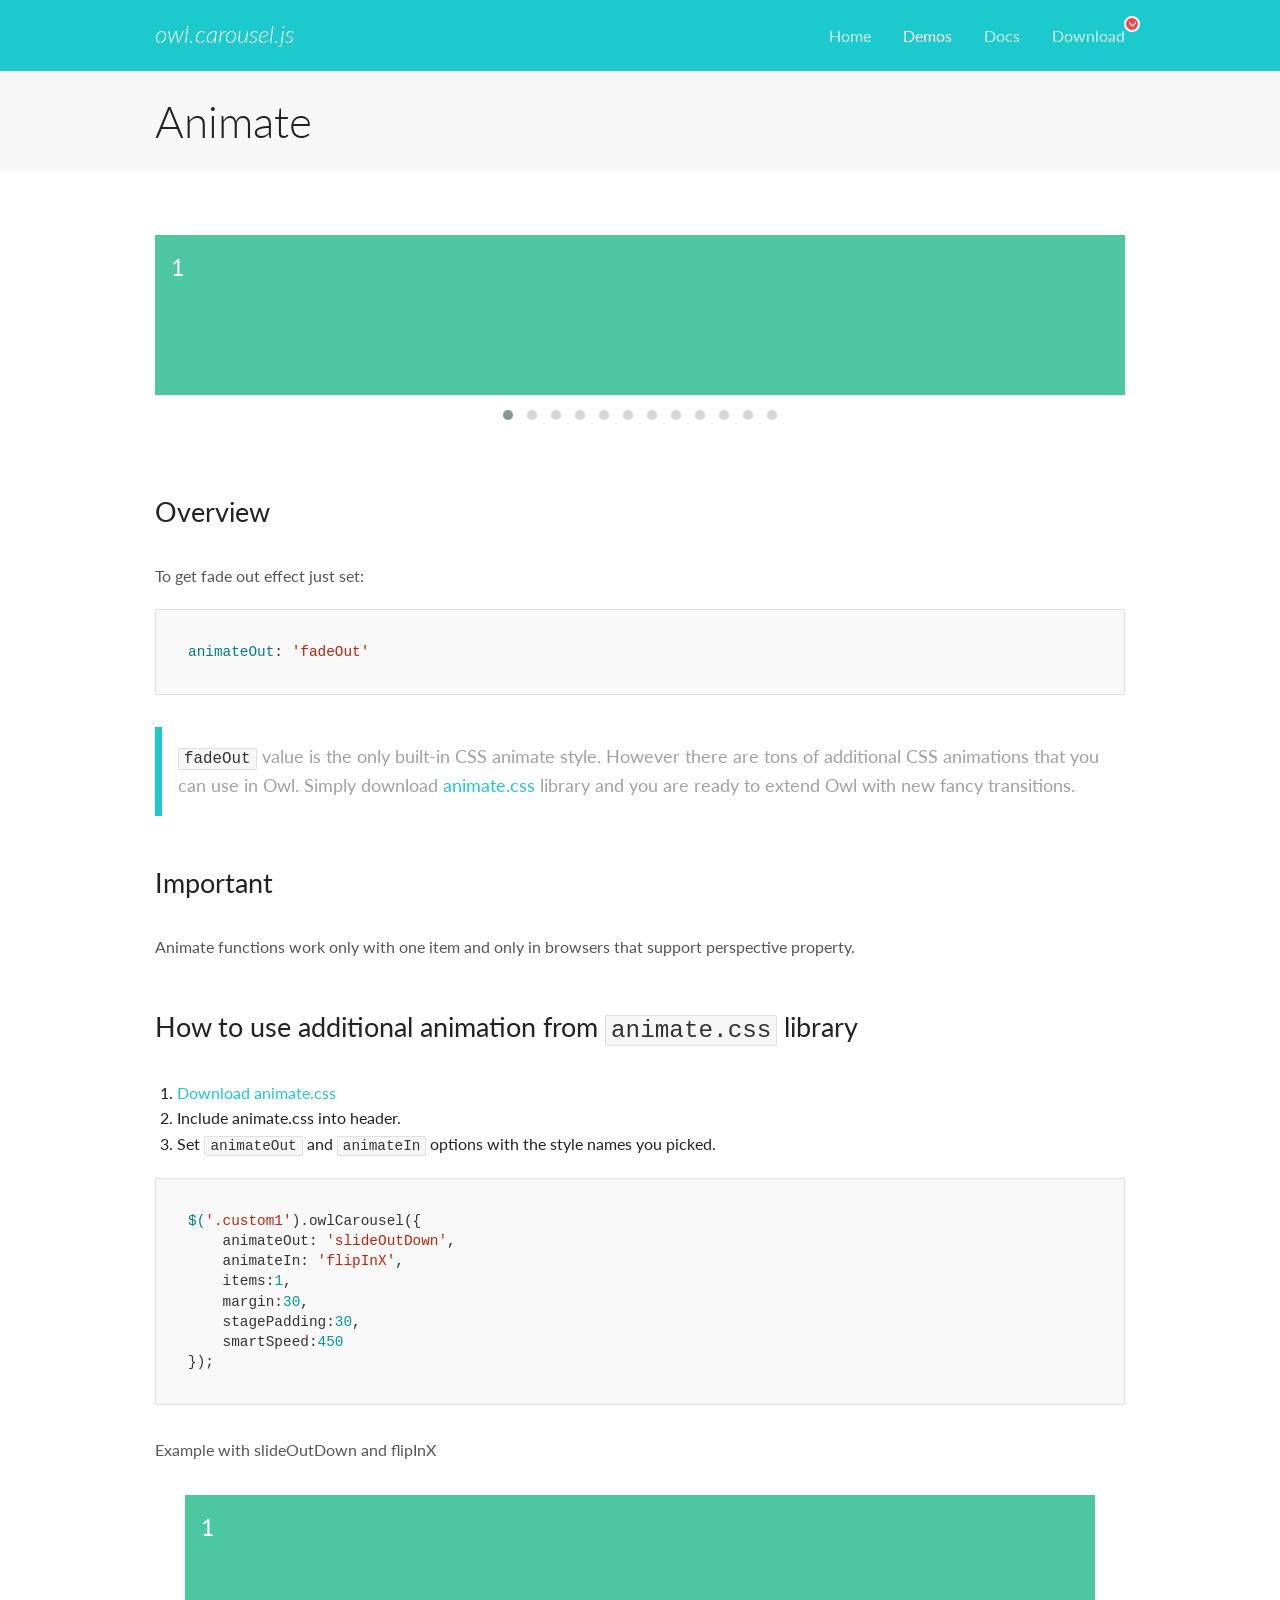
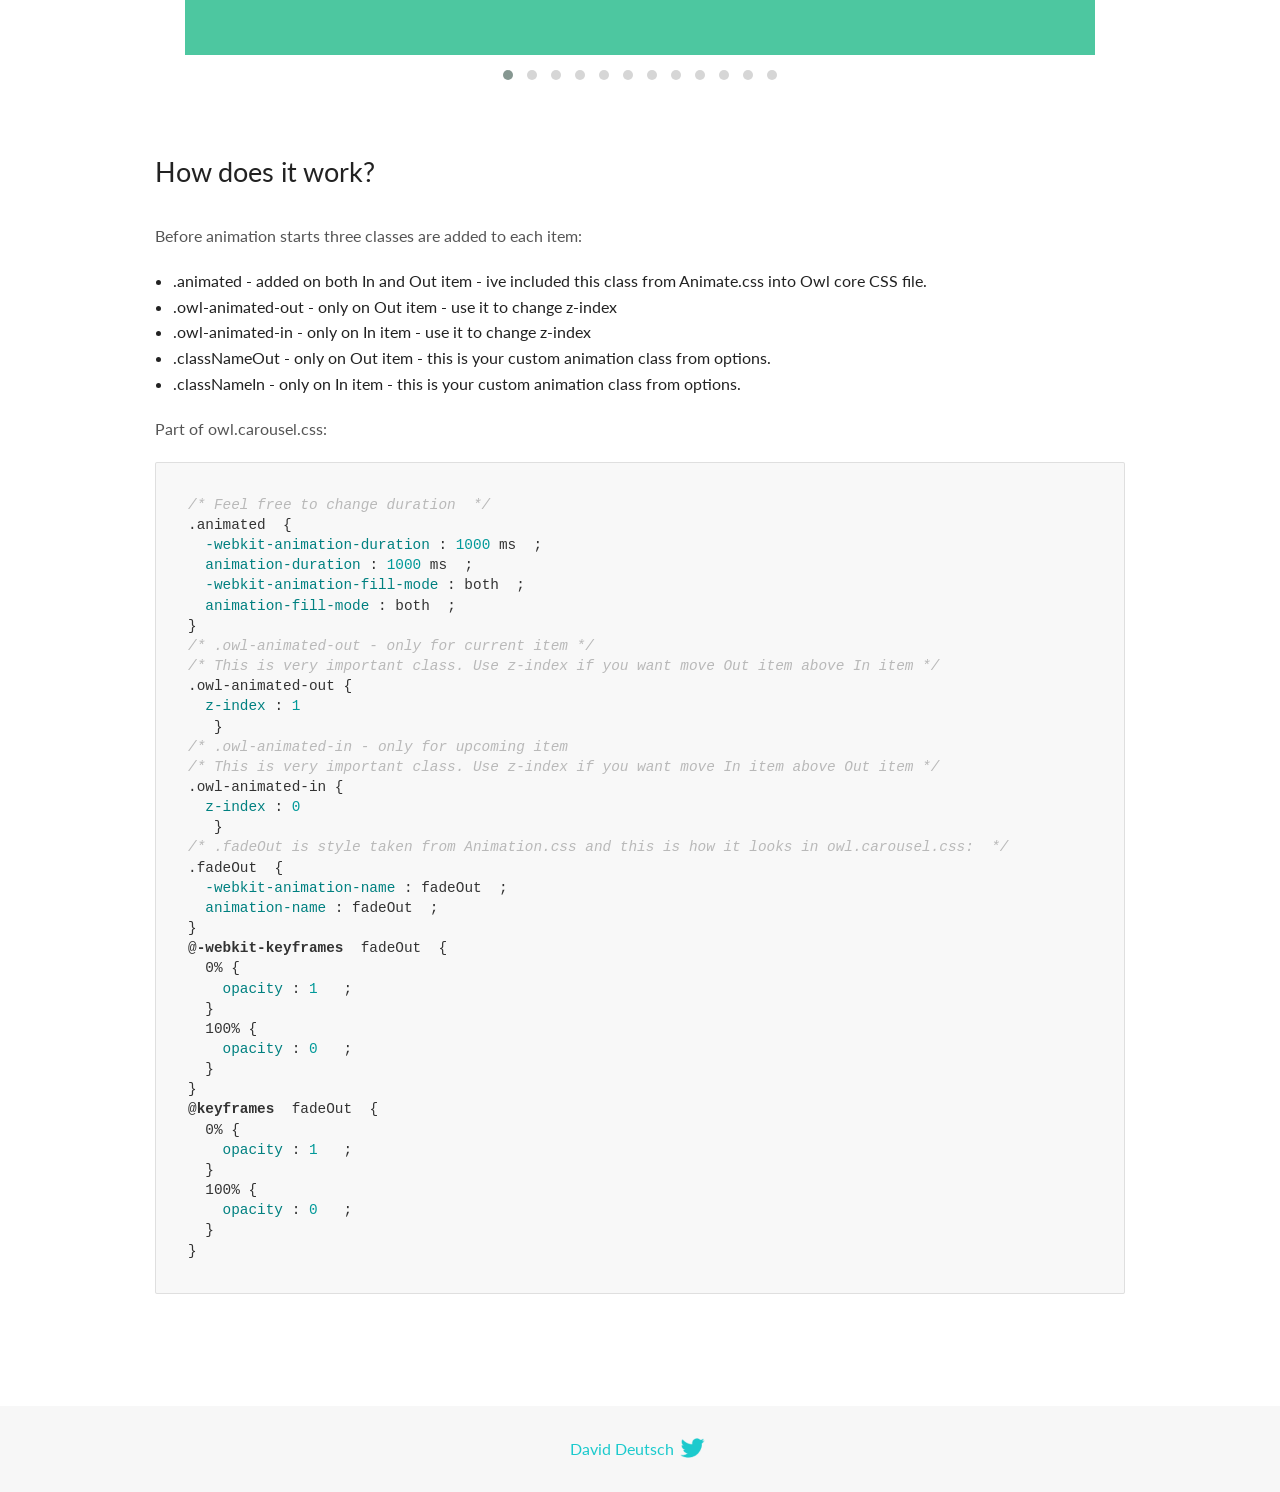
<file: vendor/owlcarousel/docs/demos/animate.html>
<!DOCTYPE html>
<html lang="en">
  <head>

    <!-- head -->
    <meta charset="utf-8">
    <meta name="msapplication-tap-highlight" content="no" />
    <meta name="viewport" content="width=device-width, initial-scale=1.0" />
    <meta name="description" content="Animate carousel">
    <meta name="author" content="David Deutsch">
    <title>
      Animate Demo | Owl Carousel | 2.3.4
    </title>

    <!-- Stylesheets -->
    <link href='https://fonts.googleapis.com/css?family=Lato:300,400,700,400italic,300italic' rel='stylesheet' type='text/css'>
    <link rel="stylesheet" href="../assets/css/docs.theme.min.css">

    <!-- Owl Stylesheets -->
    <link rel="stylesheet" href="../assets/owlcarousel/assets/owl.carousel.min.css">
    <link rel="stylesheet" href="../assets/owlcarousel/assets/owl.theme.default.min.css">

    <!-- HTML5 shim and Respond.js IE8 support of HTML5 elements and media queries -->

    <!--[if lt IE 9]>
      <script src="https://oss.maxcdn.com/libs/html5shiv/3.7.0/html5shiv.js"></script>
      <script src="https://oss.maxcdn.com/libs/respond.js/1.3.0/respond.min.js"></script>
    <![endif]-->

    <!-- Favicons -->
    <link rel="apple-touch-icon-precomposed" sizes="144x144" href="../assets/ico/apple-touch-icon-144-precomposed.png">
    <link rel="shortcut icon" href="../assets/ico/favicon.png">
    <link rel="shortcut icon" href="favicon.ico">

    <!-- Yeah i know js should not be in header. Its required for demos.-->

    <!-- javascript -->
    <script src="../assets/vendors/jquery.min.js"></script>
    <script src="../assets/owlcarousel/owl.carousel.js"></script>
  </head>
  <body>

    <!-- header -->
    <header class="header">
      <div class="row">
        <div class="large-12 columns">
          <div class="brand left">
            <h3>
              <a href="/OwlCarousel2/">owl.carousel.js</a> 
            </h3>
          </div>
          <a id="toggle-nav" class="right">
            <span></span> <span></span> <span></span> 
          </a> 
          <div class="nav-bar">
            <ul class="clearfix">
              <li> <a href="/OwlCarousel2/index.html">Home</a>  </li>
              <li class="active">
                <a href="/OwlCarousel2/demos/demos.html">Demos</a> 
              </li>
              <li> <a href="/OwlCarousel2/docs/started-welcome.html">Docs</a>  </li>
              <li>
                <a href="https://github.com/OwlCarousel2/OwlCarousel2/archive/2.3.4.zip">Download</a> 
                <span class="download"></span> 
              </li>
            </ul>
          </div>
        </div>
      </div>
    </header>

    <!-- title -->
    <section class="title">
      <div class="row">
        <div class="large-12 columns">
          <h1>Animate</h1>
        </div>
      </div>
    </section>

    <!--  Demos -->
    <section id="demos">
      <div class="row">
        <div class="large-12 columns">
          <div class="fadeOut owl-carousel owl-theme">
            <div class="item">
              <h4>1</h4>
            </div>
            <div class="item">
              <h4>2</h4>
            </div>
            <div class="item">
              <h4>3</h4>
            </div>
            <div class="item">
              <h4>4</h4>
            </div>
            <div class="item">
              <h4>5</h4>
            </div>
            <div class="item">
              <h4>6</h4>
            </div>
            <div class="item">
              <h4>7</h4>
            </div>
            <div class="item">
              <h4>8</h4>
            </div>
            <div class="item">
              <h4>9</h4>
            </div>
            <div class="item">
              <h4>10</h4>
            </div>
            <div class="item">
              <h4>11</h4>
            </div>
            <div class="item">
              <h4>12</h4>
            </div>
          </div>
          <h3 id="overview">Overview</h3>
          <p>To get fade out effect just set:</p>
          <pre><code>animateOut: &#39;fadeOut&#39;</code></pre>
          <blockquote>
            <p><code>fadeOut</code> value is the only built-in CSS animate style. However there are tons of additional CSS animations that you can use in Owl. Simply download
              <a href="https://daneden.github.io/animate.css/">animate.css</a>  library and you are ready to extend Owl with new fancy transitions.</p>
          </blockquote>
          <h3 id="important">Important</h3>
          <p>Animate functions work only with one item and only in browsers that support perspective property.</p>
          <h3 id="how-to-use-additional-animation-from-animate-css-library">How to use additional animation from <code>animate.css</code> library</h3>
          <ol>
            <li> <a href="https://daneden.github.io/animate.css/">Download animate.css</a>  </li>
            <li>Include animate.css into header.</li>
            <li>Set <code>animateOut</code> and <code>animateIn</code> options with the style names you picked.</li>
          </ol>
          <pre><code>$(&#39;.custom1&#39;).owlCarousel({
    animateOut: &#39;slideOutDown&#39;,
    animateIn: &#39;flipInX&#39;,
    items:1,
    margin:30,
    stagePadding:30,
    smartSpeed:450
});</code></pre>
          <p>Example with slideOutDown and flipInX</p>
          <div class="custom1 owl-carousel owl-theme">
            <div class="item">
              <h4>1</h4>
            </div>
            <div class="item">
              <h4>2</h4>
            </div>
            <div class="item">
              <h4>3</h4>
            </div>
            <div class="item">
              <h4>4</h4>
            </div>
            <div class="item">
              <h4>5</h4>
            </div>
            <div class="item">
              <h4>6</h4>
            </div>
            <div class="item">
              <h4>7</h4>
            </div>
            <div class="item">
              <h4>8</h4>
            </div>
            <div class="item">
              <h4>9</h4>
            </div>
            <div class="item">
              <h4>10</h4>
            </div>
            <div class="item">
              <h4>11</h4>
            </div>
            <div class="item">
              <h4>12</h4>
            </div>
          </div>
          <h3 id="how-does-it-work-">How does it work?</h3>
          <p>Before animation starts three classes are added to each item:</p>
          <ul>
            <li>.animated - added on both In and Out item - ive included this class from Animate.css into Owl core CSS file.</li>
            <li>.owl-animated-out - only on Out item - use it to change z-index</li>
            <li>.owl-animated-in - only on In item - use it to change z-index</li>
            <li>.classNameOut - only on Out item - this is your custom animation class from options.</li>
            <li>.classNameIn - only on In item - this is your custom animation class from options.</li>
          </ul>
          <p>Part of owl.carousel.css:</p>
          <pre><code class="language-css"><span class="comment">/* Feel free to change duration  */</span> 
<span class="class">.animated</span>  <span class="rules">{
  <span class="rule"><span class="attribute">-webkit-animation-duration</span> :<span class="value"> <span class="number">1000</span> ms</span> </span> ;
  <span class="rule"><span class="attribute">animation-duration</span> :<span class="value"> <span class="number">1000</span> ms</span> </span> ;
  <span class="rule"><span class="attribute">-webkit-animation-fill-mode</span> :<span class="value"> both</span> </span> ;
  <span class="rule"><span class="attribute">animation-fill-mode</span> :<span class="value"> both</span> </span> ;
<span class="rule">}</span> </span> 
<span class="comment">/* .owl-animated-out - only for current item */</span> 
<span class="comment">/* This is very important class. Use z-index if you want move Out item above In item */</span> 
<span class="class">.owl-animated-out</span> <span class="rules">{
  <span class="rule"><span class="attribute">z-index</span> :<span class="value"> <span class="number">1</span> 
</span> </span> </span> }
<span class="comment">/* .owl-animated-in - only for upcoming item
/* This is very important class. Use z-index if you want move In item above Out item */</span> 
<span class="class">.owl-animated-in</span> <span class="rules">{
  <span class="rule"><span class="attribute">z-index</span> :<span class="value"> <span class="number">0</span> 
</span> </span> </span> }
<span class="comment">/* .fadeOut is style taken from Animation.css and this is how it looks in owl.carousel.css:  */</span> 
<span class="class">.fadeOut</span>  <span class="rules">{
  <span class="rule"><span class="attribute">-webkit-animation-name</span> :<span class="value"> fadeOut</span> </span> ;
  <span class="rule"><span class="attribute">animation-name</span> :<span class="value"> fadeOut</span> </span> ;
<span class="rule">}</span> </span> 
<span class="at_rule">@<span class="keyword">-webkit-keyframes</span>  fadeOut </span> {
  0% <span class="rules">{
    <span class="rule"><span class="attribute">opacity</span> :<span class="value"> <span class="number">1</span> </span> </span> ;
  <span class="rule">}</span> </span> 
  100% <span class="rules">{
    <span class="rule"><span class="attribute">opacity</span> :<span class="value"> <span class="number">0</span> </span> </span> ;
  <span class="rule">}</span> </span> 
}
<span class="at_rule">@<span class="keyword">keyframes</span>  fadeOut </span> {
  0% <span class="rules">{
    <span class="rule"><span class="attribute">opacity</span> :<span class="value"> <span class="number">1</span> </span> </span> ;
  <span class="rule">}</span> </span> 
  100% <span class="rules">{
    <span class="rule"><span class="attribute">opacity</span> :<span class="value"> <span class="number">0</span> </span> </span> ;
  <span class="rule">}</span> </span> 
}</code></pre>
          <link rel="stylesheet" href="../assets/css/animate.css">
          <script>
            jQuery(document).ready(function($) {
              $('.fadeOut').owlCarousel({
                items: 1,
                animateOut: 'fadeOut',
                loop: true,
                margin: 10,
              });
              $('.custom1').owlCarousel({
                animateOut: 'slideOutDown',
                animateIn: 'flipInX',
                items: 1,
                margin: 30,
                stagePadding: 30,
                smartSpeed: 450
              });
            });
          </script>
        </div>
      </div>
    </section>

    <!-- footer -->
    <footer class="footer">
      <div class="row">
        <div class="large-12 columns">
          <h5>
            <a href="/OwlCarousel2/docs/support-contact.html">David Deutsch</a> 
            <a id="custom-tweet-button" href="https://twitter.com/share?url=https://github.com/OwlCarousel2/OwlCarousel2&text=Owl Carousel - This is so awesome! " target="_blank"></a> 
          </h5>
        </div>
      </div>
    </footer>

    <!-- vendors -->
    <script src="../assets/vendors/highlight.js"></script>
    <script src="../assets/js/app.js"></script>
  </body>
</html>
</file>
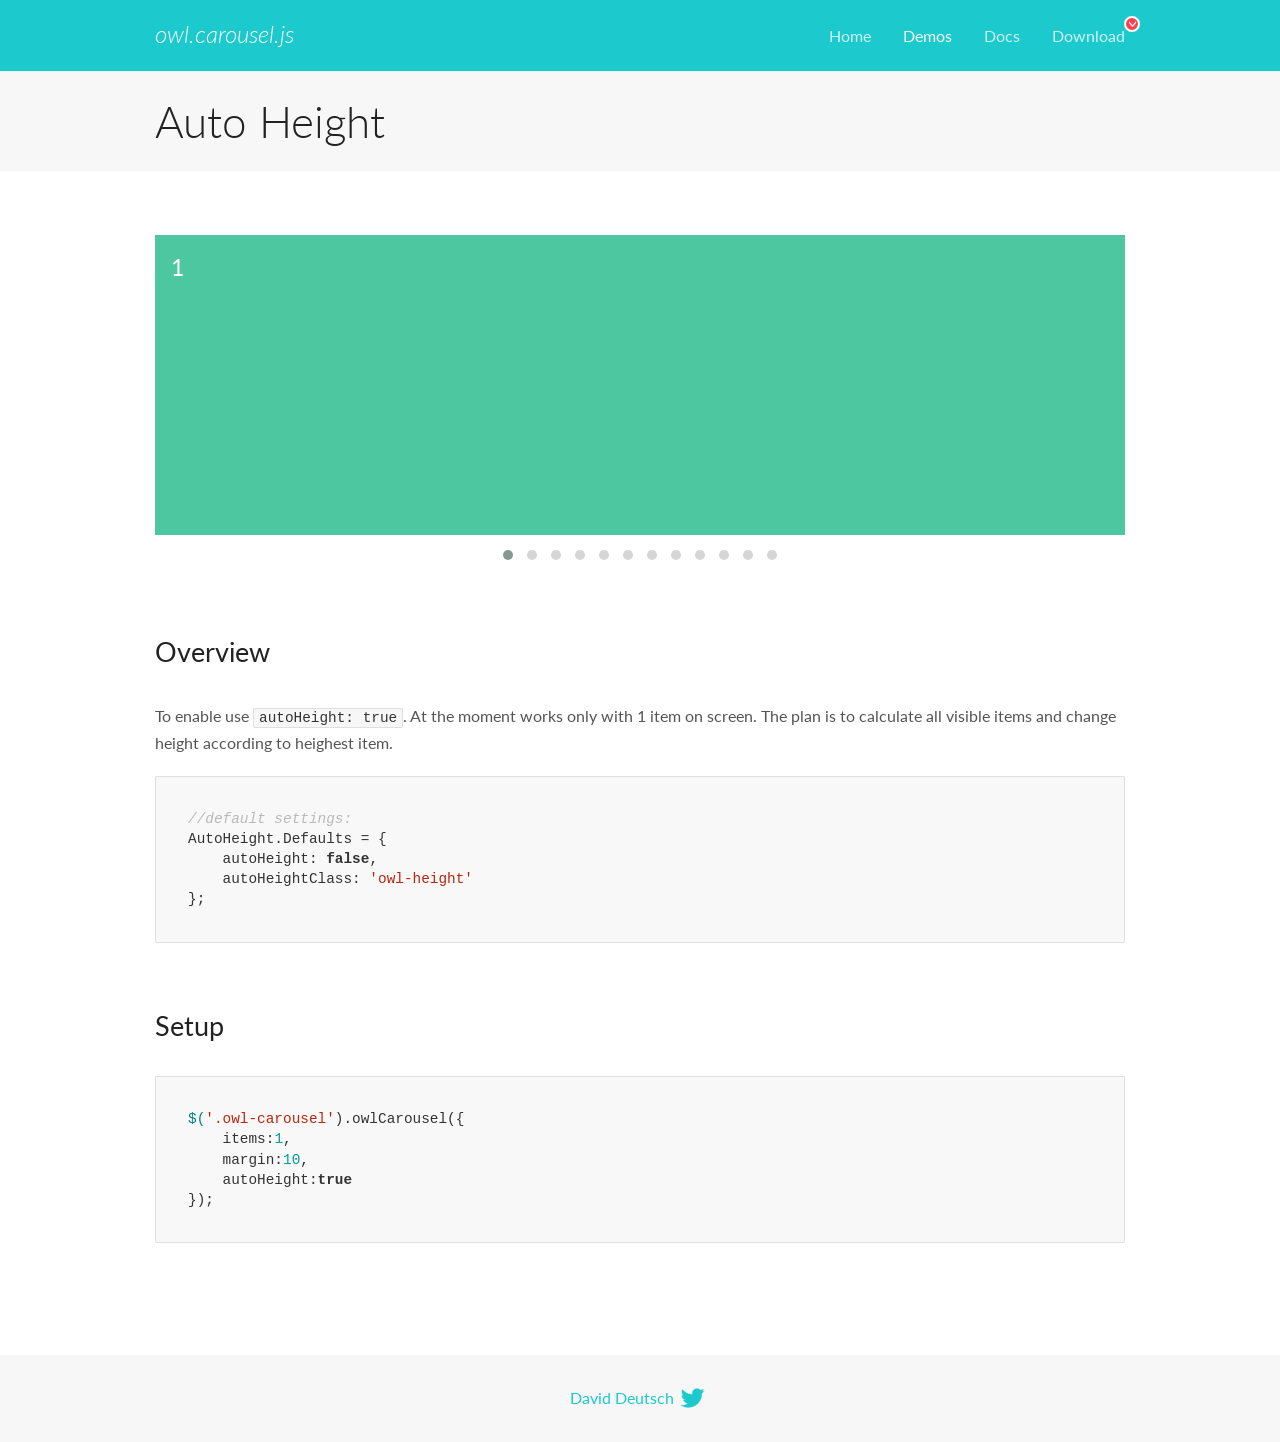
<file: vendor/owlcarousel/docs/demos/autoheight.html>
<!DOCTYPE html>
<html lang="en">
  <head>

    <!-- head -->
    <meta charset="utf-8">
    <meta name="msapplication-tap-highlight" content="no" />
    <meta name="viewport" content="width=device-width, initial-scale=1.0" />
    <meta name="description" content="autoHeight usage demo">
    <meta name="author" content="David Deutsch">
    <title>
      Auto Height Demo | Owl Carousel | 2.3.4
    </title>

    <!-- Stylesheets -->
    <link href='https://fonts.googleapis.com/css?family=Lato:300,400,700,400italic,300italic' rel='stylesheet' type='text/css'>
    <link rel="stylesheet" href="../assets/css/docs.theme.min.css">

    <!-- Owl Stylesheets -->
    <link rel="stylesheet" href="../assets/owlcarousel/assets/owl.carousel.min.css">
    <link rel="stylesheet" href="../assets/owlcarousel/assets/owl.theme.default.min.css">

    <!-- HTML5 shim and Respond.js IE8 support of HTML5 elements and media queries -->

    <!--[if lt IE 9]>
      <script src="https://oss.maxcdn.com/libs/html5shiv/3.7.0/html5shiv.js"></script>
      <script src="https://oss.maxcdn.com/libs/respond.js/1.3.0/respond.min.js"></script>
    <![endif]-->

    <!-- Favicons -->
    <link rel="apple-touch-icon-precomposed" sizes="144x144" href="../assets/ico/apple-touch-icon-144-precomposed.png">
    <link rel="shortcut icon" href="../assets/ico/favicon.png">
    <link rel="shortcut icon" href="favicon.ico">

    <!-- Yeah i know js should not be in header. Its required for demos.-->

    <!-- javascript -->
    <script src="../assets/vendors/jquery.min.js"></script>
    <script src="../assets/owlcarousel/owl.carousel.js"></script>
  </head>
  <body>

    <!-- header -->
    <header class="header">
      <div class="row">
        <div class="large-12 columns">
          <div class="brand left">
            <h3>
              <a href="/OwlCarousel2/">owl.carousel.js</a> 
            </h3>
          </div>
          <a id="toggle-nav" class="right">
            <span></span> <span></span> <span></span> 
          </a> 
          <div class="nav-bar">
            <ul class="clearfix">
              <li> <a href="/OwlCarousel2/index.html">Home</a>  </li>
              <li class="active">
                <a href="/OwlCarousel2/demos/demos.html">Demos</a> 
              </li>
              <li> <a href="/OwlCarousel2/docs/started-welcome.html">Docs</a>  </li>
              <li>
                <a href="https://github.com/OwlCarousel2/OwlCarousel2/archive/2.3.4.zip">Download</a> 
                <span class="download"></span> 
              </li>
            </ul>
          </div>
        </div>
      </div>
    </header>

    <!-- title -->
    <section class="title">
      <div class="row">
        <div class="large-12 columns">
          <h1>Auto Height</h1>
        </div>
      </div>
    </section>

    <!--  Demos -->
    <section id="demos">
      <div class="row">
        <div class="large-12 columns">
          <div class="owl-carousel owl-theme">
            <div class="item" style="height:300px">
              <h4>1</h4>
            </div>
            <div class="item" style="height:100px">
              <h4>2</h4>
            </div>
            <div class="item" style="height:500px">
              <h4>3</h4>
            </div>
            <div class="item" style="height:250px">
              <h4>4</h4>
            </div>
            <div class="item" style="height:400px">
              <h4>5</h4>
            </div>
            <div class="item" style="height:500px">
              <h4>6</h4>
            </div>
            <div class="item" style="height:600px">
              <h4>7</h4>
            </div>
            <div class="item" style="height:400px">
              <h4>8</h4>
            </div>
            <div class="item" style="height:300px">
              <h4>9</h4>
            </div>
            <div class="item" style="height:350px">
              <h4>10</h4>
            </div>
            <div class="item" style="height:200px">
              <h4>11</h4>
            </div>
            <div class="item" style="height:150px">
              <h4>12</h4>
            </div>
          </div>
          <h3 id="overview">Overview</h3>
          <p>To enable use <code>autoHeight: true</code>. At the moment works only with 1 item on screen. The plan is to calculate all visible items and change height according to heighest item.</p>
          <pre><code>//default settings:
AutoHeight.Defaults = {
    autoHeight: false,
    autoHeightClass: &#39;owl-height&#39;
};</code></pre>
          <h3 id="setup">Setup</h3>
          <pre><code>$(&#39;.owl-carousel&#39;).owlCarousel({
    items:1,
    margin:10,
    autoHeight:true
});</code></pre>
          <script>
            $(document).ready(function() {
              $('.owl-carousel').owlCarousel({
                items: 1,
                margin: 10,
                autoHeight: true
              });
            })
          </script>
        </div>
      </div>
    </section>

    <!-- footer -->
    <footer class="footer">
      <div class="row">
        <div class="large-12 columns">
          <h5>
            <a href="/OwlCarousel2/docs/support-contact.html">David Deutsch</a> 
            <a id="custom-tweet-button" href="https://twitter.com/share?url=https://github.com/OwlCarousel2/OwlCarousel2&text=Owl Carousel - This is so awesome! " target="_blank"></a> 
          </h5>
        </div>
      </div>
    </footer>

    <!-- vendors -->
    <script src="../assets/vendors/highlight.js"></script>
    <script src="../assets/js/app.js"></script>
  </body>
</html>
</file>
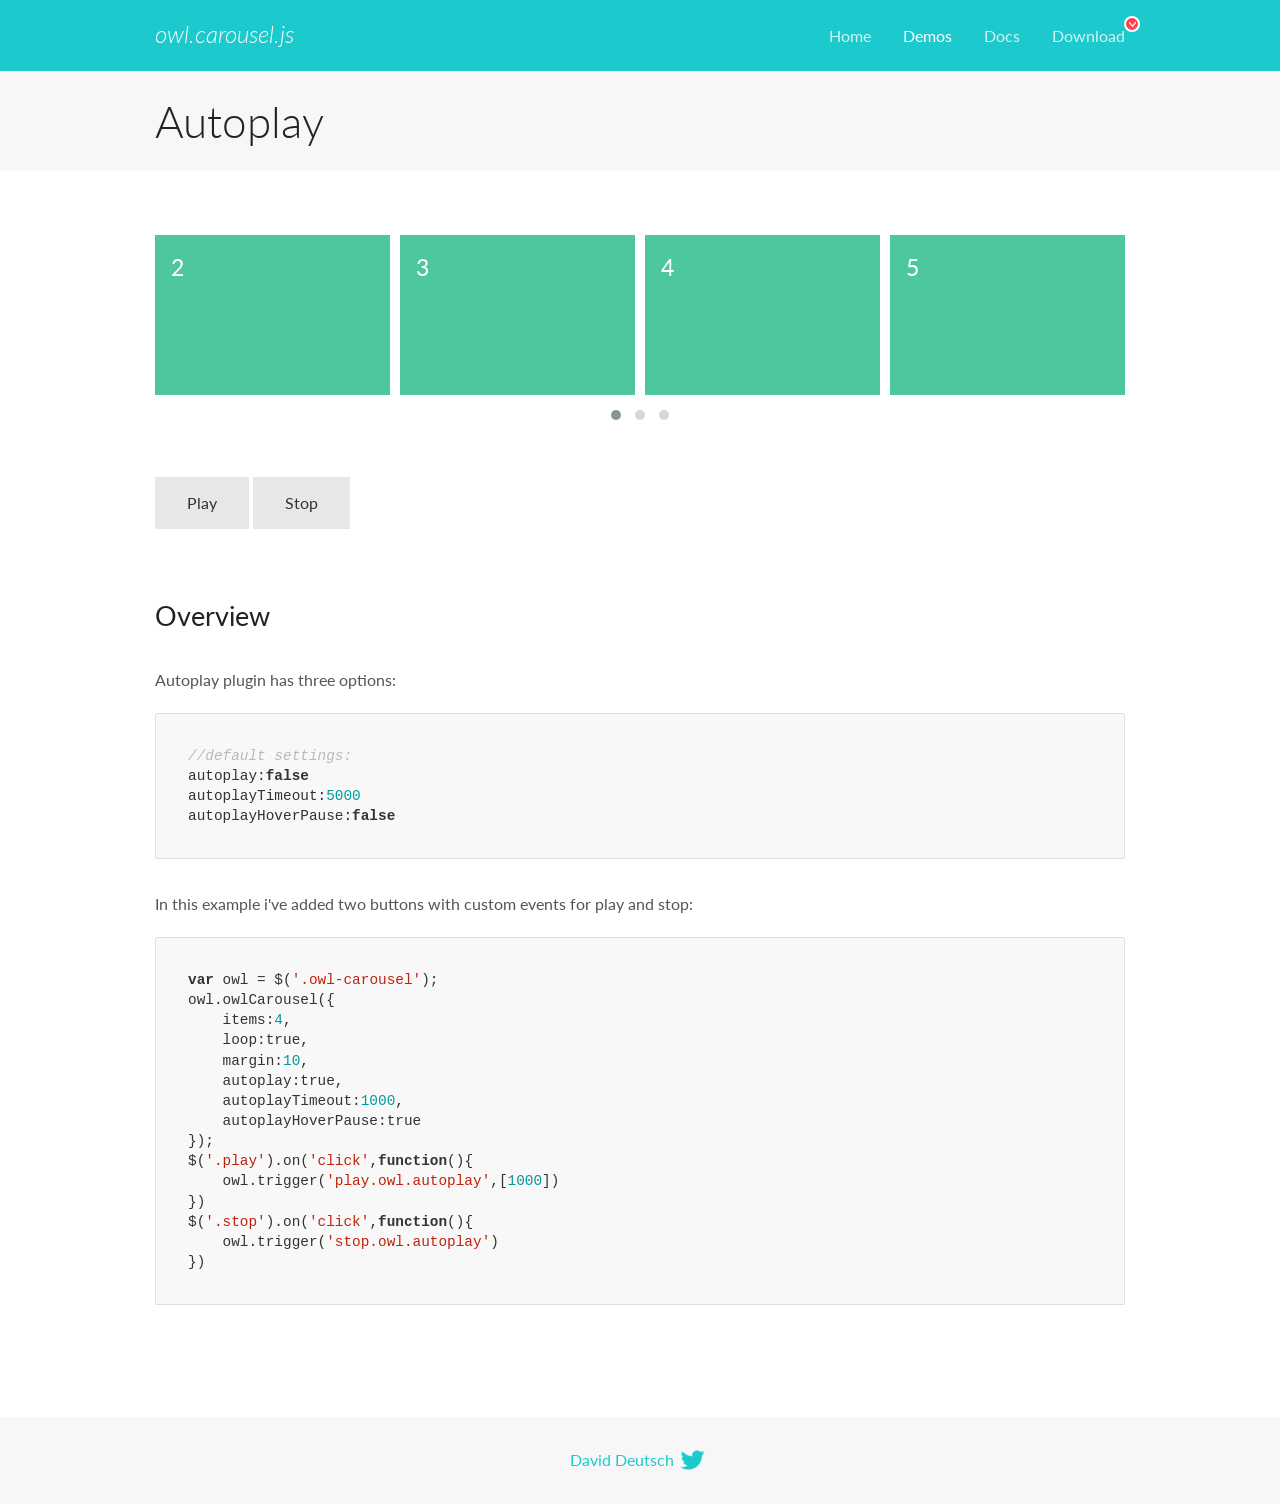
<file: vendor/owlcarousel/docs/demos/autoplay.html>
<!DOCTYPE html>
<html lang="en">
  <head>

    <!-- head -->
    <meta charset="utf-8">
    <meta name="msapplication-tap-highlight" content="no" />
    <meta name="viewport" content="width=device-width, initial-scale=1.0" />
    <meta name="description" content="Autoplay usage demo">
    <meta name="author" content="David Deutsch">
    <title>
      Autoplay Demo | Owl Carousel | 2.3.4
    </title>

    <!-- Stylesheets -->
    <link href='https://fonts.googleapis.com/css?family=Lato:300,400,700,400italic,300italic' rel='stylesheet' type='text/css'>
    <link rel="stylesheet" href="../assets/css/docs.theme.min.css">

    <!-- Owl Stylesheets -->
    <link rel="stylesheet" href="../assets/owlcarousel/assets/owl.carousel.min.css">
    <link rel="stylesheet" href="../assets/owlcarousel/assets/owl.theme.default.min.css">

    <!-- HTML5 shim and Respond.js IE8 support of HTML5 elements and media queries -->

    <!--[if lt IE 9]>
      <script src="https://oss.maxcdn.com/libs/html5shiv/3.7.0/html5shiv.js"></script>
      <script src="https://oss.maxcdn.com/libs/respond.js/1.3.0/respond.min.js"></script>
    <![endif]-->

    <!-- Favicons -->
    <link rel="apple-touch-icon-precomposed" sizes="144x144" href="../assets/ico/apple-touch-icon-144-precomposed.png">
    <link rel="shortcut icon" href="../assets/ico/favicon.png">
    <link rel="shortcut icon" href="favicon.ico">

    <!-- Yeah i know js should not be in header. Its required for demos.-->

    <!-- javascript -->
    <script src="../assets/vendors/jquery.min.js"></script>
    <script src="../assets/owlcarousel/owl.carousel.js"></script>
  </head>
  <body>

    <!-- header -->
    <header class="header">
      <div class="row">
        <div class="large-12 columns">
          <div class="brand left">
            <h3>
              <a href="/OwlCarousel2/">owl.carousel.js</a> 
            </h3>
          </div>
          <a id="toggle-nav" class="right">
            <span></span> <span></span> <span></span> 
          </a> 
          <div class="nav-bar">
            <ul class="clearfix">
              <li> <a href="/OwlCarousel2/index.html">Home</a>  </li>
              <li class="active">
                <a href="/OwlCarousel2/demos/demos.html">Demos</a> 
              </li>
              <li> <a href="/OwlCarousel2/docs/started-welcome.html">Docs</a>  </li>
              <li>
                <a href="https://github.com/OwlCarousel2/OwlCarousel2/archive/2.3.4.zip">Download</a> 
                <span class="download"></span> 
              </li>
            </ul>
          </div>
        </div>
      </div>
    </header>

    <!-- title -->
    <section class="title">
      <div class="row">
        <div class="large-12 columns">
          <h1>Autoplay</h1>
        </div>
      </div>
    </section>

    <!--  Demos -->
    <section id="demos">
      <div class="row">
        <div class="large-12 columns">
          <div class="owl-carousel owl-theme">
            <div class="item">
              <h4>1</h4>
            </div>
            <div class="item">
              <h4>2</h4>
            </div>
            <div class="item">
              <h4>3</h4>
            </div>
            <div class="item">
              <h4>4</h4>
            </div>
            <div class="item">
              <h4>5</h4>
            </div>
            <div class="item">
              <h4>6</h4>
            </div>
            <div class="item">
              <h4>7</h4>
            </div>
            <div class="item">
              <h4>8</h4>
            </div>
            <div class="item">
              <h4>9</h4>
            </div>
            <div class="item">
              <h4>10</h4>
            </div>
            <div class="item">
              <h4>11</h4>
            </div>
            <div class="item">
              <h4>12</h4>
            </div>
          </div>
          <a class="button secondary play">Play</a> 
          <a class="button secondary stop">Stop</a> 
          <h3 id="overview">Overview</h3>
          <p>Autoplay plugin has three options:</p>
          <pre><code>//default settings:
autoplay:false
autoplayTimeout:5000
autoplayHoverPause:false</code></pre>
          <p>In this example i&#39;ve added two buttons with custom events for play and stop:</p>
          <pre><code>var owl = $(&#39;.owl-carousel&#39;);
owl.owlCarousel({
    items:4,
    loop:true,
    margin:10,
    autoplay:true,
    autoplayTimeout:1000,
    autoplayHoverPause:true
});
$(&#39;.play&#39;).on(&#39;click&#39;,function(){
    owl.trigger(&#39;play.owl.autoplay&#39;,[1000])
})
$(&#39;.stop&#39;).on(&#39;click&#39;,function(){
    owl.trigger(&#39;stop.owl.autoplay&#39;)
})</code></pre>
          <script>
            $(document).ready(function() {
              var owl = $('.owl-carousel');
              owl.owlCarousel({
                items: 4,
                loop: true,
                margin: 10,
                autoplay: true,
                autoplayTimeout: 1000,
                autoplayHoverPause: true
              });
              $('.play').on('click', function() {
                owl.trigger('play.owl.autoplay', [1000])
              })
              $('.stop').on('click', function() {
                owl.trigger('stop.owl.autoplay')
              })
            })
          </script>
        </div>
      </div>
    </section>

    <!-- footer -->
    <footer class="footer">
      <div class="row">
        <div class="large-12 columns">
          <h5>
            <a href="/OwlCarousel2/docs/support-contact.html">David Deutsch</a> 
            <a id="custom-tweet-button" href="https://twitter.com/share?url=https://github.com/OwlCarousel2/OwlCarousel2&text=Owl Carousel - This is so awesome! " target="_blank"></a> 
          </h5>
        </div>
      </div>
    </footer>

    <!-- vendors -->
    <script src="../assets/vendors/highlight.js"></script>
    <script src="../assets/js/app.js"></script>
  </body>
</html>
</file>
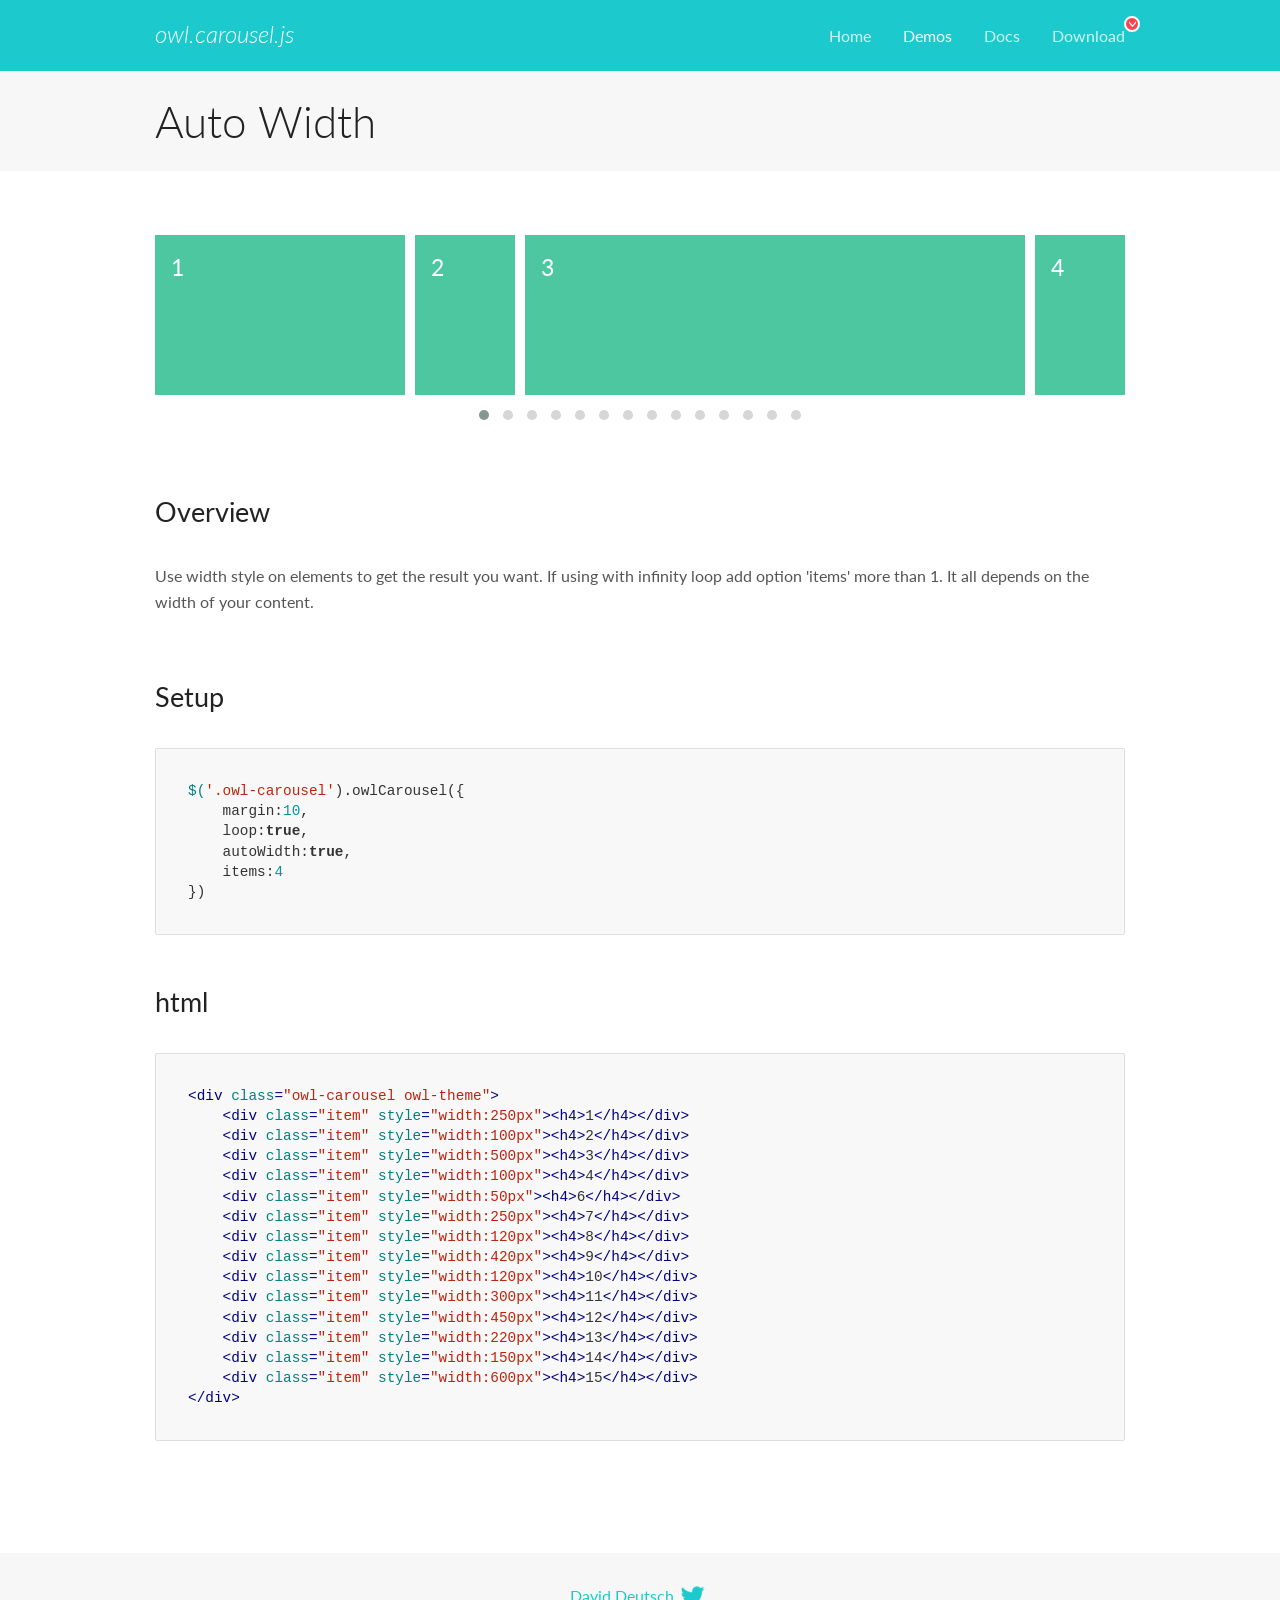
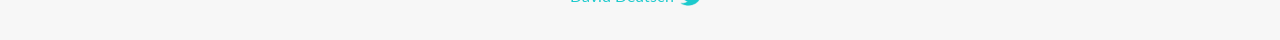
<file: vendor/owlcarousel/docs/demos/autowidth.html>
<!DOCTYPE html>
<html lang="en">
  <head>

    <!-- head -->
    <meta charset="utf-8">
    <meta name="msapplication-tap-highlight" content="no" />
    <meta name="viewport" content="width=device-width, initial-scale=1.0" />
    <meta name="description" content="Auto Width">
    <meta name="author" content="David Deutsch">
    <title>
      Auto Width Demo | Owl Carousel | 2.3.4
    </title>

    <!-- Stylesheets -->
    <link href='https://fonts.googleapis.com/css?family=Lato:300,400,700,400italic,300italic' rel='stylesheet' type='text/css'>
    <link rel="stylesheet" href="../assets/css/docs.theme.min.css">

    <!-- Owl Stylesheets -->
    <link rel="stylesheet" href="../assets/owlcarousel/assets/owl.carousel.min.css">
    <link rel="stylesheet" href="../assets/owlcarousel/assets/owl.theme.default.min.css">

    <!-- HTML5 shim and Respond.js IE8 support of HTML5 elements and media queries -->

    <!--[if lt IE 9]>
      <script src="https://oss.maxcdn.com/libs/html5shiv/3.7.0/html5shiv.js"></script>
      <script src="https://oss.maxcdn.com/libs/respond.js/1.3.0/respond.min.js"></script>
    <![endif]-->

    <!-- Favicons -->
    <link rel="apple-touch-icon-precomposed" sizes="144x144" href="../assets/ico/apple-touch-icon-144-precomposed.png">
    <link rel="shortcut icon" href="../assets/ico/favicon.png">
    <link rel="shortcut icon" href="favicon.ico">

    <!-- Yeah i know js should not be in header. Its required for demos.-->

    <!-- javascript -->
    <script src="../assets/vendors/jquery.min.js"></script>
    <script src="../assets/owlcarousel/owl.carousel.js"></script>
  </head>
  <body>

    <!-- header -->
    <header class="header">
      <div class="row">
        <div class="large-12 columns">
          <div class="brand left">
            <h3>
              <a href="/OwlCarousel2/">owl.carousel.js</a> 
            </h3>
          </div>
          <a id="toggle-nav" class="right">
            <span></span> <span></span> <span></span> 
          </a> 
          <div class="nav-bar">
            <ul class="clearfix">
              <li> <a href="/OwlCarousel2/index.html">Home</a>  </li>
              <li class="active">
                <a href="/OwlCarousel2/demos/demos.html">Demos</a> 
              </li>
              <li> <a href="/OwlCarousel2/docs/started-welcome.html">Docs</a>  </li>
              <li>
                <a href="https://github.com/OwlCarousel2/OwlCarousel2/archive/2.3.4.zip">Download</a> 
                <span class="download"></span> 
              </li>
            </ul>
          </div>
        </div>
      </div>
    </header>

    <!-- title -->
    <section class="title">
      <div class="row">
        <div class="large-12 columns">
          <h1>Auto Width</h1>
        </div>
      </div>
    </section>

    <!--  Demos -->
    <section id="demos">
      <div class="row">
        <div class="large-12 columns">
          <div class="owl-carousel owl-theme">
            <div class="item" style="width:250px">
              <h4>1</h4>
            </div>
            <div class="item" style="width:100px">
              <h4>2</h4>
            </div>
            <div class="item" style="width:500px">
              <h4>3</h4>
            </div>
            <div class="item" style="width:100px">
              <h4>4</h4>
            </div>
            <div class="item" style="width:50px">
              <h4>6</h4>
            </div>
            <div class="item" style="width:250px">
              <h4>7</h4>
            </div>
            <div class="item" style="width:120px">
              <h4>8</h4>
            </div>
            <div class="item" style="width:420px">
              <h4>9</h4>
            </div>
            <div class="item" style="width:120px">
              <h4>10</h4>
            </div>
            <div class="item" style="width:300px">
              <h4>11</h4>
            </div>
            <div class="item" style="width:450px">
              <h4>12</h4>
            </div>
            <div class="item" style="width:220px">
              <h4>13</h4>
            </div>
            <div class="item" style="width:150px">
              <h4>14</h4>
            </div>
            <div class="item" style="width:600px">
              <h4>15</h4>
            </div>
          </div>
          <h3 id="overview">Overview</h3>
          <p>Use width style on elements to get the result you want. If using with infinity loop add option &#39;items&#39; more than 1. It all depends on the width of your content.</p>
          <h3 id="setup">Setup</h3>
          <pre><code>$(&#39;.owl-carousel&#39;).owlCarousel({
    margin:10,
    loop:true,
    autoWidth:true,
    items:4
})</code></pre>
          <h3 id="html">html</h3>
          <pre><code>&lt;div class=&quot;owl-carousel owl-theme&quot;&gt;
    &lt;div class=&quot;item&quot; style=&quot;width:250px&quot;&gt;&lt;h4&gt;1&lt;/h4&gt;&lt;/div&gt;
    &lt;div class=&quot;item&quot; style=&quot;width:100px&quot;&gt;&lt;h4&gt;2&lt;/h4&gt;&lt;/div&gt;
    &lt;div class=&quot;item&quot; style=&quot;width:500px&quot;&gt;&lt;h4&gt;3&lt;/h4&gt;&lt;/div&gt;
    &lt;div class=&quot;item&quot; style=&quot;width:100px&quot;&gt;&lt;h4&gt;4&lt;/h4&gt;&lt;/div&gt;
    &lt;div class=&quot;item&quot; style=&quot;width:50px&quot;&gt;&lt;h4&gt;6&lt;/h4&gt;&lt;/div&gt;
    &lt;div class=&quot;item&quot; style=&quot;width:250px&quot;&gt;&lt;h4&gt;7&lt;/h4&gt;&lt;/div&gt;
    &lt;div class=&quot;item&quot; style=&quot;width:120px&quot;&gt;&lt;h4&gt;8&lt;/h4&gt;&lt;/div&gt;
    &lt;div class=&quot;item&quot; style=&quot;width:420px&quot;&gt;&lt;h4&gt;9&lt;/h4&gt;&lt;/div&gt;
    &lt;div class=&quot;item&quot; style=&quot;width:120px&quot;&gt;&lt;h4&gt;10&lt;/h4&gt;&lt;/div&gt;
    &lt;div class=&quot;item&quot; style=&quot;width:300px&quot;&gt;&lt;h4&gt;11&lt;/h4&gt;&lt;/div&gt;
    &lt;div class=&quot;item&quot; style=&quot;width:450px&quot;&gt;&lt;h4&gt;12&lt;/h4&gt;&lt;/div&gt;
    &lt;div class=&quot;item&quot; style=&quot;width:220px&quot;&gt;&lt;h4&gt;13&lt;/h4&gt;&lt;/div&gt;
    &lt;div class=&quot;item&quot; style=&quot;width:150px&quot;&gt;&lt;h4&gt;14&lt;/h4&gt;&lt;/div&gt;
    &lt;div class=&quot;item&quot; style=&quot;width:600px&quot;&gt;&lt;h4&gt;15&lt;/h4&gt;&lt;/div&gt;
&lt;/div&gt;</code></pre>
          <script>
            $(document).ready(function() {
              $('.owl-carousel').owlCarousel({
                margin: 10,
                loop: true,
                autoWidth: true,
                items: 4
              })
            })
          </script>
        </div>
      </div>
    </section>

    <!-- footer -->
    <footer class="footer">
      <div class="row">
        <div class="large-12 columns">
          <h5>
            <a href="/OwlCarousel2/docs/support-contact.html">David Deutsch</a> 
            <a id="custom-tweet-button" href="https://twitter.com/share?url=https://github.com/OwlCarousel2/OwlCarousel2&text=Owl Carousel - This is so awesome! " target="_blank"></a> 
          </h5>
        </div>
      </div>
    </footer>

    <!-- vendors -->
    <script src="../assets/vendors/highlight.js"></script>
    <script src="../assets/js/app.js"></script>
  </body>
</html>
</file>
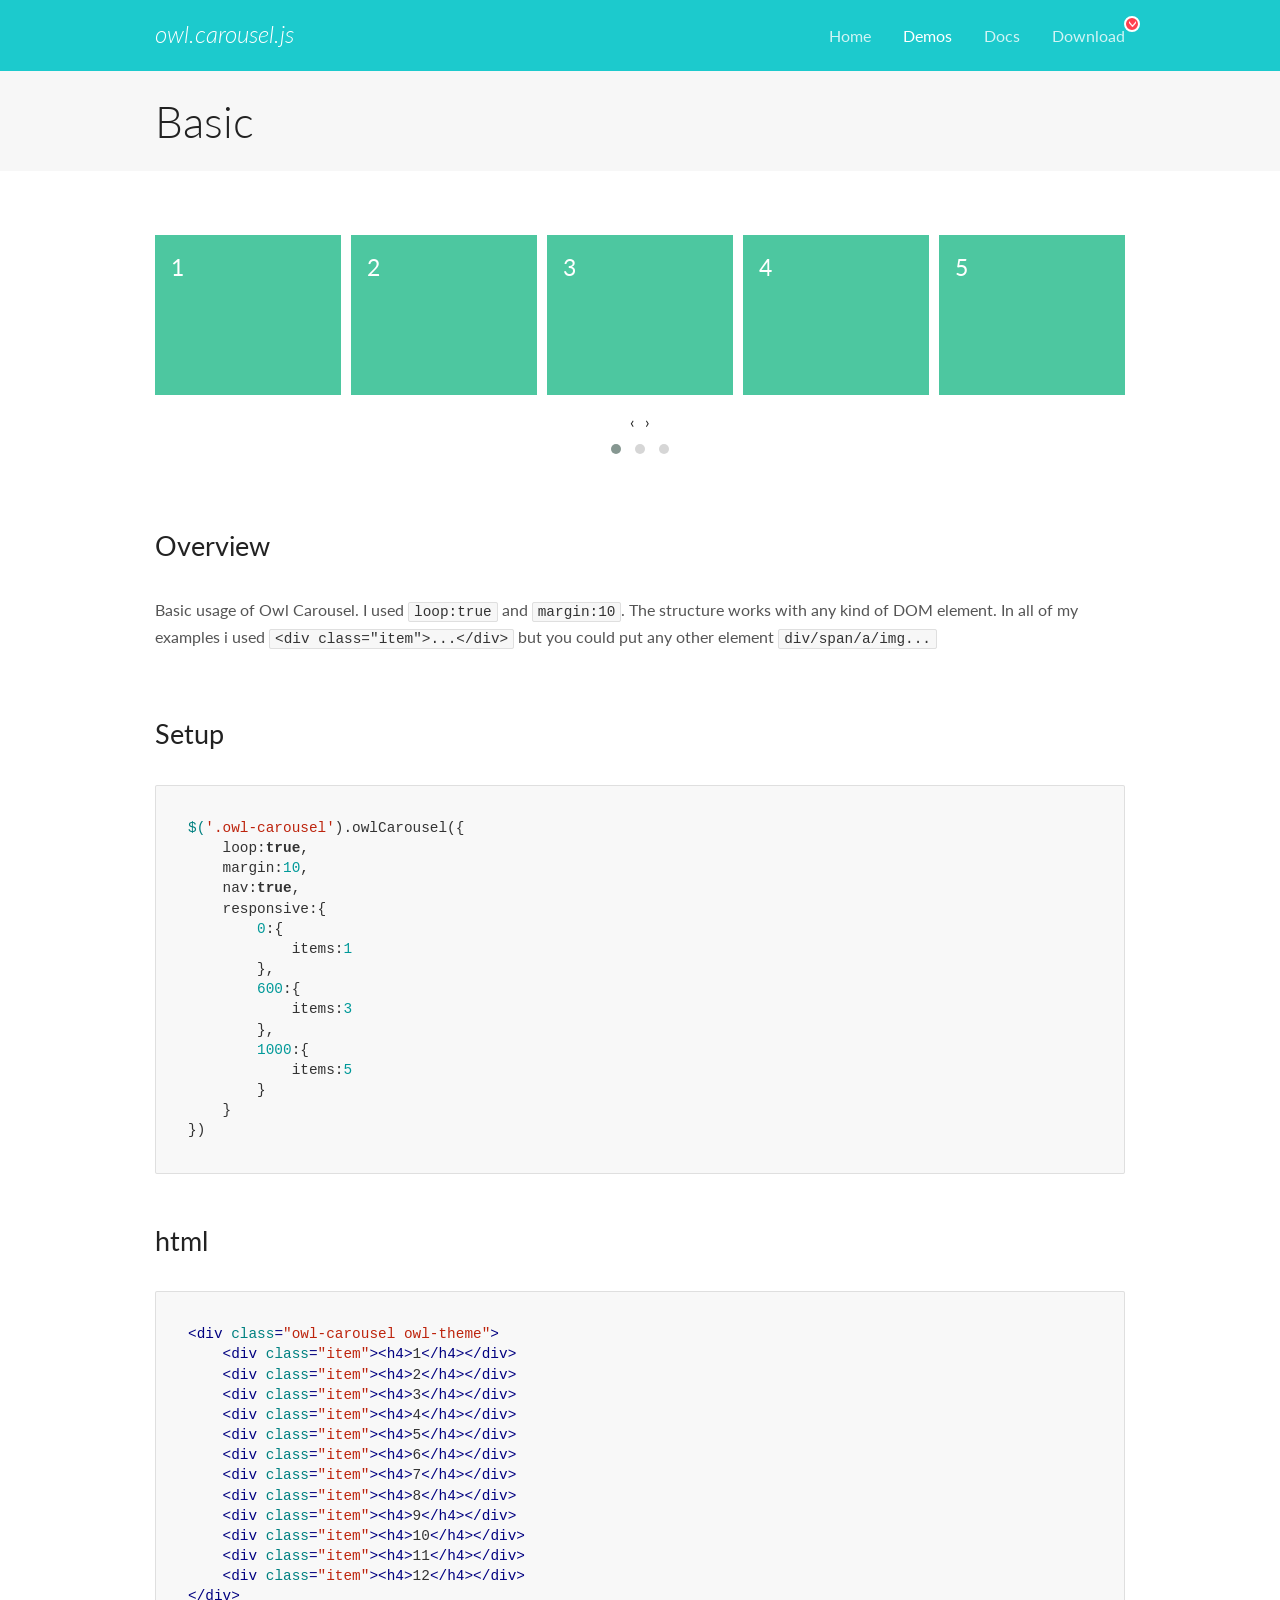
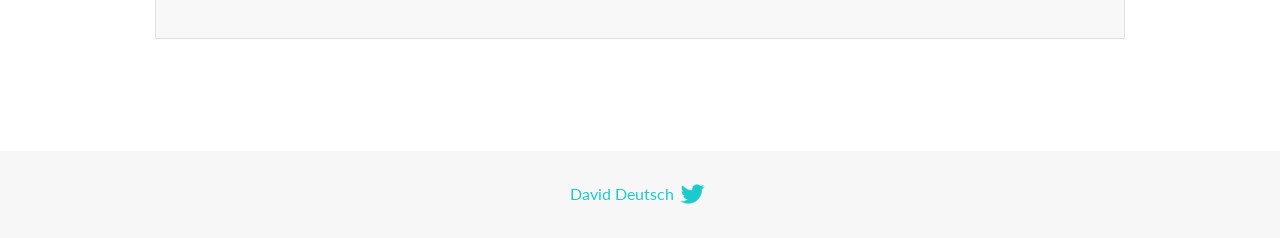
<file: vendor/owlcarousel/docs/demos/basic.html>
<!DOCTYPE html>
<html lang="en">
  <head>

    <!-- head -->
    <meta charset="utf-8">
    <meta name="msapplication-tap-highlight" content="no" />
    <meta name="viewport" content="width=device-width, initial-scale=1.0" />
    <meta name="description" content="Basic usage demo">
    <meta name="author" content="David Deutsch">
    <title>
      Basic Demo | Owl Carousel | 2.3.4
    </title>

    <!-- Stylesheets -->
    <link href='https://fonts.googleapis.com/css?family=Lato:300,400,700,400italic,300italic' rel='stylesheet' type='text/css'>
    <link rel="stylesheet" href="../assets/css/docs.theme.min.css">

    <!-- Owl Stylesheets -->
    <link rel="stylesheet" href="../assets/owlcarousel/assets/owl.carousel.min.css">
    <link rel="stylesheet" href="../assets/owlcarousel/assets/owl.theme.default.min.css">

    <!-- HTML5 shim and Respond.js IE8 support of HTML5 elements and media queries -->

    <!--[if lt IE 9]>
      <script src="https://oss.maxcdn.com/libs/html5shiv/3.7.0/html5shiv.js"></script>
      <script src="https://oss.maxcdn.com/libs/respond.js/1.3.0/respond.min.js"></script>
    <![endif]-->

    <!-- Favicons -->
    <link rel="apple-touch-icon-precomposed" sizes="144x144" href="../assets/ico/apple-touch-icon-144-precomposed.png">
    <link rel="shortcut icon" href="../assets/ico/favicon.png">
    <link rel="shortcut icon" href="favicon.ico">

    <!-- Yeah i know js should not be in header. Its required for demos.-->

    <!-- javascript -->
    <script src="../assets/vendors/jquery.min.js"></script>
    <script src="../assets/owlcarousel/owl.carousel.js"></script>
  </head>
  <body>

    <!-- header -->
    <header class="header">
      <div class="row">
        <div class="large-12 columns">
          <div class="brand left">
            <h3>
              <a href="/OwlCarousel2/">owl.carousel.js</a> 
            </h3>
          </div>
          <a id="toggle-nav" class="right">
            <span></span> <span></span> <span></span> 
          </a> 
          <div class="nav-bar">
            <ul class="clearfix">
              <li> <a href="/OwlCarousel2/index.html">Home</a>  </li>
              <li class="active">
                <a href="/OwlCarousel2/demos/demos.html">Demos</a> 
              </li>
              <li> <a href="/OwlCarousel2/docs/started-welcome.html">Docs</a>  </li>
              <li>
                <a href="https://github.com/OwlCarousel2/OwlCarousel2/archive/2.3.4.zip">Download</a> 
                <span class="download"></span> 
              </li>
            </ul>
          </div>
        </div>
      </div>
    </header>

    <!-- title -->
    <section class="title">
      <div class="row">
        <div class="large-12 columns">
          <h1>Basic</h1>
        </div>
      </div>
    </section>

    <!--  Demos -->
    <section id="demos">
      <div class="row">
        <div class="large-12 columns">
          <div class="owl-carousel owl-theme">
            <div class="item">
              <h4>1</h4>
            </div>
            <div class="item">
              <h4>2</h4>
            </div>
            <div class="item">
              <h4>3</h4>
            </div>
            <div class="item">
              <h4>4</h4>
            </div>
            <div class="item">
              <h4>5</h4>
            </div>
            <div class="item">
              <h4>6</h4>
            </div>
            <div class="item">
              <h4>7</h4>
            </div>
            <div class="item">
              <h4>8</h4>
            </div>
            <div class="item">
              <h4>9</h4>
            </div>
            <div class="item">
              <h4>10</h4>
            </div>
            <div class="item">
              <h4>11</h4>
            </div>
            <div class="item">
              <h4>12</h4>
            </div>
          </div>
          <h3 id="overview">Overview</h3>
          <p>Basic usage of Owl Carousel. I used <code>loop:true</code> and <code>margin:10</code>. The structure works with any kind of DOM element. In all of my examples i used <code>&lt;div class=&quot;item&quot;&gt;...&lt;/div&gt;</code> but you could
            put any other element <code>div/span/a/img...</code></p>
          <h3 id="setup">Setup</h3>
          <pre><code>$(&#39;.owl-carousel&#39;).owlCarousel({
    loop:true,
    margin:10,
    nav:true,
    responsive:{
        0:{
            items:1
        },
        600:{
            items:3
        },
        1000:{
            items:5
        }
    }
})</code></pre>
          <h3 id="html">html</h3>
          <pre><code>&lt;div class=&quot;owl-carousel owl-theme&quot;&gt;
    &lt;div class=&quot;item&quot;&gt;&lt;h4&gt;1&lt;/h4&gt;&lt;/div&gt;
    &lt;div class=&quot;item&quot;&gt;&lt;h4&gt;2&lt;/h4&gt;&lt;/div&gt;
    &lt;div class=&quot;item&quot;&gt;&lt;h4&gt;3&lt;/h4&gt;&lt;/div&gt;
    &lt;div class=&quot;item&quot;&gt;&lt;h4&gt;4&lt;/h4&gt;&lt;/div&gt;
    &lt;div class=&quot;item&quot;&gt;&lt;h4&gt;5&lt;/h4&gt;&lt;/div&gt;
    &lt;div class=&quot;item&quot;&gt;&lt;h4&gt;6&lt;/h4&gt;&lt;/div&gt;
    &lt;div class=&quot;item&quot;&gt;&lt;h4&gt;7&lt;/h4&gt;&lt;/div&gt;
    &lt;div class=&quot;item&quot;&gt;&lt;h4&gt;8&lt;/h4&gt;&lt;/div&gt;
    &lt;div class=&quot;item&quot;&gt;&lt;h4&gt;9&lt;/h4&gt;&lt;/div&gt;
    &lt;div class=&quot;item&quot;&gt;&lt;h4&gt;10&lt;/h4&gt;&lt;/div&gt;
    &lt;div class=&quot;item&quot;&gt;&lt;h4&gt;11&lt;/h4&gt;&lt;/div&gt;
    &lt;div class=&quot;item&quot;&gt;&lt;h4&gt;12&lt;/h4&gt;&lt;/div&gt;
&lt;/div&gt;</code></pre>
          <script>
            $(document).ready(function() {
              var owl = $('.owl-carousel');
              owl.owlCarousel({
                margin: 10,
                nav: true,
                loop: true,
                responsive: {
                  0: {
                    items: 1
                  },
                  600: {
                    items: 3
                  },
                  1000: {
                    items: 5
                  }
                }
              })
            })
          </script>
        </div>
      </div>
    </section>

    <!-- footer -->
    <footer class="footer">
      <div class="row">
        <div class="large-12 columns">
          <h5>
            <a href="/OwlCarousel2/docs/support-contact.html">David Deutsch</a> 
            <a id="custom-tweet-button" href="https://twitter.com/share?url=https://github.com/OwlCarousel2/OwlCarousel2&text=Owl Carousel - This is so awesome! " target="_blank"></a> 
          </h5>
        </div>
      </div>
    </footer>

    <!-- vendors -->
    <script src="../assets/vendors/highlight.js"></script>
    <script src="../assets/js/app.js"></script>
  </body>
</html>
</file>
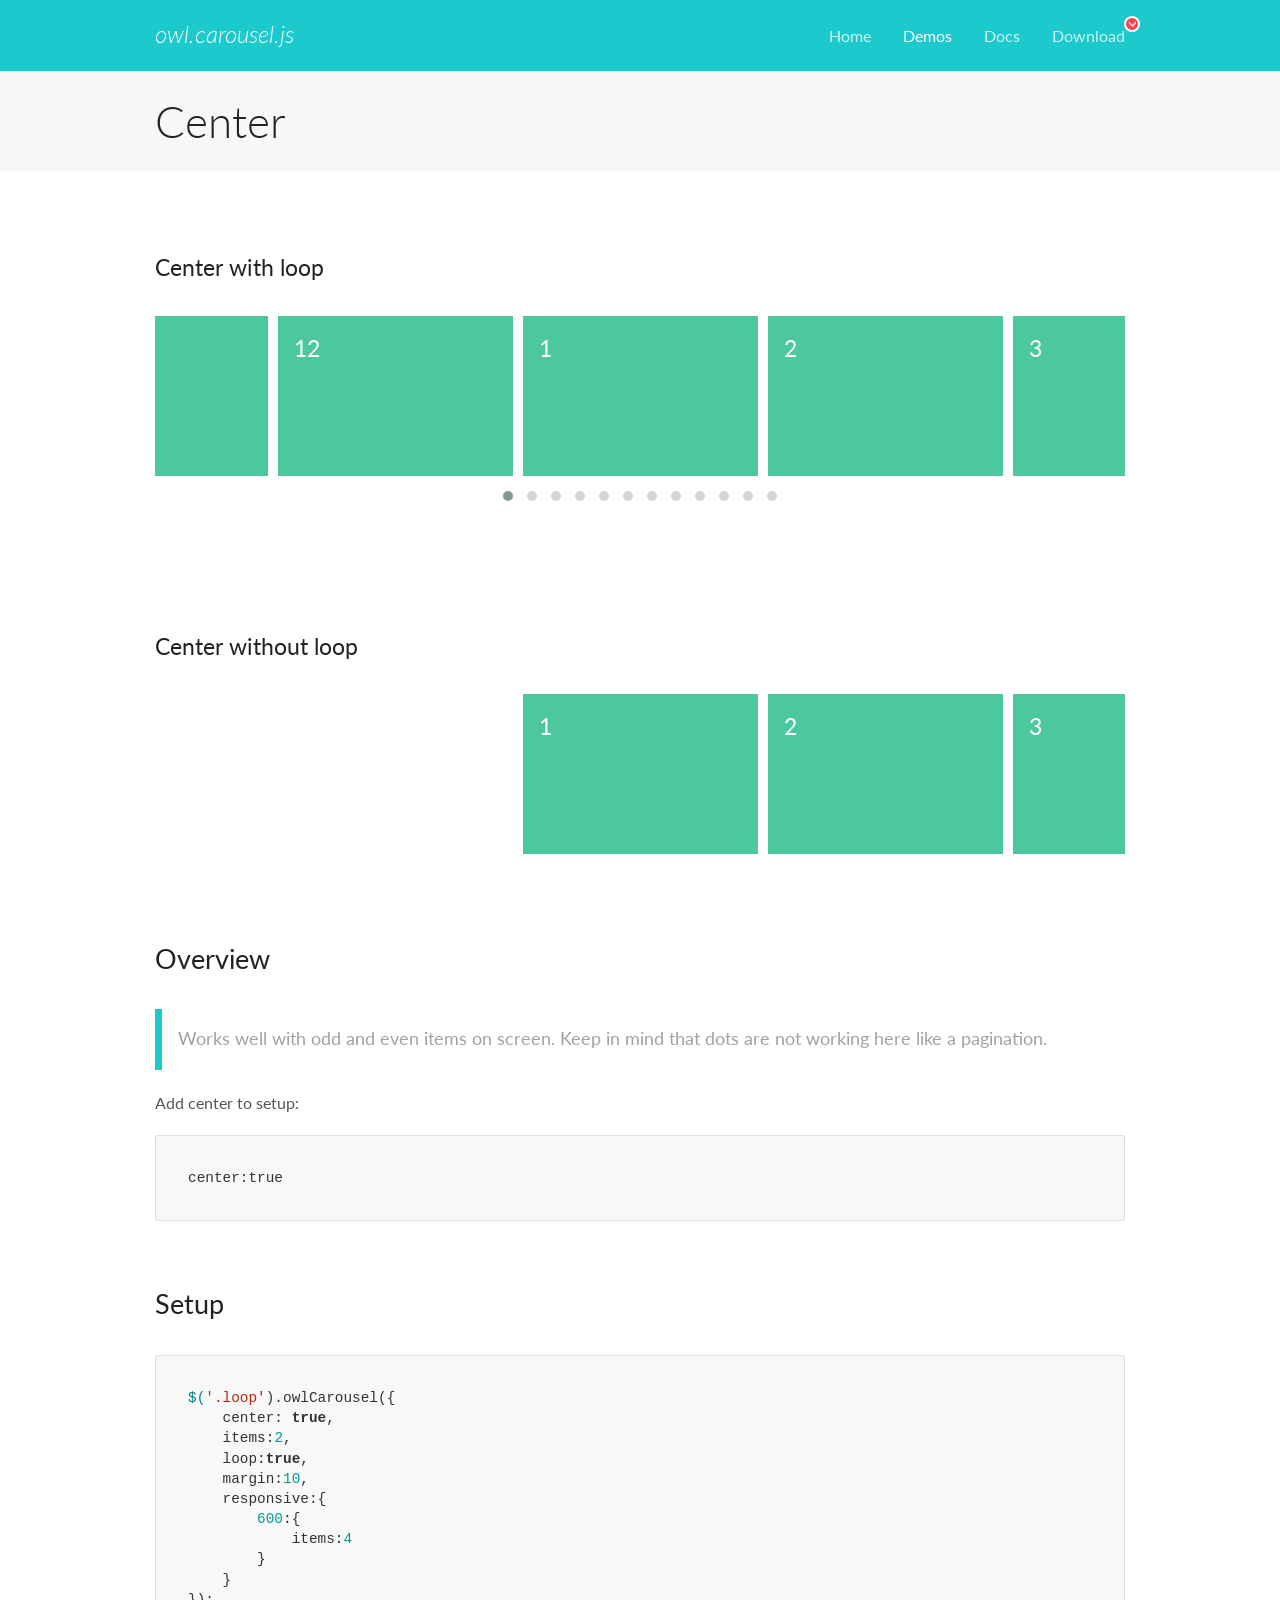
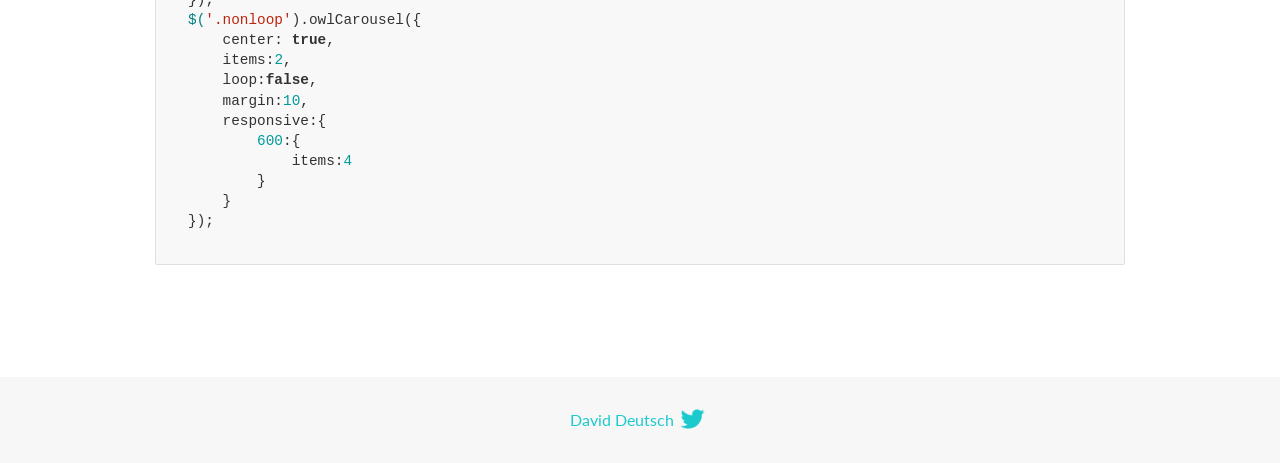
<file: vendor/owlcarousel/docs/demos/center.html>
<!DOCTYPE html>
<html lang="en">
  <head>

    <!-- head -->
    <meta charset="utf-8">
    <meta name="msapplication-tap-highlight" content="no" />
    <meta name="viewport" content="width=device-width, initial-scale=1.0" />
    <meta name="description" content="Center carousel">
    <meta name="author" content="David Deutsch">
    <title>
      Center Demo | Owl Carousel | 2.3.4
    </title>

    <!-- Stylesheets -->
    <link href='https://fonts.googleapis.com/css?family=Lato:300,400,700,400italic,300italic' rel='stylesheet' type='text/css'>
    <link rel="stylesheet" href="../assets/css/docs.theme.min.css">

    <!-- Owl Stylesheets -->
    <link rel="stylesheet" href="../assets/owlcarousel/assets/owl.carousel.min.css">
    <link rel="stylesheet" href="../assets/owlcarousel/assets/owl.theme.default.min.css">

    <!-- HTML5 shim and Respond.js IE8 support of HTML5 elements and media queries -->

    <!--[if lt IE 9]>
      <script src="https://oss.maxcdn.com/libs/html5shiv/3.7.0/html5shiv.js"></script>
      <script src="https://oss.maxcdn.com/libs/respond.js/1.3.0/respond.min.js"></script>
    <![endif]-->

    <!-- Favicons -->
    <link rel="apple-touch-icon-precomposed" sizes="144x144" href="../assets/ico/apple-touch-icon-144-precomposed.png">
    <link rel="shortcut icon" href="../assets/ico/favicon.png">
    <link rel="shortcut icon" href="favicon.ico">

    <!-- Yeah i know js should not be in header. Its required for demos.-->

    <!-- javascript -->
    <script src="../assets/vendors/jquery.min.js"></script>
    <script src="../assets/owlcarousel/owl.carousel.js"></script>
  </head>
  <body>

    <!-- header -->
    <header class="header">
      <div class="row">
        <div class="large-12 columns">
          <div class="brand left">
            <h3>
              <a href="/OwlCarousel2/">owl.carousel.js</a> 
            </h3>
          </div>
          <a id="toggle-nav" class="right">
            <span></span> <span></span> <span></span> 
          </a> 
          <div class="nav-bar">
            <ul class="clearfix">
              <li> <a href="/OwlCarousel2/index.html">Home</a>  </li>
              <li class="active">
                <a href="/OwlCarousel2/demos/demos.html">Demos</a> 
              </li>
              <li> <a href="/OwlCarousel2/docs/started-welcome.html">Docs</a>  </li>
              <li>
                <a href="https://github.com/OwlCarousel2/OwlCarousel2/archive/2.3.4.zip">Download</a> 
                <span class="download"></span> 
              </li>
            </ul>
          </div>
        </div>
      </div>
    </header>

    <!-- title -->
    <section class="title">
      <div class="row">
        <div class="large-12 columns">
          <h1>Center</h1>
        </div>
      </div>
    </section>

    <!--  Demos -->
    <section id="demos">
      <div class="row">
        <div class="large-12 columns">
          <h4 id="center-with-loop">Center with loop</h4>
          <div class="loop owl-carousel owl-theme">
            <div class="item">
              <h4>1</h4>
            </div>
            <div class="item">
              <h4>2</h4>
            </div>
            <div class="item">
              <h4>3</h4>
            </div>
            <div class="item">
              <h4>4</h4>
            </div>
            <div class="item">
              <h4>5</h4>
            </div>
            <div class="item">
              <h4>6</h4>
            </div>
            <div class="item">
              <h4>7</h4>
            </div>
            <div class="item">
              <h4>8</h4>
            </div>
            <div class="item">
              <h4>9</h4>
            </div>
            <div class="item">
              <h4>10</h4>
            </div>
            <div class="item">
              <h4>11</h4>
            </div>
            <div class="item">
              <h4>12</h4>
            </div>
          </div>
          <br>
          <h4 id="center-without-loop">Center without loop</h4>
          <div class="nonloop owl-carousel">
            <div class="item">
              <h4>1</h4>
            </div>
            <div class="item">
              <h4>2</h4>
            </div>
            <div class="item">
              <h4>3</h4>
            </div>
            <div class="item">
              <h4>4</h4>
            </div>
            <div class="item">
              <h4>5</h4>
            </div>
            <div class="item">
              <h4>6</h4>
            </div>
            <div class="item">
              <h4>7</h4>
            </div>
            <div class="item">
              <h4>8</h4>
            </div>
            <div class="item">
              <h4>9</h4>
            </div>
            <div class="item">
              <h4>10</h4>
            </div>
            <div class="item">
              <h4>11</h4>
            </div>
            <div class="item">
              <h4>12</h4>
            </div>
          </div>
          <h3 id="overview">Overview</h3>
          <blockquote>
            <p>Works well with odd and even items on screen. Keep in mind that dots are not working here like a pagination.</p>
          </blockquote>
          <p>Add center to setup:</p>
          <pre><code>center:true</code></pre>
          <h3 id="setup">Setup</h3>
          <pre><code>$(&#39;.loop&#39;).owlCarousel({
    center: true,
    items:2,
    loop:true,
    margin:10,
    responsive:{
        600:{
            items:4
        }
    }
});
$(&#39;.nonloop&#39;).owlCarousel({
    center: true,
    items:2,
    loop:false,
    margin:10,
    responsive:{
        600:{
            items:4
        }
    }
});</code></pre>
          <script>
            jQuery(document).ready(function($) {
              $('.loop').owlCarousel({
                center: true,
                items: 2,
                loop: true,
                margin: 10,
                responsive: {
                  600: {
                    items: 4
                  }
                }
              });
              $('.nonloop').owlCarousel({
                center: true,
                items: 2,
                loop: false,
                margin: 10,
                responsive: {
                  600: {
                    items: 4
                  }
                }
              });
            });
          </script>
        </div>
      </div>
    </section>

    <!-- footer -->
    <footer class="footer">
      <div class="row">
        <div class="large-12 columns">
          <h5>
            <a href="/OwlCarousel2/docs/support-contact.html">David Deutsch</a> 
            <a id="custom-tweet-button" href="https://twitter.com/share?url=https://github.com/OwlCarousel2/OwlCarousel2&text=Owl Carousel - This is so awesome! " target="_blank"></a> 
          </h5>
        </div>
      </div>
    </footer>

    <!-- vendors -->
    <script src="../assets/vendors/highlight.js"></script>
    <script src="../assets/js/app.js"></script>
  </body>
</html>
</file>
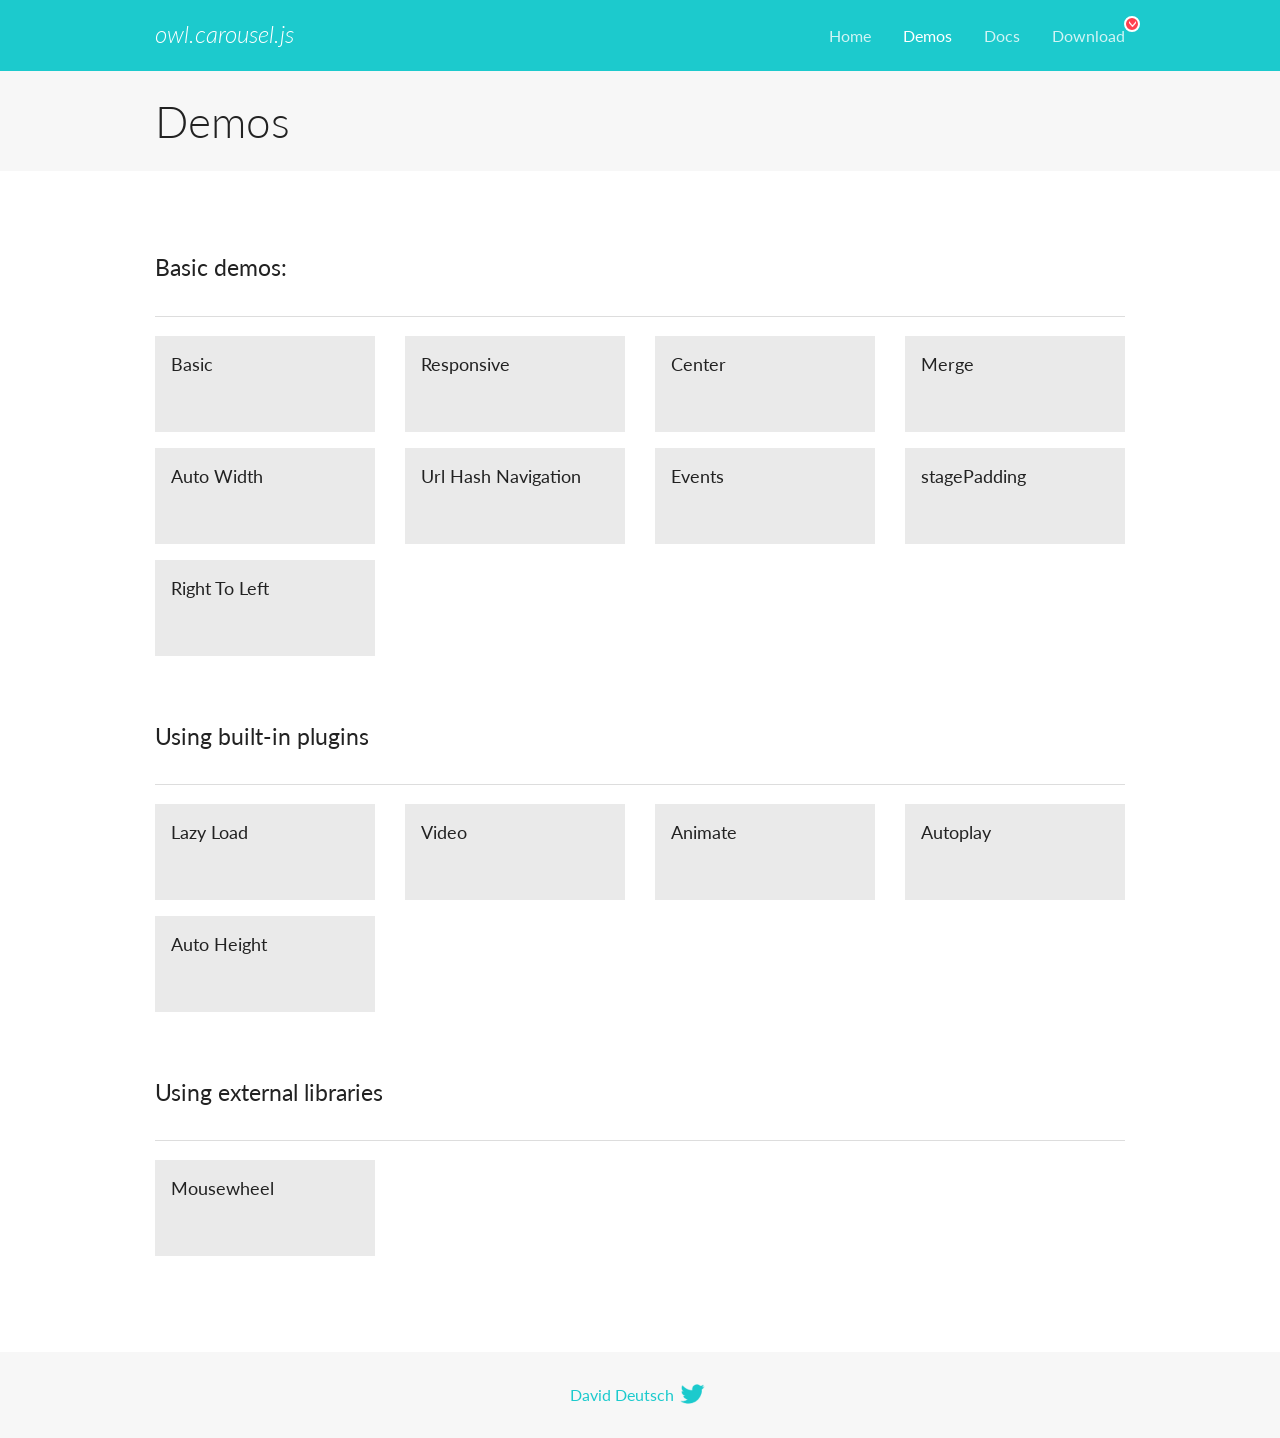
<file: vendor/owlcarousel/docs/demos/demos.html>
<!DOCTYPE html>
<html lang="en">
  <head>

    <!-- head -->
    <meta charset="utf-8">
    <meta name="msapplication-tap-highlight" content="no" />
    <meta name="viewport" content="width=device-width, initial-scale=1.0" />
    <meta name="description" content="A list of Owl Carousel examples.">
    <meta name="author" content="David Deutsch">
    <title>
      Demos | Owl Carousel | 2.3.4
    </title>

    <!-- Stylesheets -->
    <link href='https://fonts.googleapis.com/css?family=Lato:300,400,700,400italic,300italic' rel='stylesheet' type='text/css'>
    <link rel="stylesheet" href="../assets/css/docs.theme.min.css">

    <!-- Owl Stylesheets -->
    <link rel="stylesheet" href="../assets/owlcarousel/assets/owl.carousel.min.css">
    <link rel="stylesheet" href="../assets/owlcarousel/assets/owl.theme.default.min.css">

    <!-- HTML5 shim and Respond.js IE8 support of HTML5 elements and media queries -->

    <!--[if lt IE 9]>
      <script src="https://oss.maxcdn.com/libs/html5shiv/3.7.0/html5shiv.js"></script>
      <script src="https://oss.maxcdn.com/libs/respond.js/1.3.0/respond.min.js"></script>
    <![endif]-->

    <!-- Favicons -->
    <link rel="apple-touch-icon-precomposed" sizes="144x144" href="../assets/ico/apple-touch-icon-144-precomposed.png">
    <link rel="shortcut icon" href="../assets/ico/favicon.png">
    <link rel="shortcut icon" href="favicon.ico">

    <!-- Yeah i know js should not be in header. Its required for demos.-->

    <!-- javascript -->
    <script src="../assets/vendors/jquery.min.js"></script>
    <script src="../assets/owlcarousel/owl.carousel.js"></script>
  </head>
  <body>

    <!-- header -->
    <header class="header">
      <div class="row">
        <div class="large-12 columns">
          <div class="brand left">
            <h3>
              <a href="/OwlCarousel2/">owl.carousel.js</a> 
            </h3>
          </div>
          <a id="toggle-nav" class="right">
            <span></span> <span></span> <span></span> 
          </a> 
          <div class="nav-bar">
            <ul class="clearfix">
              <li> <a href="/OwlCarousel2/index.html">Home</a>  </li>
              <li class="active">
                <a href="/OwlCarousel2/demos/demos.html">Demos</a> 
              </li>
              <li> <a href="/OwlCarousel2/docs/started-welcome.html">Docs</a>  </li>
              <li>
                <a href="https://github.com/OwlCarousel2/OwlCarousel2/archive/2.3.4.zip">Download</a> 
                <span class="download"></span> 
              </li>
            </ul>
          </div>
        </div>
      </div>
    </header>

    <!-- title -->
    <section class="title">
      <div class="row">
        <div class="large-12 columns">
          <h1>Demos</h1>
        </div>
      </div>
    </section>

    <!--  Demos -->
    <section id="demos">
      <div class="row">
        <div class="large-12 columns">
          <h4 id="basic-demos-">Basic demos:</h4>
          <hr>
          <div class="demo-list">
            <div class="row">
              <div class="small-6 medium-4 large-3 columns">
                <a href="basic.html" class="demo-block">
                  <h5>Basic </h5>
                </a> 
              </div>
              <div class="small-6 medium-4 large-3 columns">
                <a href="responsive.html" class="demo-block">
                  <h5>Responsive </h5>
                </a> 
              </div>
              <div class="small-6 medium-4 large-3 columns">
                <a href="center.html" class="demo-block">
                  <h5>Center </h5>
                </a> 
              </div>
              <div class="small-6 medium-4 large-3 columns">
                <a href="merge.html" class="demo-block">
                  <h5>Merge </h5>
                </a> 
              </div>
              <div class="small-6 medium-4 large-3 columns">
                <a href="autowidth.html" class="demo-block">
                  <h5>Auto Width </h5>
                </a> 
              </div>
              <div class="small-6 medium-4 large-3 columns">
                <a href="urlhashnav.html" class="demo-block">
                  <h5>Url Hash Navigation </h5>
                </a> 
              </div>
              <div class="small-6 medium-4 large-3 columns">
                <a href="events.html" class="demo-block">
                  <h5>Events </h5>
                </a> 
              </div>
              <div class="small-6 medium-4 large-3 columns">
                <a href="stagepadding.html" class="demo-block">
                  <h5>stagePadding </h5>
                </a> 
              </div>
              <div class="small-6 medium-4 large-3 columns">
                <a href="rtl.html" class="demo-block">
                  <h5>Right To Left </h5>
                </a> 
              </div>
            </div>
          </div>
          <h4 id="using-built-in-plugins">Using built-in plugins</h4>
          <hr>
          <div class="demo-list">
            <div class="row">
              <div class="small-6 medium-4 large-3 columns">
                <a href="lazyLoad.html" class="demo-block">
                  <h5>Lazy Load </h5>
                </a> 
              </div>
              <div class="small-6 medium-4 large-3 columns">
                <a href="video.html" class="demo-block">
                  <h5>Video </h5>
                </a> 
              </div>
              <div class="small-6 medium-4 large-3 columns">
                <a href="animate.html" class="demo-block">
                  <h5>Animate </h5>
                </a> 
              </div>
              <div class="small-6 medium-4 large-3 columns">
                <a href="autoplay.html" class="demo-block">
                  <h5>Autoplay </h5>
                </a> 
              </div>
              <div class="small-6 medium-4 large-3 columns">
                <a href="autoheight.html" class="demo-block">
                  <h5>Auto Height </h5>
                </a> 
              </div>
            </div>
          </div>
          <h4 id="using-external-libraries">Using external libraries</h4>
          <hr>
          <div class="demo-list">
            <div class="row">
              <div class="small-6 medium-4 large-3 columns">
                <a href="mousewheel.html" class="demo-block">
                  <h5>Mousewheel </h5>
                </a> 
              </div>
            </div>
          </div>
        </div>
      </div>
    </section>

    <!-- footer -->
    <footer class="footer">
      <div class="row">
        <div class="large-12 columns">
          <h5>
            <a href="/OwlCarousel2/docs/support-contact.html">David Deutsch</a> 
            <a id="custom-tweet-button" href="https://twitter.com/share?url=https://github.com/OwlCarousel2/OwlCarousel2&text=Owl Carousel - This is so awesome! " target="_blank"></a> 
          </h5>
        </div>
      </div>
    </footer>

    <!-- vendors -->
    <script src="../assets/vendors/highlight.js"></script>
    <script src="../assets/js/app.js"></script>
  </body>
</html>
</file>
